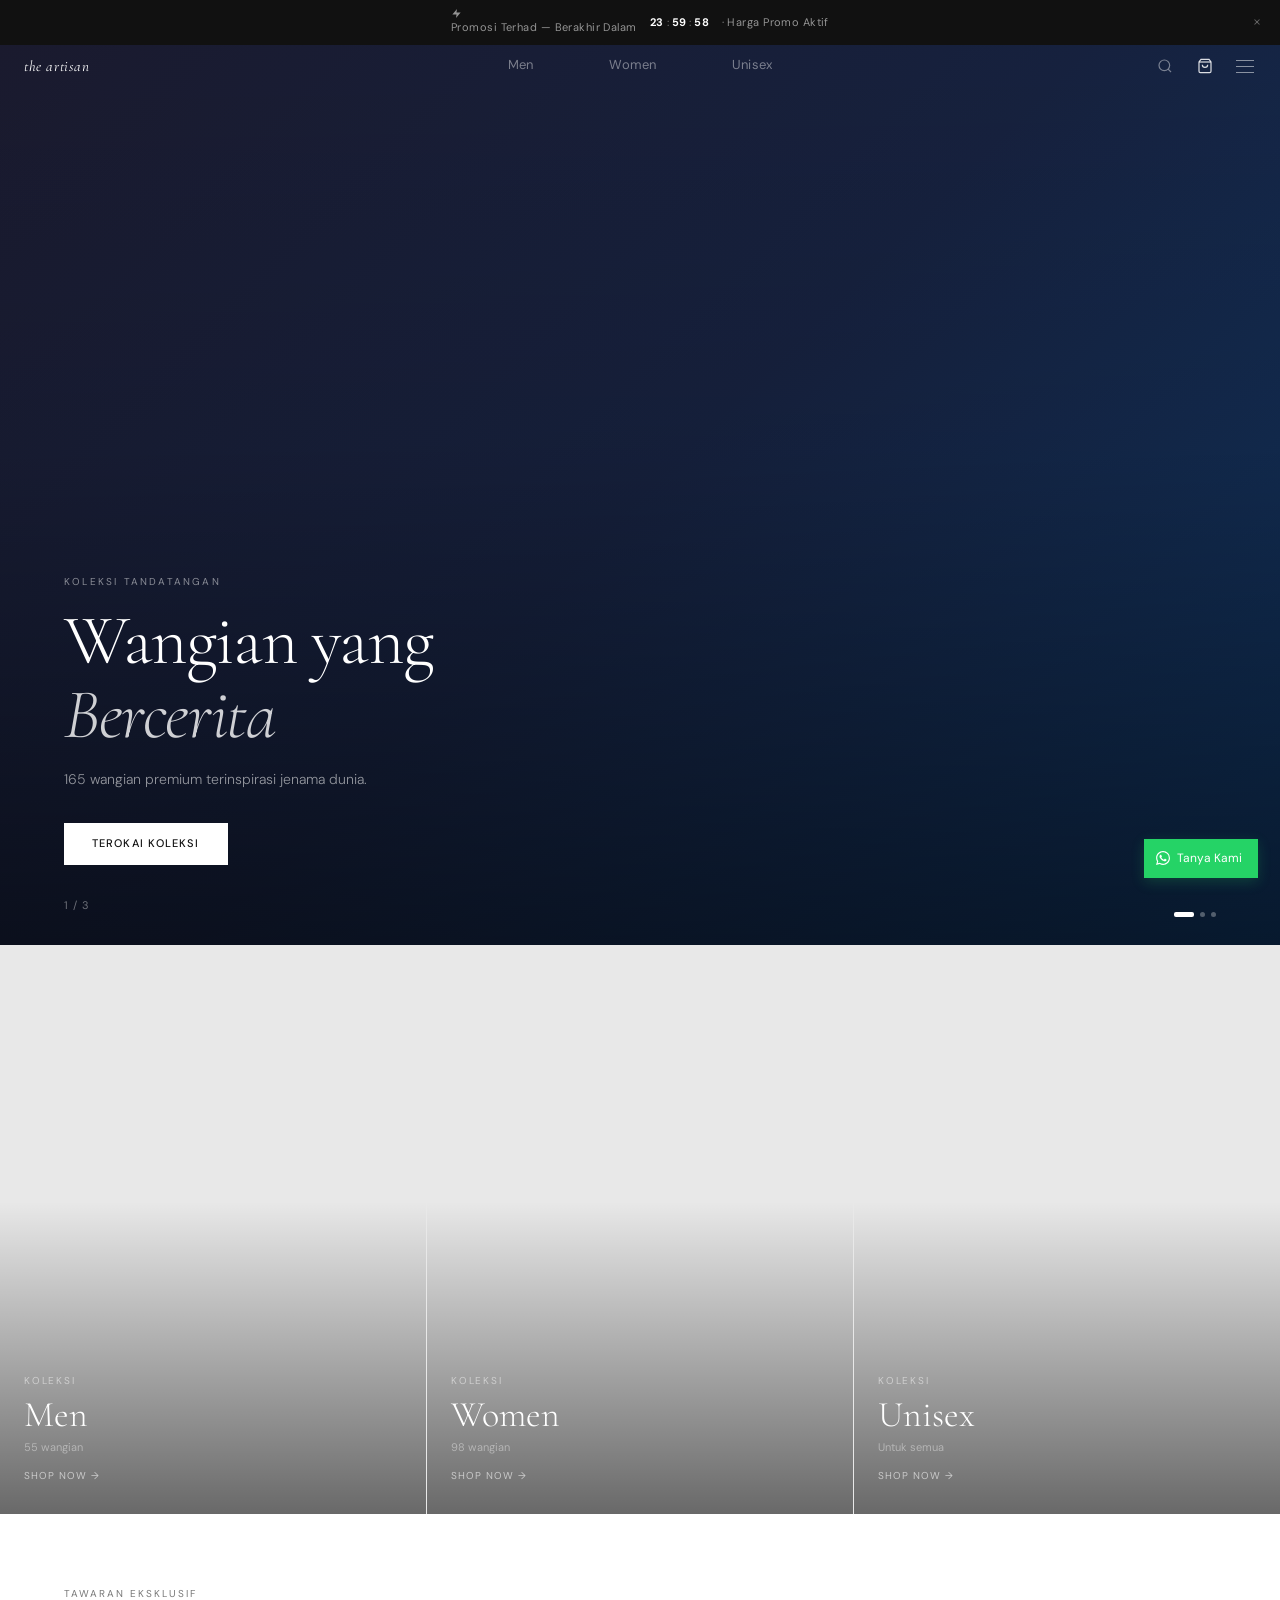
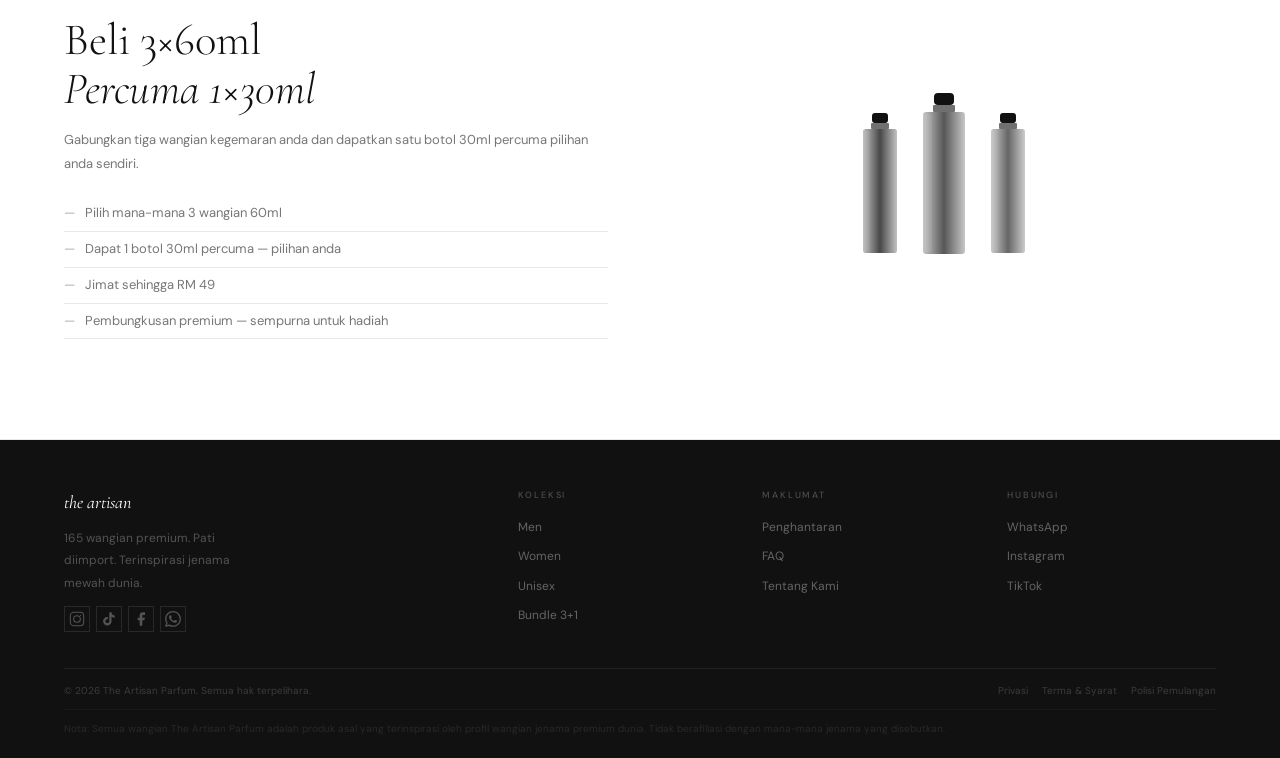
<file: index.html>
<!DOCTYPE html>
<html lang="ms">
<head>
<meta charset="UTF-8">
<meta name="viewport" content="width=device-width, initial-scale=1.0">
<title>The Artisan Parfum</title>
<meta name="description" content="165 wangian premium terinspirasi jenama dunia. 10ml RM25 · 30ml RM49 · 60ml RM79.">
<link rel="icon" href="data:image/svg+xml,<svg xmlns='http://www.w3.org/2000/svg' viewBox='0 0 64 64'><rect width='64' height='64' fill='%23111'/><text x='32' y='46' text-anchor='middle' font-size='38' font-family='Georgia,serif' fill='%23fff'>a</text></svg>">
<link rel="preconnect" href="https://fonts.googleapis.com">
<link rel="preconnect" href="https://fonts.gstatic.com" crossorigin>
<link href="https://fonts.googleapis.com/css2?family=Cormorant+Garamond:ital,wght@0,300;0,400;1,300;1,400&family=DM+Sans:opsz,wght@9..40,300;9..40,400;9..40,500&display=swap" rel="stylesheet">
<link rel="stylesheet" href="css/style_koleksi.css">

</head>
  <style>
    html {
    scroll-behavior: smooth;
}
#collection {
    scroll-margin-top: 80px;
}
  </style>
<body>

<!-- ANNOUNCEMENT BAR -->
<div id="ann">
  <span class="ann-txt">
    <svg width="11" height="11" viewBox="0 0 24 24" fill="currentColor" style="vertical-align:middle;margin-right:4px"><path d="M13 2L3 14h9l-1 8 10-12h-9l1-8z"/></svg>
    Promosi Terhad — Berakhir Dalam
  </span>
  <div class="ann-cd">
    <b id="cdH">23</b><span class="ann-sep">:</span><b id="cdM">59</b><span class="ann-sep">:</span><b id="cdS">47</b>
  </div>
  <span class="ann-txt">· Harga Promo Aktif</span>
  <button id="ann-close" aria-label="Tutup">
    <svg width="10" height="10" viewBox="0 0 24 24" fill="none" stroke="currentColor" stroke-width="2.5"><line x1="18" y1="6" x2="6" y2="18"/><line x1="6" y1="6" x2="18" y2="18"/></svg>
  </button>
</div>

<!-- NAV -->
<nav id="main-nav">
  <a href="index.html" class="nav-logo">the artisan</a>
  <div class="nav-center">
    <ul class="nav-center-links">
      <li><a href="koleksi.html?gender=m" id="nav-men">Men</a></li>
      <li><a href="koleksi.html?gender=w" id="nav-women">Women</a></li>
      <li><a href="koleksi.html?gender=u" id="nav-unisex">Unisex</a></li>
    </ul>
  </div>
  <div class="nav-right">
    <button class="nav-icon" id="nav-search-btn" aria-label="Cari">
      <svg width="16" height="16" viewBox="0 0 24 24" fill="none" stroke="currentColor" stroke-width="1.8"><circle cx="11" cy="11" r="8"/><line x1="21" y1="21" x2="16.65" y2="16.65"/></svg>
    </button>
    <button class="nav-icon" id="nav-cart-btn" aria-label="Troli" style="position:relative">
      <svg width="16" height="16" viewBox="0 0 24 24" fill="none" stroke="currentColor" stroke-width="1.8"><path d="M6 2L3 6v14a2 2 0 002 2h14a2 2 0 002-2V6l-3-4z"/><line x1="3" y1="6" x2="21" y2="6"/><path d="M16 10a4 4 0 01-8 0"/></svg>
      <i class="nav-cart-badge" id="nav-badge">0</i>
    </button>
    <button class="hamburger" id="hamburger" aria-label="Menu" aria-expanded="false">
      <span></span><span></span><span></span>
    </button>
  </div>
</nav>

<!-- SEARCH BAR -->
<div class="nav-search-bar" id="nav-search-bar">
  <div class="nav-search-inner">
    <svg width="15" height="15" viewBox="0 0 24 24" fill="none" stroke="currentColor" stroke-width="2"><circle cx="11" cy="11" r="8"/><line x1="21" y1="21" x2="16.65" y2="16.65"/></svg>
    <input type="text" id="nav-search-input" placeholder="Cari wangian..." autocomplete="off">
    <button onclick="closeNavSearch()" aria-label="Tutup">
      <svg width="15" height="15" viewBox="0 0 24 24" fill="none" stroke="currentColor" stroke-width="2"><line x1="18" y1="6" x2="6" y2="18"/><line x1="6" y1="6" x2="18" y2="18"/></svg>
    </button>
  </div>
</div>

<!-- MEGA MENU  -->
<div class="mega-overlay" id="mega-overlay">
  <div class="mega-inner">
    <div class="mega-tabs">
      <button class="mega-tab active" id="mtab-m" onclick="switchMegaTab('m')">Men</button>
      <button class="mega-tab" id="mtab-w" onclick="switchMegaTab('w')">Women</button>
      <button class="mega-tab" id="mtab-u" onclick="switchMegaTab('u')">Unisex</button>
    </div>
    <div class="mega-search-wrap">
      <svg width="16" height="16" viewBox="0 0 24 24" fill="none" stroke="currentColor" stroke-width="1.8"><circle cx="11" cy="11" r="8"/><line x1="21" y1="21" x2="16.65" y2="16.65"/></svg>
      <input class="mega-search-input" placeholder="Cari wangian..." id="mega-search-input"
        onkeydown="if(event.key==='Enter'){ const q=this.value.trim(); if(q) window.location.href='koleksi.html?q='+encodeURIComponent(q); }">
    </div>
    <!-- Dynamically populated from scent_families Supabase table -->
    <div class="mega-grid" id="mgrid-m"></div>
    <div class="mega-grid hidden" id="mgrid-w"></div>
    <div class="mega-grid hidden" id="mgrid-u"></div>
    <div class="mega-footer-links">
      <a href="tentang.html" onclick="closeMegaMenu()">Tentang Kami</a>
      <a href="faq.html" onclick="closeMegaMenu()">FAQ</a>
      <a href="#shipping" onclick="closeMegaMenu()">Penghantaran</a>
      <a href="https://wa.me/601159003985" target="_blank">WhatsApp</a>
    </div>
  </div>
</div>

<!-- HERO CAROUSEL -->
<section class="hero-carousel" id="top">
  <div class="hc-track" id="hc-track">
    <div class="hc-slide">
      <div class="hc-bg" style="background:linear-gradient(135deg,#1a1a2e 0%,#16213e 50%,#0f3460 100%)"></div>
      <div class="hc-content">
        <div class="hc-eyebrow">Koleksi Tandatangan</div>
        <h1 class="hc-title">Wangian yang<br><em>Bercerita</em></h1>
        <p class="hc-desc">165 wangian premium terinspirasi jenama dunia.</p>
        <a href="#collection" class="hc-btn" onclick="event.preventDefault(); document.getElementById('collection').scrollIntoView({behavior: 'smooth'});">Terokai Koleksi</a>
      </div>
    </div>
    <div class="hc-slide">
      <div class="hc-bg" style="background:linear-gradient(135deg,#111 0%,#222 50%,#111 100%)"></div>
      <div class="hc-content">
        <div class="hc-eyebrow">Untuk Lelaki</div>
        <h1 class="hc-title">55 Wangian<br><em>Maskulin</em></h1>
        <p class="hc-desc">Dari woody smoky hingga fresh aquatic.</p>
        <a href="#collection" class="hc-btn" onclick="event.preventDefault(); document.getElementById('collection').scrollIntoView({behavior: 'smooth'});">Lihat Koleksi Men</a>
      </div>
    </div>
    <div class="hc-slide">
      <div class="hc-bg" style="background:linear-gradient(135deg,#1c1c1e 0%,#2c2c2e 50%,#1c1c1e 100%)"></div>
      <div class="hc-content">
        <div class="hc-eyebrow">Untuk Wanita</div>
        <h1 class="hc-title">98 Wangian<br><em>Feminin</em></h1>
        <p class="hc-desc">Floral intim, oriental hangat, fresh ringan.</p>
        <a href="#collection" class="hc-btn hc-btn--ghost" onclick="event.preventDefault(); document.getElementById('collection').scrollIntoView({behavior: 'smooth'});">Lihat Koleksi Women</a>
      </div>
    </div>
  </div>
  <div class="hc-dots" id="hc-dots">
    <button class="hc-dot active" onclick="hcGoTo(0)"></button>
    <button class="hc-dot" onclick="hcGoTo(1)"></button>
    <button class="hc-dot" onclick="hcGoTo(2)"></button>
  </div>
  <div class="hc-counter"><span id="hc-current">1</span> / <span id="hc-total">3</span></div>
</section>

<!-- ENTRY GRID — populated dynamically from gender_categories table -->
<section class="entry-grid" id="collection">
  <div class="entry-card" id="entry-m" data-gender="m" style="cursor:pointer">
    <div class="entry-card-bg"></div>
    <div class="entry-card-info">
      <div class="entry-card-label">Koleksi</div>
      <div class="entry-card-title">Men</div>
      <div class="entry-card-count" id="entry-m-count">55 wangian</div>
      <div class="entry-card-arrow">Shop Now →</div>
    </div>
  </div>
  <div class="entry-card" id="entry-w" data-gender="w" style="cursor:pointer">
    <div class="entry-card-bg"></div>
    <div class="entry-card-info">
      <div class="entry-card-label">Koleksi</div>
      <div class="entry-card-title">Women</div>
      <div class="entry-card-count" id="entry-w-count">98 wangian</div>
      <div class="entry-card-arrow">Shop Now →</div>
    </div>
  </div>
  <div class="entry-card" id="entry-u" data-gender="u" style="cursor:pointer">
    <div class="entry-card-bg"></div>
    <div class="entry-card-info">
      <div class="entry-card-label">Koleksi</div>
      <div class="entry-card-title">Unisex</div>
      <div class="entry-card-count" id="entry-u-count">Untuk semua</div>
      <div class="entry-card-arrow">Shop Now →</div>
    </div>
  </div>
</section>

<!-- BUNDLE BANNER -->
<section class="bundle-banner reveal" id="bundle">
  <div>
    <div class="bundle-label">Tawaran Eksklusif</div>
    <h2>Beli 3×60ml<br><em>Percuma 1×30ml</em></h2>
    <p class="bundle-body">Gabungkan tiga wangian kegemaran anda dan dapatkan satu botol 30ml percuma pilihan anda sendiri.</p>
    <ul class="bundle-perks">
      <li>Pilih mana-mana 3 wangian 60ml</li>
      <li>Dapat 1 botol 30ml percuma — pilihan anda</li>
      <li>Jimat sehingga RM 49</li>
      <li>Pembungkusan premium — sempurna untuk hadiah</li>
    </ul>
    <!--<a href="" class="btn-primary">Terokai Koleksi 60ml →</a>-->
  </div>
  <div class="bundle-visual-side">
    <div class="bundle-bottles">
      <svg width="48" height="148" viewBox="0 0 48 148" fill="none"><defs><linearGradient id="bv1" x1="0" y1="0" x2="1" y2="0"><stop offset="0%" stop-color="#333" stop-opacity=".3"/><stop offset="50%" stop-color="#333" stop-opacity=".9"/><stop offset="100%" stop-color="#333" stop-opacity=".3"/></linearGradient></defs><rect x="16" y="0" width="16" height="10" rx="3" fill="#111"/><rect x="15" y="10" width="18" height="6" rx="1" fill="#111" opacity=".6"/><rect x="7" y="16" width="34" height="124" rx="2.5" fill="url(#bv1)"/><rect x="9" y="18" width="5" height="120" rx="1" fill="rgba(255,255,255,.06)"/></svg>
      <svg width="60" height="168" viewBox="0 0 60 168" fill="none"><defs><linearGradient id="bv2" x1="0" y1="0" x2="1" y2="0"><stop offset="0%" stop-color="#444" stop-opacity=".3"/><stop offset="50%" stop-color="#444" stop-opacity=".9"/><stop offset="100%" stop-color="#444" stop-opacity=".3"/></linearGradient></defs><rect x="20" y="0" width="20" height="12" rx="4" fill="#111"/><rect x="19" y="12" width="22" height="7" rx="1" fill="#111" opacity=".6"/><rect x="9" y="19" width="42" height="142" rx="3" fill="url(#bv2)"/><rect x="11" y="21" width="7" height="138" rx="1.5" fill="rgba(255,255,255,.06)"/></svg>
      <svg width="48" height="148" viewBox="0 0 48 148" fill="none"><defs><linearGradient id="bv3" x1="0" y1="0" x2="1" y2="0"><stop offset="0%" stop-color="#555" stop-opacity=".3"/><stop offset="50%" stop-color="#555" stop-opacity=".9"/><stop offset="100%" stop-color="#555" stop-opacity=".3"/></linearGradient></defs><rect x="16" y="0" width="16" height="10" rx="3" fill="#111"/><rect x="15" y="10" width="18" height="6" rx="1" fill="#111" opacity=".6"/><rect x="7" y="16" width="34" height="124" rx="2.5" fill="url(#bv3)"/><rect x="9" y="18" width="5" height="120" rx="1" fill="rgba(255,255,255,.06)"/></svg>
    </div>
  </div>
</section>

<!-- FOOTER -->
<footer>
  <div class="footer-grid">
    <div>
      <a href="#top" class="footer-brand">the artisan</a>
      <p class="footer-about">165 wangian premium. Pati diimport. Terinspirasi jenama mewah dunia.</p>
      <div class="footer-socials">
        <a href="#" class="footer-social" aria-label="Instagram">
          <svg width="16" height="16" viewBox="0 0 24 24" fill="none" stroke="currentColor" stroke-width="1.6"><rect x="2" y="2" width="20" height="20" rx="5"/><circle cx="12" cy="12" r="5"/><circle cx="17.5" cy="6.5" r="1" fill="currentColor" stroke="none"/></svg>
        </a>
        <a href="#" class="footer-social" aria-label="TikTok">
          <svg width="16" height="16" viewBox="0 0 24 24" fill="currentColor"><path d="M19.59 6.69a4.83 4.83 0 01-3.77-4.25V2h-3.45v13.67a2.89 2.89 0 01-2.88 2.5 2.89 2.89 0 01-2.89-2.89 2.89 2.89 0 012.89-2.89c.28 0 .54.04.79.1V9.01a6.34 6.34 0 00-.79-.05 6.34 6.34 0 00-6.34 6.34 6.34 6.34 0 006.34 6.34 6.34 6.34 0 006.33-6.34V8.69a8.18 8.18 0 004.78 1.52V6.76a4.85 4.85 0 01-1.01-.07z"/></svg>
        </a>
        <a href="#" class="footer-social" aria-label="Facebook">
          <svg width="16" height="16" viewBox="0 0 24 24" fill="currentColor"><path d="M18 2h-3a5 5 0 00-5 5v3H7v4h3v8h4v-8h3l1-4h-4V7a1 1 0 011-1h3z"/></svg>
        </a>
        <a href="https://wa.me/601159003985" class="footer-social" target="_blank" rel="noopener" aria-label="WhatsApp">
          <svg width="16" height="16" viewBox="0 0 24 24" fill="currentColor"><path d="M17.472 14.382c-.297-.149-1.758-.867-2.03-.967-.273-.099-.471-.148-.67.15-.197.297-.767.966-.94 1.164-.173.199-.347.223-.644.075-.297-.15-1.255-.463-2.39-1.475-.883-.788-1.48-1.761-1.653-2.059-.173-.297-.018-.458.13-.606.134-.133.298-.347.446-.52.149-.174.198-.298.298-.497.099-.198.05-.371-.025-.52-.075-.149-.669-1.612-.916-2.207-.242-.579-.487-.5-.669-.51-.173-.008-.371-.01-.57-.01-.198 0-.52.074-.792.372-.272.297-1.04 1.016-1.04 2.479 0 1.462 1.065 2.875 1.213 3.074.149.198 2.096 3.2 5.077 4.487.709.306 1.262.489 1.694.625.712.227 1.36.195 1.871.118.571-.085 1.758-.719 2.006-1.413.248-.694.248-1.289.173-1.413-.074-.124-.272-.198-.57-.347m-5.421 7.403h-.004a9.87 9.87 0 01-5.031-1.378l-.361-.214-3.741.982.998-3.648-.235-.374a9.86 9.86 0 01-1.51-5.26c.001-5.45 4.436-9.884 9.888-9.884 2.64 0 5.122 1.03 6.988 2.898a9.825 9.825 0 012.893 6.994c-.003 5.45-4.437 9.884-9.885 9.884m8.413-18.297A11.815 11.815 0 0012.05 0C5.495 0 .16 5.335.157 11.892c0 2.096.547 4.142 1.588 5.945L.057 24l6.305-1.654a11.882 11.882 0 005.683 1.448h.005c6.554 0 11.89-5.335 11.893-11.893a11.821 11.821 0 00-3.48-8.413Z"/></svg>
        </a>
      </div>
    </div>
    <div class="footer-col">
      <h5>Koleksi</h5>
      <ul>
        <li><a href="">Men</a></li>
        <li><a href="">Women</a></li>
        <li><a href="">Unisex</a></li>
        <li><a href="#bundle">Bundle 3+1</a></li>
      </ul>
    </div>
    <div class="footer-col">
      <h5>Maklumat</h5>
      <ul>
        <li><a href="#shipping">Penghantaran</a></li>
        <li><a href="faq.html">FAQ</a></li>
        <li><a href="tentang.html">Tentang Kami</a></li>
      </ul>
    </div>
    <div class="footer-col">
      <h5>Hubungi</h5>
      <ul>
        <li><a href="https://wa.me/601159003985" target="_blank">WhatsApp</a></li>
        <li><a href="#">Instagram</a></li>
        <li><a href="#">TikTok</a></li>
      </ul>
    </div>
  </div>
  <div class="footer-bottom">
    <p class="footer-copy">© 2026 The Artisan Parfum. Semua hak terpelihara.</p>
    <div class="footer-legal">
      <a href="#">Privasi</a>
      <a href="#">Terma & Syarat</a>
      <a href="#">Polisi Pemulangan</a>
    </div>
  </div>
  <p class="footer-disclaimer">Nota: Semua wangian The Artisan Parfum adalah produk asal yang terinspirasi oleh profil wangian jenama premium dunia. Tidak berafiliasi dengan mana-mana jenama yang disebutkan.</p>
</footer>

<!-- ===== PRODUCT MODAL (BOTTOM SHEET) - same as koleksi.html ===== -->
<div class="pm-overlay" id="pm-overlay" onclick="if(event.target===this) closeProductModal()">
  <div class="pm-sheet" id="pm-sheet">
    <button class="pm-close" onclick="closeProductModal()" aria-label="Tutup">
      <svg width="12" height="12" viewBox="0 0 24 24" fill="none" stroke="currentColor" stroke-width="2.5"><line x1="18" y1="6" x2="6" y2="18"/><line x1="6" y1="6" x2="18" y2="18"/></svg>
    </button>

    <!-- HEADER -->
   <div class="pm-header" style="display: flex; align-items: flex-start; gap: 20px;">

     <div class="pm-header-bottle" id="pm-bottle-wrap" style="
    width: 100px; 
    height: 140px; 
    display: flex; 
    align-items: center; 
    justify-content: center; 
    flex-shrink: 0;
  ">

    <img src="images/perfume-bottle.png" alt="bottle" style="
      height: 80px; 
      width: auto; 
      object-fit: contain; 
      background-color: black;
    ">
  </div>

  <div class="pm-header-info">
    <p class="pm-insp" id="pm-insp-text"></p>
    <p class="pm-insp-detail" id="pm-insp-detail" style="font-size:11px;color:#aaa;margin:-8px 0 8px 0"></p>
    <h2 class="pm-name" id="pm-name-text"></h2>
    <p class="pm-family" id="pm-family-text"></p>
    
    <div class="pm-prices">
      <span class="pm-price-from">Dari</span>
      <span class="pm-price-main" id="pm-price-main">RM —</span>
      <span class="pm-price-old" id="pm-price-old"></span>
    </div>
    
    <div class="pm-stock-info" id="pm-stock-info">
      <span class="pm-stock-dot" id="pm-stock-dot"></span>
      <span id="pm-stock-text"></span>
    </div>
  </div>
</div>

    <!-- SCENT VARIATIONS -->
    <div class="pm-section" id="pm-scents-section">
      <div class="pm-section-label">Pilih Wangian</div>
      <div class="scent-variations" id="pm-scents-wrap"></div>
    </div>

    <!-- SIZE -->
    <div class="pm-section">
      <div class="pm-section-label">Saiz & Harga</div>
      <div class="size-options">
        <button class="size-btn" id="size-10" onclick="selectSize('10ml')">
          <span class="ml">10ml</span>
          <span class="price-now" id="sz-price-10">RM —</span>
          <span class="price-was" id="sz-was-10"></span>
        </button>
        <button class="size-btn" id="size-30" onclick="selectSize('30ml')">
          <span class="ml">30ml</span>
          <span class="price-now" id="sz-price-30">RM —</span>
          <span class="price-was" id="sz-was-30"></span>
        </button>
        <button class="size-btn" id="size-60" onclick="selectSize('60ml')">
          <span class="ml">60ml</span>
          <span class="price-now" id="sz-price-60">RM —</span>
          <span class="price-was" id="sz-was-60"></span>
        </button>
      </div>
    </div>

    <!-- QUANTITY -->
    <div class="pm-section">
      <div class="pm-section-label">Kuantiti</div>
      <div class="qty-row">
        <div class="qty-stepper">
          <button class="qty-step-btn" onclick="changeQty(-1)">−</button>
          <div class="qty-display" id="qty-display">1</div>
          <button class="qty-step-btn" onclick="changeQty(1)">+</button>
        </div>
        <span class="qty-hint" id="qty-stock-hint"></span>
      </div>
    </div>
  </div>
</div>

<!-- STICKY FOOTER -->
<div class="pm-footer" id="pm-footer" style="display:none; position:fixed; bottom:0; left:0; right:0; z-index:905;">
  <div class="pm-total-display">
    <div class="pm-total-label">Jumlah</div>
    <div class="pm-total-value" id="pm-total-display">RM —</div>
  </div>
  <button class="btn-add-to-cart-main" id="pm-add-btn" onclick="modalAddToCart()">
    + Tambah ke Troli
  </button>
</div>

<!-- CART PANEL -->
<div class="cart-overlay" id="cart-overlay" onclick="if(event.target===this) closeCart()"></div>
<aside class="cart-panel" id="cart-panel" aria-label="Troli" aria-modal="true">
  <div class="cart-header">
    <div>
      <div class="cart-header-title">Troli</div>
      <span class="cart-header-count" id="cart-count-label"></span>
    </div>
    <button class="cart-close" onclick="closeCart()" aria-label="Tutup">
      <svg width="14" height="14" viewBox="0 0 24 24" fill="none" stroke="currentColor" stroke-width="2.5"><line x1="18" y1="6" x2="6" y2="18"/><line x1="6" y1="6" x2="18" y2="18"/></svg>
    </button>
  </div>
  <div class="cart-body" id="cart-body">
    <div class="cart-empty" id="cart-empty">
      <p>Troli kosong</p>
      <span>Tambah wangian untuk mula membeli</span>
    </div>
    <div id="cart-items-list"></div>
    <div class="cart-bundle-hint" id="bundle-hint" style="display:none"></div>
    <div class="cart-countdown" id="cart-countdown" style="display:none">
      <svg width="14" height="14" viewBox="0 0 24 24" fill="none" stroke="currentColor" stroke-width="1.8"><path d="M5 22h14M5 2h14M17 22v-4.17a2 2 0 00-.59-1.42L12 12l-4.41 4.41A2 2 0 007 17.83V22M7 2v4.17a2 2 0 00.59 1.42L12 12l4.41-4.41A2 2 0 0017 6.17V2"/></svg>
      <div>
        <div class="cart-cd-label">Troli disimpan selama</div>
        <span class="cart-cd-time" id="cart-cd-display">15:00</span>
      </div>
    </div>
  </div>
  <div class="cart-footer" id="cart-footer" style="display:none">
    <div class="cart-total-row">
      <span class="cart-total-label">Jumlah</span>
      <span class="cart-total-value" id="cart-total-display">RM 0</span>
    </div>
    <div class="cart-savings" id="cart-savings-display"></div>
    <button class="btn-proceed-checkout" onclick="openOrderModal()">Teruskan ke Bayaran →</button>
   <!-- <button class="btn-whatsapp-order" onclick="sendCartViaWhatsApp()">
      <svg width="12" height="12" viewBox="0 0 24 24" fill="currentColor"><path d="M17.472 14.382c-.297-.149-1.758-.867-2.03-.967-.273-.099-.471-.148-.67.15-.197.297-.767.966-.94 1.164-.173.199-.347.223-.644.075-.297-.15-1.255-.463-2.39-1.475-.883-.788-1.48-1.761-1.653-2.059-.173-.297-.018-.458.13-.606.134-.133.298-.347.446-.52.149-.174.198-.298.298-.497.099-.198.05-.371-.025-.52-.075-.149-.669-1.612-.916-2.207-.242-.579-.487-.5-.669-.51-.173-.008-.371-.01-.57-.01-.198 0-.52.074-.792.372-.272.297-1.04 1.016-1.04 2.479 0 1.462 1.065 2.875 1.213 3.074.149.198 2.096 3.2 5.077 4.487.709.306 1.262.489 1.694.625.712.227 1.36.195 1.871.118.571-.085 1.758-.719 2.006-1.413.248-.694.248-1.289.173-1.413-.074-.124-.272-.198-.57-.347m-5.421 7.403h-.004a9.87 9.87 0 01-5.031-1.378l-.361-.214-3.741.982.998-3.648-.235-.374a9.86 9.86 0 01-1.51-5.26c.001-5.45 4.436-9.884 9.888-9.884 2.64 0 5.122 1.03 6.988 2.898a9.825 9.825 0 012.893 6.994c-.003 5.45-4.437 9.884-9.885 9.884m8.413-18.297A11.815 11.815 0 0012.05 0C5.495 0 .16 5.335.157 11.892c0 2.096.547 4.142 1.588 5.945L.057 24l6.305-1.654a11.882 11.882 0 005.683 1.448h.005c6.554 0 11.89-5.335 11.893-11.893a11.821 11.821 0 00-3.48-8.413Z"/></svg>
      Pesan via WhatsApp
    </button>-->
  </div>
</aside>

<!-- ORDER MODAL -->
<div class="modal-overlay" id="modal-overlay" onclick="if(event.target===this) closeOrderModal()" role="dialog" aria-modal="true" aria-labelledby="modal-title">
  <div class="modal-box">
    <button class="modal-close" onclick="closeOrderModal()" aria-label="Tutup">
      <svg width="14" height="14" viewBox="0 0 24 24" fill="none" stroke="currentColor" stroke-width="2.5"><line x1="18" y1="6" x2="6" y2="18"/><line x1="6" y1="6" x2="18" y2="18"/></svg>
    </button>
    <div id="modal-form">
      <div class="modal-eyebrow">Maklumat Penghantaran</div>
      <h2 class="modal-title" id="modal-title">Sahkan Pesanan</h2>
      <p class="modal-subtitle">Isi maklumat di bawah untuk meneruskan pembayaran.</p>
      <div class="order-summary" id="modal-order-summary"></div>
      <div class="form-group"><label for="field-name">Nama Penuh *</label><input type="text" id="field-name" placeholder="Nama anda" autocomplete="name"><div class="form-error" id="err-name">Nama tidak sah (minimum 3 huruf)</div></div>
      <div class="form-group"><label for="field-phone">No. Telefon *</label><input type="tel" id="field-phone" placeholder="01X-XXXXXXX" autocomplete="tel"><div class="form-error" id="err-phone">No. telefon tidak sah</div></div>
      <div class="form-group"><label for="field-email">Emel <span style="color:var(--muted)">(Opsyen)</span></label><input type="email" id="field-email" placeholder="email@contoh.com" autocomplete="email"><div class="form-error" id="err-email">Emel tidak sah</div></div>
      <div class="form-group"><label for="field-address">Alamat Penghantaran *</label><textarea id="field-address" placeholder="No. rumah, jalan, taman..." autocomplete="street-address"></textarea><div class="form-error" id="err-address">Sila masukkan alamat lengkap</div></div>
      <div class="form-row">
        <div class="form-group"><label for="field-state">Negeri *</label>
          <select id="field-state"><option value="">Pilih Negeri</option><option>Johor</option><option>Kedah</option><option>Kelantan</option><option>Melaka</option><option>Negeri Sembilan</option><option>Pahang</option><option>Perak</option><option>Perlis</option><option>Pulau Pinang</option><option>Sabah</option><option>Sarawak</option><option>Selangor</option><option>Terengganu</option><option>W.P. Kuala Lumpur</option><option>W.P. Labuan</option><option>W.P. Putrajaya</option></select>
          <div class="form-error" id="err-state">Sila pilih negeri</div></div>
        <div class="form-group"><label for="field-postcode">Poskod *</label><input type="text" id="field-postcode" placeholder="XXXXX" maxlength="5"><div class="form-error" id="err-postcode">Poskod tidak sah (5 digit)</div></div>
      </div>
      <div class="form-group"><label for="field-note">Nota (Opsyen)</label><input type="text" id="field-note" placeholder="Pilihan 30ml percuma, arahan khas..."></div>
      <div class="form-total-row">
        <span class="form-total-label">Jumlah Bayaran</span>
        <span class="form-total-value" id="modal-total-display">RM 0</span>
      </div>
      <button class="btn-submit" id="submit-btn" onclick="handleOrderSubmit()">Sahkan & Bayar via ToyyibPay →</button>
      <p class="form-security-note">
        <svg width="11" height="11" viewBox="0 0 24 24" fill="none" stroke="currentColor" stroke-width="2" style="vertical-align:middle;margin-right:3px"><rect x="3" y="11" width="18" height="11" rx="2"/><path d="M7 11V7a5 5 0 0110 0v4"/></svg>
        FPX · Kad Kredit · eWallet
      </p>
    </div>
    <div class="modal-loading" id="modal-loading"><div class="spinner"></div><p style="font-size:11px;color:var(--muted);letter-spacing:.06em">Memproses pesanan...</p></div>
    <div class="modal-success" id="modal-success">
      <div class="success-icon">
        <svg width="42" height="42" viewBox="0 0 24 24" fill="none" stroke="currentColor" stroke-width="1.5"><circle cx="12" cy="12" r="10"/><polyline points="8 12 11 15 16 9"/></svg>
      </div>
      <h3>Pesanan Dihantar!</h3>
      <p>Pasukan kami akan menghubungi anda melalui <strong>WhatsApp</strong> dalam masa 1–2 jam.<br><br>Sila semak mesej WhatsApp anda.</p>
      <div class="success-tag">selamat datang ke the artisan parfum.</div>
    </div>
  </div>
</div>

<!-- PROMO POPUP -->
<div class="promo-popup-overlay" id="promo-overlay" onclick="if(event.target===this)closePromoPopup()">
  <div class="promo-popup">
    <button class="promo-close" onclick="closePromoPopup()" aria-label="Tutup">
      <svg width="12" height="12" viewBox="0 0 24 24" fill="none" stroke="currentColor" stroke-width="2.5"><line x1="18" y1="6" x2="6" y2="18"/><line x1="6" y1="6" x2="18" y2="18"/></svg>
    </button>
    <div class="promo-popup-img" id="promo-popup-img-wrap">
      <svg viewBox="0 0 420 480" fill="none" xmlns="http://www.w3.org/2000/svg" width="100%" height="100%">
        <rect width="420" height="480" fill="#f0ede8"/>
        <defs>
          <linearGradient id="pb1" x1="0" y1="0" x2="1" y2="0"><stop offset="0%" stop-color="#333" stop-opacity=".2"/><stop offset="50%" stop-color="#333" stop-opacity=".85"/><stop offset="100%" stop-color="#333" stop-opacity=".2"/></linearGradient>
          <linearGradient id="pb2" x1="0" y1="0" x2="1" y2="0"><stop offset="0%" stop-color="#111" stop-opacity=".25"/><stop offset="50%" stop-color="#111" stop-opacity=".9"/><stop offset="100%" stop-color="#111" stop-opacity=".25"/></linearGradient>
          <linearGradient id="pb3" x1="0" y1="0" x2="1" y2="0"><stop offset="0%" stop-color="#555" stop-opacity=".2"/><stop offset="50%" stop-color="#555" stop-opacity=".85"/><stop offset="100%" stop-color="#555" stop-opacity=".2"/></linearGradient>
        </defs>
        <rect x="40" y="300" width="340" height="10" rx="3" fill="rgba(0,0,0,.08)"/>
        <rect x="78" y="174" width="13" height="10" rx="2.5" fill="#111"/><rect x="77" y="184" width="15" height="5" rx="1" fill="#111" opacity=".55"/><rect x="69" y="189" width="30" height="112" rx="2.5" fill="url(#pb1)"/><rect x="71" y="191" width="4.5" height="108" rx="1" fill="rgba(255,255,255,.07)"/>
        <rect x="200" y="148" width="20" height="13" rx="4" fill="#111"/><rect x="199" y="161" width="22" height="7" rx="1" fill="#111" opacity=".55"/><rect x="190" y="168" width="40" height="136" rx="3" fill="url(#pb2)"/><rect x="192" y="170" width="6" height="132" rx="1.5" fill="rgba(255,255,255,.07)"/>
        <rect x="314" y="182" width="13" height="10" rx="2.5" fill="#111"/><rect x="313" y="192" width="15" height="5" rx="1" fill="#111" opacity=".55"/><rect x="305" y="197" width="30" height="106" rx="2.5" fill="url(#pb3)"/><rect x="307" y="199" width="4.5" height="102" rx="1" fill="rgba(255,255,255,.07)"/>
        <rect x="336" y="206" width="50" height="18" rx="2" fill="#111"/>
        <text x="361" y="219" text-anchor="middle" font-family="Georgia,serif" font-size="8" fill="#fff" letter-spacing="1.5">PERCUMA</text>
        <text x="210" y="338" text-anchor="middle" font-family="Georgia,serif" font-size="9" font-style="italic" fill="rgba(0,0,0,.2)" letter-spacing="2">the artisan parfum</text>
      </svg>
    </div>
    <div class="promo-popup-body">
      <div class="promo-popup-eyebrow">Tawaran Eksklusif</div>
      <h2 class="promo-popup-title">Beli <em>3×60ml</em><br>Percuma <em>1×30ml</em></h2>
      <p class="promo-popup-desc">Pilih mana-mana 3 wangian 60ml dan dapatkan 1 botol 30ml percuma pilihan anda.</p>
      <p class="promo-popup-saving">Jimat sehingga <strong>RM 49</strong></p>
      <a href="#bundle" class="promo-popup-cta" onclick="closePromoPopup()">Beli Sekarang →</a>
      <label class="promo-popup-check">
        <input type="checkbox" id="promo-dont-show" onchange="handleDontShow(this)">
        <span>Jangan tunjuk lagi</span>
      </label>
    </div>
  </div>
</div>

<!-- FLOAT BUTTONS -->
<a href="https://wa.me/601159003985?text=Salam%2C+saya+ingin+bertanya+tentang+The+Artisan+Parfum." class="float-wa" target="_blank" rel="noopener" aria-label="WhatsApp">
  <span class="float-wa-icon"><svg width="14" height="14" viewBox="0 0 24 24" fill="currentColor"><path d="M17.472 14.382c-.297-.149-1.758-.867-2.03-.967-.273-.099-.471-.148-.67.15-.197.297-.767.966-.94 1.164-.173.199-.347.223-.644.075-.297-.15-1.255-.463-2.39-1.475-.883-.788-1.48-1.761-1.653-2.059-.173-.297-.018-.458.13-.606.134-.133.298-.347.446-.52.149-.174.198-.298.298-.497.099-.198.05-.371-.025-.52-.075-.149-.669-1.612-.916-2.207-.242-.579-.487-.5-.669-.51-.173-.008-.371-.01-.57-.01-.198 0-.52.074-.792.372-.272.297-1.04 1.016-1.04 2.479 0 1.462 1.065 2.875 1.213 3.074.149.198 2.096 3.2 5.077 4.487.709.306 1.262.489 1.694.625.712.227 1.36.195 1.871.118.571-.085 1.758-.719 2.006-1.413.248-.694.248-1.289.173-1.413-.074-.124-.272-.198-.57-.347m-5.421 7.403h-.004a9.87 9.87 0 01-5.031-1.378l-.361-.214-3.741.982.998-3.648-.235-.374a9.86 9.86 0 01-1.51-5.26c.001-5.45 4.436-9.884 9.888-9.884 2.64 0 5.122 1.03 6.988 2.898a9.825 9.825 0 012.893 6.994c-.003 5.45-4.437 9.884-9.885 9.884m8.413-18.297A11.815 11.815 0 0012.05 0C5.495 0 .16 5.335.157 11.892c0 2.096.547 4.142 1.588 5.945L.057 24l6.305-1.654a11.882 11.882 0 005.683 1.448h.005c6.554 0 11.89-5.335 11.893-11.893a11.821 11.821 0 00-3.48-8.413Z"/></svg></span>
  <span class="float-wa-text">Tanya Kami</span>
</a>
<div class="float-cart" id="float-cart" onclick="openCart(event)" role="button" tabindex="0" aria-label="Buka troli">
  <div class="float-cart-badge" id="float-cart-badge">0</div>
  <span class="float-cart-label">Troli</span>
</div>

<button id="theme-toggle" style="display:none" aria-hidden="true"></button>

<script src="js/config.js"></script>
<script src="js/products.js"></script>
<script src="js/cart.js"></script>
<script src="js/ui.js"></script>
<script src="js/main.js"></script>

<script>
/* ── Load scent families into mega menu grids from Supabase ── */
async function loadScentFamilies() {
  try {
    const rows = await sbFetch('scent_families?active=eq.true&order=sort_order.asc');
    if (!rows || !rows.length) return renderFallbackFamilies();
    const grids = { m: document.getElementById('mgrid-m'), w: document.getElementById('mgrid-w'), u: document.getElementById('mgrid-u') };
    Object.values(grids).forEach(g => { if(g) g.innerHTML = ''; });
    rows.forEach(fam => {
      const genders = (fam.genders || 'mwu').split('');
      genders.forEach(g => {
        if (!grids[g]) return;
        const href = fam.href || ('koleksi.html?gender=' + g + (fam.slug ? '&family=' + encodeURIComponent(fam.slug) : ''));
        const a = document.createElement('a');
        a.href = href;
        a.className = 'mega-item';
        a.innerHTML = '<div class="mega-item-bg" style="background-color:#1a1a2a;' +
          (fam.image_url ? 'background-image:url(\'' + fam.image_url + '\');background-size:cover;background-position:center;' : '') +
          '"></div><div class="mega-item-overlay"></div><div class="mega-item-label">' + fam.name + '</div>';
        grids[g].appendChild(a);
      });
    });
  } catch(e) { renderFallbackFamilies(); }
}

function renderFallbackFamilies() {
  const fallback = {
    m: [['Woody & Smoky','#1a1a2e'],['Fresh & Aquatic','#0d1a2e'],['Citrus & Aromatic','#1a1400'],['Oriental & Spicy','#2e0d0d'],['Fougere','#0d2e0d'],['Bestsellers','#1a1a1a'],['New Arrivals','#111'],['Bundle 3+1','#0a0a0a']],
    w: [['Floral','#2e0d1a'],['Rose & Oud','#1a0a0a'],['Sweet & Gourmand','#1a0d00'],['Oriental & Warm','#1a1000'],['Fresh & Light','#0d1a1a'],['Bestsellers','#1a1a1a'],['New Arrivals','#111'],['Bundle 3+1','#0a0a0a']],
    u: [['Woody','#1a1a0d'],['Green & Earthy','#0d1a0d'],['Aquatic','#0d1a2e'],['Clean & Musky','#1a1a2e'],['Bestsellers','#1a1a1a'],['Bundle 3+1','#0a0a0a']]
  };
  const hrefs = { m:'koleksi.html?gender=m', w:'koleksi.html?gender=w', u:'koleksi.html?gender=u' };
  Object.entries(fallback).forEach(([g, items]) => {
    const grid = document.getElementById('mgrid-' + g);
    if (!grid) return;
    items.forEach(([name, bg]) => {
      const a = document.createElement('a');
      a.href = hrefs[g];
      a.className = 'mega-item';
      a.innerHTML = '<div class="mega-item-bg" style="background:' + bg + '"></div><div class="mega-item-overlay"></div><div class="mega-item-label">' + name + '</div>';
      grid.appendChild(a);
    });
  });
}

/* ── Load gender category images/text from Supabase ── */
async function loadGenderCategories() {
  try {
    const rows = await sbFetch('gender_categories?order=sort_order.asc');
    if (!rows || !rows.length) return;
    rows.forEach(cat => {
      const card = document.getElementById('entry-' + cat.gender);
      if (!card) return;
      const bg = card.querySelector('.entry-card-bg');
      if (cat.image_url && bg) {
        // IMPORTANT: Clear any existing background and set the image
        bg.style.background = '';
        bg.style.backgroundImage = `url('${cat.image_url}')`;
        bg.style.backgroundSize = 'cover';
        bg.style.backgroundPosition = 'center';
      } else if (cat.bg_color && bg) {
        bg.style.background = cat.bg_color;
        bg.style.backgroundImage = 'none';
      }
      if (cat.title) { 
        const el = card.querySelector('.entry-card-title'); 
        if(el) el.textContent = cat.title; 
      }
      if (cat.subtitle) { 
        const el = document.getElementById('entry-' + cat.gender + '-count'); 
        if(el) el.textContent = cat.subtitle; 
      }
    });
  } catch(e) { 
    console.error('Error loading gender categories:', e);
  }
}

  /* ── Load Carousel Slides from Supabase ── */
async function loadCarouselSlides() {
  try {
    const rows = await sbFetch('carousel_slides?active=eq.true&order=slide_order.asc');
    if (!rows || !rows.length) return;
    
    const track = document.getElementById('hc-track');
    const dotsContainer = document.getElementById('hc-dots');
    const slides = [];
    
    // Clear existing content
    track.innerHTML = '';
    dotsContainer.innerHTML = '';
    
    rows.forEach((slide, index) => {
      // Create slide
      const slideDiv = document.createElement('div');
      slideDiv.className = 'hc-slide';
      
      // Background - use image if available, otherwise gradient
      const bgDiv = document.createElement('div');
      bgDiv.className = 'hc-bg';
      if (slide.bg_image_url) {
        bgDiv.style.backgroundImage = `url('${slide.bg_image_url}')`;
        bgDiv.style.backgroundSize = 'cover';
        bgDiv.style.backgroundPosition = 'center';
      } else if (slide.bg_gradient) {
        bgDiv.style.background = slide.bg_gradient;
      }
      
      // Content
      const contentDiv = document.createElement('div');
      contentDiv.className = 'hc-content';
      contentDiv.innerHTML = `
        <div class="hc-eyebrow">${slide.eyebrow || ''}</div>
        <h1 class="hc-title">${slide.title || ''}<br><em>${slide.title_em || ''}</em></h1>
        <p class="hc-desc">${slide.description || ''}</p>
        <a href="#collection" class="hc-btn ${slide.btn_onclick?.includes('gender=w') ? 'hc-btn--ghost' : ''}" onclick="event.preventDefault(); document.getElementById('collection').scrollIntoView({behavior:'smooth'})">${slide.btn_text || 'Terokai Koleksi'}</a>
      `;
      
      slideDiv.appendChild(bgDiv);
      slideDiv.appendChild(contentDiv);
      track.appendChild(slideDiv);
      
      // Create dot
      const dot = document.createElement('button');
      dot.className = 'hc-dot' + (index === 0 ? ' active' : '');
      dot.setAttribute('onclick', `hcGoTo(${index})`);
      dotsContainer.appendChild(dot);
    });
    
    // Update total counter
    document.getElementById('hc-total').textContent = rows.length;
    
  } catch(e) {
    console.error('Error loading carousel slides:', e);
  }
}

// Open product modal for a specific product by ID (function to be used from koleksi.html modal code)
let PRODUCTS_GLOBAL = [];

async function openProductModalByGender(gender) {
  // Wait for products to load if needed
  if (!PRODUCTS_GLOBAL || PRODUCTS_GLOBAL.length === 0) {
    await loadProductsForModal();
  }
  const product = PRODUCTS_GLOBAL.find(p => p.gender === gender);
  if (product && typeof window.openProductModal === 'function') {
    window.openProductModal(product.id);
  } else if (product && window.openProductModalFromIndex) {
    window.openProductModalFromIndex(product.id);
  } else {
    // Fallback - navigate to koleksi.html with gender filter
    window.location.href = 'koleksi.html?gender=' + gender;
  }
}

async function loadProductsForModal() {
  try {
    const rows = await sbFetch('products?active=eq.true&order=id.asc&select=*');
    PRODUCTS_GLOBAL = rows || [];
    // Also store globally for the modal functions
    window.PRODUCTS_FOR_MODAL = PRODUCTS_GLOBAL;
  } catch(e) {
    console.error('Failed to load products', e);
  }
}

async function handleEntryCardClick(gender) {
  if (!window.PRODUCTS_FOR_MODAL || window.PRODUCTS_FOR_MODAL.length === 0) {
    await loadProductsForModal();
  }
  const product = window.PRODUCTS_FOR_MODAL.find(p => p.gender === gender);
  if (product) {
    window.openProductModalFromIndex(product.id);
  } else {
    window.location.href = 'koleksi.html?gender=' + gender;
  }
}

  async function loadPricing() {
  try {
    const rows = await sbFetch('pricing?select=size,normal_price,promo_price');
    if (rows && rows.length) {
      rows.forEach(r => {
        CONFIG.PRICES[r.size] = { normal: r.normal_price, promo: r.promo_price };
      });
    }
  } catch(e) { /* keep defaults */ }
}

document.getElementById('entry-m').addEventListener('click', () => handleEntryCardClick('m'));
document.getElementById('entry-w').addEventListener('click', () => handleEntryCardClick('w'));
document.getElementById('entry-u').addEventListener('click', () => handleEntryCardClick('u'));

 document.addEventListener('DOMContentLoaded', async () => {
  await loadPricing(); // ← load prices FIRST before modal loads
  loadScentFamilies();
  loadGenderCategories();
  loadProductsForModal();
  loadCarouselSlides();
   await loadPromoPopup();
});
  
</script>

<!-- Include the modal functions from koleksi.html (reused) -->
<script>
  function getStock(id) {
  const s = JSON.parse(localStorage.getItem(CONFIG.KEYS.STOCK) || '{}');
  const p = (window.PRODUCTS_FOR_MODAL || []).find(x => x.id === id);
  return s[id] !== undefined ? s[id] : (p?.stock ?? CONFIG.INITIAL_STOCK);
}

function decrementStock(id, qty = 1) {
  const s = JSON.parse(localStorage.getItem(CONFIG.KEYS.STOCK) || '{}');
  s[id] = Math.max(0, (s[id] ?? CONFIG.INITIAL_STOCK) - qty);
  localStorage.setItem(CONFIG.KEYS.STOCK, JSON.stringify(s));
  sbFetch('products?id=eq.' + id, { method: 'PATCH', headers: { 'Prefer': 'return=minimal' }, body: JSON.stringify({ stock: s[id] }) }).catch(() => {});
}
'use strict';

// Modal state
let modalProductId  = null;
let modalScent      = null;
let modalSize       = null;
let modalQty        = 1;

// Helper functions needed for modal
function createMiniBottleSVG(cap, rgbStr) {

  return `<img src="images/perfume-bottle.png" alt="bottle" style="height:100px;width:auto;object-fit:contain;">`;

}

// Expose openProductModal globally
window.openProductModalFromIndex = function(productId) {
  const p = window.PRODUCTS_FOR_MODAL?.find(x => x.id === productId);
  if (!p) return;
  
  modalProductId = productId;
  modalScent = productId;
  modalSize = null;
  modalQty = 1;
  
  // Update inspired by text
  document.getElementById('pm-insp-text').innerHTML = `Terinspirasi oleh <strong>${p.inspired_by}</strong>`;
  document.getElementById('pm-insp-detail').textContent = p.inspired_detail || '';
  document.getElementById('pm-name-text').textContent = p.name;
  document.getElementById('pm-family-text').textContent = p.family + (p.notes ? ' · ' + p.notes : '');

  const pr = CONFIG.PRICES;
  document.getElementById('pm-price-main').textContent = 'RM ' + pr['10ml'].promo;
  document.getElementById('pm-price-old').textContent = 'RM ' + pr['10ml'].normal;
  document.getElementById('sz-price-10').textContent = 'RM ' + pr['10ml'].promo;
  document.getElementById('sz-was-10').textContent = 'RM ' + pr['10ml'].normal;
  document.getElementById('sz-price-30').textContent = 'RM ' + pr['30ml'].promo;
  document.getElementById('sz-was-30').textContent = 'RM ' + pr['30ml'].normal;
  document.getElementById('sz-price-60').textContent = 'RM ' + pr['60ml'].promo;
  document.getElementById('sz-was-60').textContent = 'RM ' + pr['60ml'].normal;

  const stk = getStock(productId);
  const dot = document.getElementById('pm-stock-dot');
  dot.className = 'pm-stock-dot' + (stk === 0 ? ' out' : stk <= 8 ? ' low' : '');
  document.getElementById('pm-stock-text').textContent = stk === 0 ? 'Stok habis' : stk <= 8 ? `Hanya ${stk} unit berbaki!` : `${stk} unit tersedia`;
  document.getElementById('qty-stock-hint').textContent = stk > 0 ? `Maks ${Math.min(stk, 10)} unit` : '';

  buildScentVariationsIndex(p);
  document.querySelectorAll('.size-btn').forEach(b => b.classList.remove('selected'));
  document.getElementById('qty-display').textContent = '1';
  updateModalTotalIndex();

  const footer = document.getElementById('pm-footer');
  footer.style.display = 'flex';
  document.getElementById('pm-add-btn').textContent = '+ Tambah ke Troli';
  document.getElementById('pm-add-btn').classList.remove('added');
  document.getElementById('pm-add-btn').disabled = stk === 0;

  document.getElementById('pm-overlay').classList.add('visible');
  document.body.classList.add('lock');
  document.getElementById('pm-sheet').scrollTop = 0;

  const bottleWrap = document.getElementById('pm-bottle-wrap');
if (bottleWrap) {
  bottleWrap.innerHTML = createMiniBottleSVG(p.cap_color, p.rgb);
}
};

function buildScentVariationsIndex(currentProduct) {
  const sameGender = window.PRODUCTS_FOR_MODAL?.filter(p => p.gender === currentProduct.gender) || [];
  const wrap = document.getElementById('pm-scents-wrap');

  if (sameGender.length <= 1) {
    document.getElementById('pm-scents-section').style.display = 'none';
    modalScent = currentProduct.id;
    return;
  }

  document.getElementById('pm-scents-section').style.display = 'block';
  wrap.innerHTML = sameGender.map((p, i) => {
    const stk = getStock(p.id);
    const isOut = stk === 0;
    let badgeHtml = '';
    if (p.badge === 'Hot' || p.badge === 'Bestseller') badgeHtml = `<span class="scent-chip-hot chip-badge-hot">${p.badge}</span>`;
    else if (p.badge === 'New') badgeHtml = `<span class="scent-chip-hot chip-badge-new">New</span>`;
    const isCurrent = p.id === currentProduct.id;
    return `<button class="scent-chip-btn${isOut ? ' out-chip' : ''}${isCurrent ? ' selected' : ''}" data-scent-id="${p.id}" onclick="selectScentIndex('${p.id}')">
      <span class="scent-chip-num">${i + 1}.</span> ${p.name} ${badgeHtml}
    </button>`;
  }).join('');
  modalScent = currentProduct.id;
}

function selectScentIndex(scentId) {
  modalScent = scentId;
  document.querySelectorAll('.scent-chip-btn').forEach(b => {
    b.classList.toggle('selected', b.dataset.scentId === scentId);
  });

  // ✅ ADD THESE — update product details when scent changes
  const product = window.PRODUCTS_FOR_MODAL?.find(p => p.id === scentId);
  if (product) {
    document.getElementById('pm-insp-text').innerHTML = `Terinspirasi oleh <strong>${product.inspired_by}</strong>`;
    document.getElementById('pm-insp-detail').textContent = product.inspired_detail || '';
    document.getElementById('pm-name-text').textContent = product.name;
    document.getElementById('pm-family-text').textContent = product.family + (product.notes ? ' · ' + product.notes : '');
  }

  const stk = getStock(scentId);
  const dot = document.getElementById('pm-stock-dot');
  dot.className = 'pm-stock-dot' + (stk === 0 ? ' out' : stk <= 8 ? ' low' : '');
  document.getElementById('pm-stock-text').textContent = stk === 0 ? 'Stok habis' : stk <= 8 ? `Hanya ${stk} unit berbaki!` : `${stk} unit tersedia`;
  document.getElementById('pm-add-btn').disabled = stk === 0;
  document.getElementById('qty-stock-hint').textContent = stk > 0 ? `Maks ${Math.min(stk, 10)} unit` : '';
  modalQty = 1;
  document.getElementById('qty-display').textContent = '1';
  updateModalTotalIndex();

  const bottleWrap = document.getElementById('pm-bottle-wrap');
    if (bottleWrap) {
      bottleWrap.innerHTML = createMiniBottleSVG(product.cap_color, product.rgb);
    }
}

function selectSize(size) {
  modalSize = size;
  document.querySelectorAll('.size-btn').forEach(b => b.classList.remove('selected'));
  document.getElementById('size-' + size.replace('ml', '')).classList.add('selected');
  const pr = CONFIG.PRICES[size];
  document.getElementById('pm-price-main').textContent = 'RM ' + pr.promo;
  document.getElementById('pm-price-old').textContent = 'RM ' + pr.normal;
  updateModalTotalIndex();
}

function changeQty(delta) {
  const targetId = modalScent || modalProductId;
  const stk = getStock(targetId);
  const max = Math.min(stk, 10);
  modalQty = Math.max(1, Math.min(max, modalQty + delta));
  document.getElementById('qty-display').textContent = modalQty;
  updateModalTotalIndex();
}

function updateModalTotalIndex() {
  if (!modalSize) {
    document.getElementById('pm-total-display').textContent = 'RM —';
    return;
  }
  const total = CONFIG.PRICES[modalSize].promo * modalQty;
  document.getElementById('pm-total-display').textContent = 'RM ' + total;
}

function closeProductModal() {
  document.getElementById('pm-overlay').classList.remove('visible');
  document.getElementById('pm-footer').style.display = 'none';
  document.body.classList.remove('lock');
  modalProductId = null;
  modalScent = null;
  modalSize = null;
  modalQty = 1;
}

function modalAddToCart() {
  const targetId = modalScent || modalProductId;
  if (!targetId) return;
  if (!modalSize) {
    document.querySelectorAll('.size-btn').forEach(b => {
      b.style.outline = '2px solid var(--red)';
      setTimeout(() => b.style.outline = '', 1400);
    });
    document.querySelector('.size-options').classList.add('shake');
    setTimeout(() => document.querySelector('.size-options').classList.remove('shake'), 400);
    return;
  }
  const product = window.PRODUCTS_FOR_MODAL?.find(p => p.id === targetId);
  if (!product) return;
  const stk = getStock(targetId);
  if (stk === 0) return;
  const pricePerUnit = CONFIG.PRICES[modalSize].promo;
  const existing = cart.find(i => i.productId === targetId && i.size === modalSize);
  if (existing) existing.qty += modalQty;
  else cart.push({ productId: targetId, size: modalSize, pricePerUnit, qty: modalQty, name: product.name, inspiredBy: product.inspired_by, cap: product.cap_color, rgb: product.rgb });
  saveCart();
  decrementStock(targetId, modalQty);
  refreshCartUI();
  const btn = document.getElementById('pm-add-btn');
  btn.textContent = '✓ Ditambah!';
  btn.classList.add('added');
  setTimeout(() => { closeProductModal(); openCart(); }, 600);
}

// Expose functions globally
// Expose functions globally
window.selectSize = selectSize;
window.changeQty = changeQty;
window.closeProductModal = closeProductModal;
window.modalAddToCart = modalAddToCart;
window.selectScentIndex = selectScentIndex;
window.handleEntryCardClick = handleEntryCardClick;
</script>

  <script>
const PROMO_KEY = 'artisan_promo_hidden';

function closePromoPopup() {
  document.getElementById('promo-overlay').classList.remove('visible');
}

function handleDontShow(checkbox) {
  if (checkbox.checked) {
    localStorage.setItem(PROMO_KEY, '1');
  } else {
    localStorage.removeItem(PROMO_KEY);
  }
}



    // Add this script to your page - put it after your existing scripts

(function disableHeaderElements() {
  // 1. Disable Hamburger Menu
  const hamburger = document.getElementById('hamburger');
  if (hamburger) {
    hamburger.disabled = true;
    hamburger.style.opacity = '0.5';
    hamburger.style.cursor = 'not-allowed';
    hamburger.style.pointerEvents = 'none';
  }

  // 2. Disable Search Button
  const searchBtn = document.getElementById('nav-search-btn');
  if (searchBtn) {
    searchBtn.disabled = true;
    searchBtn.style.opacity = '0.5';
    searchBtn.style.cursor = 'not-allowed';
    searchBtn.style.pointerEvents = 'none';
  }

  // 3. Disable Men, Women, Unisex Nav Links
  const navLinks = ['nav-men', 'nav-women', 'nav-unisex'];
  navLinks.forEach(id => {
    const link = document.getElementById(id);
    if (link) {
      // Disable the link
      link.style.pointerEvents = 'none';
      link.style.opacity = '0.5';
      link.style.cursor = 'not-allowed';
      
      // Remove href to prevent navigation
      link.removeAttribute('href');
      
      // Prevent any click events
      link.addEventListener('click', function(e) {
        e.preventDefault();
        e.stopPropagation();
        return false;
      });
    }
  });

  // 4. Also disable the nav center links container if needed
  const navCenterLinks = document.querySelectorAll('.nav-center-links li a');
  navCenterLinks.forEach(link => {
    link.style.pointerEvents = 'none';
    link.style.opacity = '0.5';
    link.style.cursor = 'not-allowed';
    link.removeAttribute('href');
    link.addEventListener('click', (e) => {
      e.preventDefault();
      e.stopPropagation();
      return false;
    });
  });

  console.log('Header elements disabled: hamburger, search, nav links');
})();
      // Add this function before handleOrderSubmit
function toast(message, type = 'success') {
  // Create toast element if it doesn't exist
  let toastEl = document.getElementById('custom-toast');
  if (!toastEl) {
    toastEl = document.createElement('div');
    toastEl.id = 'custom-toast';
    toastEl.style.cssText = `
      position: fixed;
      bottom: 20px;
      left: 50%;
      transform: translateX(-50%);
      background: ${type === 'error' ? '#c0392b' : '#27ae60'};
      color: white;
      padding: 12px 24px;
      border-radius: 0;
      font-size: 13px;
      z-index: 9999;
      opacity: 0;
      transition: opacity 0.3s;
      pointer-events: none;
      white-space: nowrap;
      font-family: 'DM Sans', sans-serif;
    `;
    document.body.appendChild(toastEl);
  }
  
  toastEl.textContent = message;
  toastEl.style.backgroundColor = type === 'error' ? '#c0392b' : '#27ae60';
  toastEl.style.opacity = '1';
  
  setTimeout(() => {
    toastEl.style.opacity = '0';
  }, 3000);
}

    
   function handleOrderSubmit() {
  const name = document.getElementById('field-name').value.trim();
  const phone = document.getElementById('field-phone').value.trim();
  const email = document.getElementById('field-email').value.trim();
  const address = document.getElementById('field-address').value.trim();
  const state = document.getElementById('field-state').value;
  const postcode = document.getElementById('field-postcode').value.trim();
  const note = document.getElementById('field-note').value.trim();
  
  let ok = true;
  if (name.length < 3) { setInvalid('field-name','err-name'); ok = false; } else clearInvalid('field-name','err-name');
  if (!isValidPhone(phone)) { setInvalid('field-phone','err-phone'); ok = false; } else clearInvalid('field-phone','err-phone');
  if (email && !isValidEmail(email)) { setInvalid('field-email','err-email'); ok = false; } else clearInvalid('field-email','err-email');
  if (address.length < 10) { setInvalid('field-address','err-address'); ok = false; } else clearInvalid('field-address','err-address');
  if (!state) { setInvalid('field-state','err-state'); ok = false; } else clearInvalid('field-state','err-state');
  if (!isValidPostcode(postcode)) { setInvalid('field-postcode','err-postcode'); ok = false; } else clearInvalid('field-postcode','err-postcode');
  if (!ok) return;

  document.getElementById('submit-btn').disabled = true;
  document.getElementById('modal-form').style.display = 'none';
  document.getElementById('modal-loading').style.display = 'block';

  const itemsStr = cart.map(i => `${i.name} (${i.size}) x${i.qty}`).join(' | ');
  const itemsFmt = cart.map(i => `• ${i.name} (${i.size}) ×${i.qty} = RM${i.pricePerUnit * i.qty}`).join('\n');
  const fullAddress = `${address}, ${state} ${postcode}`;

  // Send to your backend checkout.php (which handles ToyyibPay)
  const form = document.createElement('form');
  form.method = 'POST';
  form.action = CONFIG.TOYYIBPAY_URL;
  
  const fields = {
    name: name,
    phone: phone,
    email: email,
    address: fullAddress,
    note: note,
    total: getCartTotal(),
    items: itemsStr,
    itemsFormatted: itemsFmt
  };
  
  Object.entries(fields).forEach(([k, v]) => {
    const input = document.createElement('input');
    input.type = 'hidden';
    input.name = k;
    input.value = v;
    form.appendChild(input);
  });
  
  document.body.appendChild(form);
  form.submit();
}
 async function loadPromoPopup() {
  try {
    // Remove 'order=sort_order.asc' since sort_order doesn't exist in your table
    const rows = await sbFetch('promo_popup?active=eq.true&limit=1');
    if (!rows || rows.length === 0) return;
    
    const promo = rows[0];
    
    // Update popup content with fallbacks
    const eyebrow = document.querySelector('.promo-popup-eyebrow');
    const title = document.querySelector('.promo-popup-title');
    const desc = document.querySelector('.promo-popup-desc');
    const saving = document.querySelector('.promo-popup-saving');
    const cta = document.querySelector('.promo-popup-cta');
    const imgWrap = document.getElementById('promo-popup-img-wrap');
    
    if (eyebrow) eyebrow.textContent = promo.eyebrow || 'Tawaran Eksklusif';
    if (title) title.innerHTML = promo.title || 'Beli <em>3×60ml</em><br>Percuma <em>1×30ml</em>';
    if (desc) desc.textContent = promo.description || 'Pilih mana-mana 3 wangian 60ml dan dapatkan 1 botol 30ml percuma pilihan anda.';
    if (saving) saving.innerHTML = `Jimat sehingga <strong>${promo.saving_text || 'RM 49'}</strong>`;
    if (cta) {
      cta.textContent = promo.cta_text || 'Beli Sekarang →';
      cta.href = promo.cta_href || '#bundle';
    }
    
    // Update image if provided
    if (promo.image_url && imgWrap && promo.image_url.trim() !== '') {
      imgWrap.innerHTML = `<img src="${promo.image_url}" alt="Promo" style="width:100%;height:100%;object-fit:cover;">`;
    }
    
    // Use 'enabled' column if it exists, otherwise use 'active'
    const isEnabled = promo.enabled !== undefined ? promo.enabled : promo.active;
    const delaySecs = promo.delay_seconds || 2.5;
    
    // Show popup if enabled
    if (isEnabled && !localStorage.getItem(PROMO_KEY)) {
      setTimeout(() => {
        document.getElementById('promo-overlay').classList.add('visible');
      }, delaySecs * 1000);
    }
    
  } catch(e) {
    console.error('Error loading promo popup:', e);
    // Fallback to default showing
    if (!localStorage.getItem(PROMO_KEY)) {
      setTimeout(() => {
        document.getElementById('promo-overlay').classList.add('visible');
      }, 2500);
    }
  }
}
    
</script>
</body>
</html>
</file>
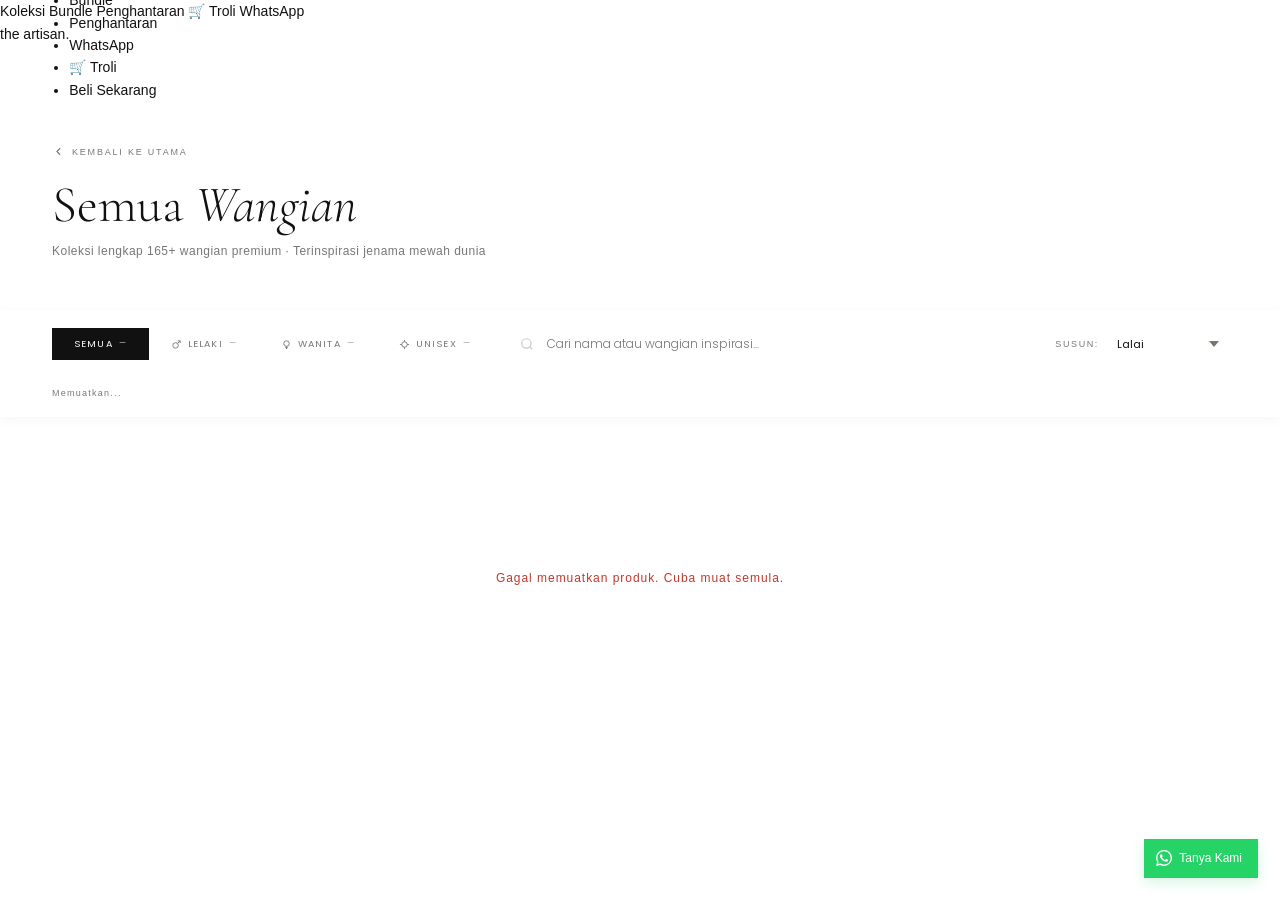
<file: all-products.html>
<!DOCTYPE html>
<html lang="ms">
<head>
<meta charset="UTF-8">
<meta name="viewport" content="width=device-width, initial-scale=1.0">
<title>Semua Produk — The Artisan Parfum</title>
<meta name="description" content="165 wangian premium terinspirasi jenama dunia. Terokai koleksi lengkap kami.">
<link rel="icon" href="data:image/svg+xml,<svg xmlns='http://www.w3.org/2000/svg' viewBox='0 0 64 64'><rect width='64' height='64' rx='8' fill='%230A0908'/><text x='32' y='46' text-anchor='middle' font-size='38' font-family='Georgia,serif' fill='%23BF9B5F'>a</text></svg>">
<link rel="preconnect" href="https://fonts.googleapis.com">
<link rel="preconnect" href="https://fonts.gstatic.com" crossorigin>
<link href="https://fonts.googleapis.com/css2?family=Cormorant+Garamond:ital,wght@0,300;0,400;0,600;1,300;1,400;1,600&family=Poppins:ital,wght@0,200;0,300;0,400;0,500;0,600;1,300;1,400&display=swap" rel="stylesheet">
<link rel="stylesheet" href="css/style.css">
<style>
/* ---- PAGE-LEVEL OVERRIDES ---- */
.ap-header {
  background: var(--bg2);
  border-bottom: 1px solid var(--border);
  padding: 120px 52px 48px;
}
.ap-header-inner { max-width: 1420px; margin: 0 auto; }
.ap-back {
  display: inline-flex;
  align-items: center;
  gap: 7px;
  font-size: 9px;
  letter-spacing: .2em;
  text-transform: uppercase;
  color: var(--muted);
  margin-bottom: 20px;
  transition: color .2s;
}
.ap-back:hover { color: var(--g); }
.ap-title {
  font-family: 'Cormorant Garamond', serif;
  font-size: clamp(32px, 4vw, 60px);
  font-weight: 300;
  color: var(--ink);
  line-height: 1.05;
  margin-bottom: 8px;
}
.ap-title em { font-style: italic; color: var(--g); }
.ap-subtitle { font-size: 12px; color: var(--muted); letter-spacing: .04em; line-height: 1.8; }

.ap-toolbar {
  background: var(--bg);
  border-bottom: 1px solid var(--border);
  position: sticky;
  top: 0;
  z-index: 200;
  box-shadow: 0 2px 12px rgba(24,22,15,.04);
}
.ap-toolbar-inner {
  max-width: 1420px;
  margin: 0 auto;
  padding: 16px 52px;
  display: flex;
  align-items: center;
  gap: 16px;
  flex-wrap: wrap;
}
.ap-gender-btns {
  display: flex;
  border: 1px solid var(--border);
  background: #fff;
  flex-shrink: 0;
}
[data-theme="dark"] .ap-gender-btns { background: #1A1712; }
.ap-gender-btn {
  display: flex;
  align-items: center;
  gap: 6px;
  padding: 9px 22px;
  font-family: 'Poppins', sans-serif;
  font-size: 9.5px;
  letter-spacing: .12em;
  text-transform: uppercase;
  background: transparent;
  border: none;
  border-right: 1px solid var(--border);
  cursor: pointer;
  color: var(--muted);
  transition: var(--t);
  font-weight: 400;
}
.ap-gender-btn:last-child { border-right: none; }
.ap-gender-btn:hover { color: var(--ink); background: rgba(140,106,47,.04); }
.ap-gender-btn.active { background: var(--ink); color: #fff; }
.ap-gender-btn .cnt { font-size: 8px; opacity: .65; }

.ap-search-wrap {
  position: relative;
  flex: 1;
  max-width: 340px;
}
.ap-search-wrap input {
  width: 100%;
  padding: 9px 34px 9px 38px;
  background: var(--bg);
  border: 1px solid var(--border);
  color: var(--ink);
  font-size: 12px;
  font-weight: 300;
  font-family: 'Poppins', sans-serif;
  outline: none;
  transition: border-color .22s;
}
[data-theme="dark"] .ap-search-wrap input { background: #1A1712; }
.ap-search-wrap input:focus { border-color: var(--g); }
.ap-search-icon {
  position: absolute;
  left: 11px;
  top: 50%;
  transform: translateY(-50%);
  width: 14px;
  height: 14px;
  stroke: var(--muted);
  pointer-events: none;
  opacity: .4;
}
.ap-search-clear {
  position: absolute;
  right: 9px;
  top: 50%;
  transform: translateY(-50%);
  background: none;
  border: none;
  cursor: pointer;
  color: var(--muted2);
  font-size: 14px;
  display: none;
  padding: 4px;
  line-height: 1;
}

/* Sort dropdown */
.ap-sort {
  display: flex;
  align-items: center;
  gap: 8px;
  margin-left: auto;
}
.ap-sort label {
  font-size: 9px;
  letter-spacing: .18em;
  text-transform: uppercase;
  color: var(--muted);
  white-space: nowrap;
}
.ap-sort select {
  padding: 8px 28px 8px 10px;
  background: var(--bg);
  border: 1px solid var(--border);
  color: var(--ink);
  font-size: 11px;
  font-family: 'Poppins', sans-serif;
  outline: none;
  cursor: pointer;
  -webkit-appearance: none;
  appearance: none;
  background-image: url("data:image/svg+xml,%3Csvg xmlns='http://www.w3.org/2000/svg' width='10' height='6'%3E%3Cpath d='M0 0l5 6 5-6z' fill='%237A756C'/%3E%3C/svg%3E");
  background-repeat: no-repeat;
  background-position: right 9px center;
}
[data-theme="dark"] .ap-sort select { background-color: #1A1712; }

.ap-count-bar {
  width: 100%;
  padding: 8px 0 0;
  font-size: 9px;
  letter-spacing: .14em;
  color: var(--muted);
}
.ap-count-bar b { color: var(--g); font-weight: 500; }

/* Grid */
.ap-grid-wrap {
  max-width: 1420px;
  margin: 0 auto;
  padding: 32px 52px 80px;
}
.ap-grid {
  display: grid;
  grid-template-columns: repeat(4, 1fr);
  gap: 1px;
  background: var(--border);
}
.ap-grid .product-card { background: #fff; }
[data-theme="dark"] .ap-grid .product-card { background: #1A1712; }
.ap-empty {
  grid-column: 1 / -1;
  text-align: center;
  padding: 80px 0;
  background: var(--bg);
}
.ap-empty p {
  font-family: 'Cormorant Garamond', serif;
  font-size: 22px;
  font-style: italic;
  color: var(--muted);
}
.ap-empty span { font-size: 10px; color: var(--muted2); letter-spacing: .08em; display: block; margin-top: 5px; }

/* Loading */
.ap-loading {
  text-align: center;
  padding: 80px 0;
  color: var(--muted);
}
.ap-loading .spinner {
  width: 28px; height: 28px;
  border: 1.5px solid var(--border);
  border-top-color: var(--g);
  border-radius: 50%;
  animation: spin .7s linear infinite;
  margin: 0 auto 13px;
}
@keyframes spin { to { transform: rotate(360deg); } }
.ap-loading p { font-size: 11px; letter-spacing: .08em; color: var(--muted2); }

@media (max-width: 1280px) { .ap-grid { grid-template-columns: repeat(3, 1fr); } }
@media (max-width: 900px) {
  .ap-header { padding: 100px 22px 32px; }
  .ap-toolbar-inner { padding: 14px 22px; }
  .ap-grid-wrap { padding: 20px 22px 60px; }
  .ap-grid { grid-template-columns: repeat(2, 1fr); }
  .ap-search-wrap { max-width: 100%; }
  .ap-sort { margin-left: 0; }
}
@media (max-width: 520px) {
  .ap-grid { grid-template-columns: 1fr; }
  .ap-gender-btn { padding: 9px 14px; flex: 1; justify-content: center; }
}
</style>
</head>
<body>

<!-- ===== NAV (shared) ===== -->
<nav id="main-nav" class="no-ann">
  <a href="index.html" class="logo">the artisan<span>.</span></a>
  <ul class="nav-links">
    <li><a href="index.html#collection">Koleksi</a></li>
    <li><a href="index.html#bundle">Bundle</a></li>
    <li><a href="index.html#shipping">Penghantaran</a></li>
    <li><a href="https://wa.me/601159003985" target="_blank" rel="noopener">WhatsApp</a></li>
    <li>
      <a href="#" id="nav-cart-btn" class="nav-cart">
        🛒 Troli
        <i class="nav-cart-badge" id="nav-badge">0</i>
      </a>
    </li>
    <li><a href="index.html#collection" class="btn-cta">Beli Sekarang</a></li>
  </ul>
  <button class="theme-toggle" id="theme-toggle" aria-label="Toggle dark mode">
    <svg class="icon-sun" width="15" height="15" viewBox="0 0 24 24" fill="none" stroke="currentColor" stroke-width="1.8"><circle cx="12" cy="12" r="5"/><line x1="12" y1="1" x2="12" y2="3"/><line x1="12" y1="21" x2="12" y2="23"/><line x1="4.22" y1="4.22" x2="5.64" y2="5.64"/><line x1="18.36" y1="18.36" x2="19.78" y2="19.78"/><line x1="1" y1="12" x2="3" y2="12"/><line x1="21" y1="12" x2="23" y2="12"/><line x1="4.22" y1="19.78" x2="5.64" y2="18.36"/><line x1="18.36" y1="5.64" x2="19.78" y2="4.22"/></svg>
    <svg class="icon-moon" width="15" height="15" viewBox="0 0 24 24" fill="none" stroke="currentColor" stroke-width="1.8"><path d="M21 12.79A9 9 0 1 1 11.21 3 7 7 0 0 0 21 12.79z"/></svg>
  </button>
  <button class="hamburger" id="hamburger" aria-label="Buka Menu" aria-expanded="false">
    <span></span><span></span><span></span>
  </button>
</nav>

<nav class="mobile-nav" id="mobile-nav" aria-label="Menu Mudah Alih">
  <a href="index.html#collection" onclick="closeMobileNav()">Koleksi</a>
  <a href="index.html#bundle"     onclick="closeMobileNav()">Bundle</a>
  <a href="index.html#shipping"   onclick="closeMobileNav()">Penghantaran</a>
  <a href="#" onclick="closeMobileNav(); openCart(event);" style="color:var(--g)">🛒 Troli</a>
  <a href="https://wa.me/601159003985" target="_blank" onclick="closeMobileNav()">WhatsApp</a>
</nav>

<!-- ===== PAGE HEADER ===== -->
<header class="ap-header">
  <div class="ap-header-inner">
    <a href="index.html" class="ap-back">
      <svg width="13" height="13" viewBox="0 0 24 24" fill="none" stroke="currentColor" stroke-width="2"><polyline points="15 18 9 12 15 6"/></svg>
      Kembali ke Utama
    </a>
    <h1 class="ap-title">Semua <em>Wangian</em></h1>
    <p class="ap-subtitle">Koleksi lengkap 165+ wangian premium · Terinspirasi jenama mewah dunia</p>
  </div>
</header>

<!-- ===== STICKY TOOLBAR ===== -->
<div class="ap-toolbar">
  <div class="ap-toolbar-inner">

    <!-- Gender tabs -->
    <div class="ap-gender-btns">
      <button class="ap-gender-btn active" id="ap-gbtn-all" onclick="apSwitchGender('all')">
        Semua <span class="cnt" id="ap-count-all">—</span>
      </button>
      <button class="ap-gender-btn" id="ap-gbtn-m" onclick="apSwitchGender('m')">
        <svg width="11" height="11" viewBox="0 0 24 24" fill="none" stroke="currentColor" stroke-width="2"><circle cx="10" cy="14" r="6"/><path d="M20 4l-6 6M20 4h-5M20 4v5"/></svg>
        Lelaki <span class="cnt" id="ap-count-m">—</span>
      </button>
      <button class="ap-gender-btn" id="ap-gbtn-w" onclick="apSwitchGender('w')">
        <svg width="11" height="11" viewBox="0 0 24 24" fill="none" stroke="currentColor" stroke-width="2"><circle cx="12" cy="10" r="6"/><line x1="12" y1="16" x2="12" y2="22"/><line x1="9" y1="19" x2="15" y2="19"/></svg>
        Wanita <span class="cnt" id="ap-count-w">—</span>
      </button>
      <button class="ap-gender-btn" id="ap-gbtn-u" onclick="apSwitchGender('u')">
        <svg width="11" height="11" viewBox="0 0 24 24" fill="none" stroke="currentColor" stroke-width="2"><circle cx="12" cy="12" r="6"/><path d="M12 2v4M12 18v4M2 12h4M18 12h4"/></svg>
        Unisex <span class="cnt" id="ap-count-u">—</span>
      </button>
    </div>

    <!-- Search -->
    <div class="ap-search-wrap">
      <svg class="ap-search-icon" viewBox="0 0 24 24" fill="none" stroke="currentColor" stroke-width="2"><circle cx="11" cy="11" r="8"/><line x1="21" y1="21" x2="16.65" y2="16.65"/></svg>
      <input type="text" id="ap-search" placeholder="Cari nama atau wangian inspirasi..." aria-label="Cari wangian">
      <button class="ap-search-clear" id="ap-search-clear" onclick="apClearSearch()" aria-label="Padam">✕</button>
    </div>

    <!-- Sort -->
    <div class="ap-sort">
      <label for="ap-sort-sel">Susun:</label>
      <select id="ap-sort-sel" onchange="apRender()">
        <option value="default">Lalai</option>
        <option value="name-asc">Nama A–Z</option>
        <option value="name-desc">Nama Z–A</option>
        <option value="price-asc">Harga Rendah</option>
        <option value="price-desc">Harga Tinggi</option>
        <option value="stock-asc">Stok Rendah</option>
      </select>
    </div>

    <!-- Count bar -->
    <div class="ap-count-bar" id="ap-count-bar">Memuatkan...</div>
  </div>
</div>

<!-- ===== PRODUCT GRID ===== -->
<main class="ap-grid-wrap">
  <div id="ap-loading" class="ap-loading">
    <div class="spinner"></div>
    <p>Memuatkan koleksi...</p>
  </div>
  <div class="ap-grid" id="ap-grid" style="display:none"></div>
</main>

<!-- ===== CART + MODAL (identical to index.html) ===== -->
<div class="cart-overlay" id="cart-overlay" onclick="if(event.target===this) closeCart()"></div>
<aside class="cart-panel" id="cart-panel" aria-label="Troli Beli-belah" aria-modal="true">
  <div class="cart-header">
    <div><div class="cart-header-title">Troli Anda</div><span class="cart-header-count" id="cart-count-label"></span></div>
    <button class="cart-close" onclick="closeCart()" aria-label="Tutup troli">✕</button>
  </div>
  <div class="cart-body" id="cart-body">
    <div class="cart-empty" id="cart-empty"><p>Troli kosong</p><span>Tambah wangian untuk mula membeli</span></div>
    <div id="cart-items-list"></div>
    <div class="cart-bundle-hint" id="bundle-hint" style="display:none"></div>
    <div class="cart-countdown" id="cart-countdown" style="display:none">
      <span class="cart-cd-icon">⏳</span>
      <div><div class="cart-cd-label">Troli anda disimpan selama</div><span class="cart-cd-time" id="cart-cd-display">15:00</span></div>
    </div>
  </div>
  <div class="cart-footer" id="cart-footer" style="display:none">
    <div class="cart-total-row"><span class="cart-total-label">Jumlah</span><span class="cart-total-value" id="cart-total-display">RM 0</span></div>
    <div class="cart-savings" id="cart-savings-display"></div>
    <button class="btn-proceed-checkout" onclick="openOrderModal()">Teruskan ke Bayaran →</button>
    <button class="btn-whatsapp-order" onclick="sendCartViaWhatsApp()">
      <svg width="13" height="13" viewBox="0 0 24 24" fill="currentColor"><path d="M17.472 14.382c-.297-.149-1.758-.867-2.03-.967-.273-.099-.471-.148-.67.15-.197.297-.767.966-.94 1.164-.173.199-.347.223-.644.075-.297-.15-1.255-.463-2.39-1.475-.883-.788-1.48-1.761-1.653-2.059-.173-.297-.018-.458.13-.606.134-.133.298-.347.446-.52.149-.174.198-.298.298-.497.099-.198.05-.371-.025-.52-.075-.149-.669-1.612-.916-2.207-.242-.579-.487-.5-.669-.51-.173-.008-.371-.01-.57-.01-.198 0-.52.074-.792.372-.272.297-1.04 1.016-1.04 2.479 0 1.462 1.065 2.875 1.213 3.074.149.198 2.096 3.2 5.077 4.487.709.306 1.262.489 1.694.625.712.227 1.36.195 1.871.118.571-.085 1.758-.719 2.006-1.413.248-.694.248-1.289.173-1.413-.074-.124-.272-.198-.57-.347m-5.421 7.403h-.004a9.87 9.87 0 01-5.031-1.378l-.361-.214-3.741.982.998-3.648-.235-.374a9.86 9.86 0 01-1.51-5.26c.001-5.45 4.436-9.884 9.888-9.884 2.64 0 5.122 1.03 6.988 2.898a9.825 9.825 0 012.893 6.994c-.003 5.45-4.437 9.884-9.885 9.884m8.413-18.297A11.815 11.815 0 0012.05 0C5.495 0 .16 5.335.157 11.892c0 2.096.547 4.142 1.588 5.945L.057 24l6.305-1.654a11.882 11.882 0 005.683 1.448h.005c6.554 0 11.89-5.335 11.893-11.893a11.821 11.821 0 00-3.48-8.413Z"/></svg>
      Pesan via WhatsApp
    </button>
  </div>
</aside>

<div class="modal-overlay" id="modal-overlay" onclick="if(event.target===this) closeOrderModal()" role="dialog" aria-modal="true" aria-labelledby="modal-title">
  <div class="modal-box">
    <button class="modal-close" onclick="closeOrderModal()" aria-label="Tutup">✕</button>
    <div id="modal-form">
      <div class="modal-eyebrow">Maklumat Penghantaran</div>
      <h2 class="modal-title" id="modal-title">Sahkan Pesanan</h2>
      <p class="modal-subtitle">Isi maklumat di bawah. Anda akan diarahkan ke halaman pembayaran selamat.</p>
      <div class="order-summary" id="modal-order-summary"></div>
      <div class="form-group"><label for="field-name">Nama Penuh *</label><input type="text" id="field-name" placeholder="Nama anda" autocomplete="name"><div class="form-error" id="err-name">Nama tidak sah (minimum 3 huruf)</div></div>
      <div class="form-group"><label for="field-phone">No. Telefon *</label><input type="tel" id="field-phone" placeholder="01X-XXXXXXX" autocomplete="tel"><div class="form-error" id="err-phone">No. telefon tidak sah</div></div>
      <div class="form-group"><label for="field-email">Emel <span style="color:var(--muted)">(Opsyen)</span></label><input type="email" id="field-email" placeholder="email@contoh.com" autocomplete="email"><div class="form-error" id="err-email">Emel tidak sah</div></div>
      <div class="form-group"><label for="field-address">Alamat Penghantaran *</label><textarea id="field-address" placeholder="No. rumah, jalan, taman..." autocomplete="street-address"></textarea><div class="form-error" id="err-address">Sila masukkan alamat lengkap</div></div>
      <div class="form-row">
        <div class="form-group"><label for="field-state">Negeri *</label>
          <select id="field-state"><option value="">Pilih Negeri</option><option>Johor</option><option>Kedah</option><option>Kelantan</option><option>Melaka</option><option>Negeri Sembilan</option><option>Pahang</option><option>Perak</option><option>Perlis</option><option>Pulau Pinang</option><option>Sabah</option><option>Sarawak</option><option>Selangor</option><option>Terengganu</option><option>W.P. Kuala Lumpur</option><option>W.P. Labuan</option><option>W.P. Putrajaya</option></select>
          <div class="form-error" id="err-state">Sila pilih negeri</div></div>
        <div class="form-group"><label for="field-postcode">Poskod *</label><input type="text" id="field-postcode" placeholder="XXXXX" maxlength="5"><div class="form-error" id="err-postcode">Poskod tidak sah</div></div>
      </div>
      <div class="form-group"><label for="field-note">Nota <span style="color:var(--muted)">(Opsyen)</span></label><input type="text" id="field-note" placeholder="Pilihan 30ml percuma untuk bundle..."></div>
      <div class="form-total-row"><span class="form-total-label">Jumlah Bayaran</span><span class="form-total-value" id="modal-total-display">RM 0</span></div>
      <button class="btn-submit" id="submit-btn" onclick="handleOrderSubmit()">Sahkan &amp; Bayar via ToyyibPay →</button>
      <p class="form-security-note">🔒 Pembayaran selamat · FPX · Kad Kredit · eWallet</p>
    </div>
    <div class="modal-loading" id="modal-loading"><div class="spinner"></div><p style="font-size:11px;color:var(--muted2);letter-spacing:.06em">Memproses pesanan anda...</p></div>
    <div class="modal-success" id="modal-success">
      <div class="success-icon"><svg width="42" height="42" viewBox="0 0 24 24" fill="none" stroke="var(--g)" stroke-width="1.5"><circle cx="12" cy="12" r="10"/><polyline points="8 12 11 15 16 9"/></svg></div>
      <h3>Pesanan Dihantar!</h3>
      <p>Pasukan kami akan menghubungi anda melalui <strong style="color:var(--g)">WhatsApp</strong> dalam masa 1–2 jam.</p>
      <div class="success-tag">selamat datang ke the artisan parfum.</div>
    </div>
  </div>
</div>

<a href="https://wa.me/601159003985?text=Salam%2C+saya+ingin+bertanya+tentang+The+Artisan+Parfum." class="float-wa" target="_blank" rel="noopener">
  <span class="float-wa-icon"><svg width="16" height="16" viewBox="0 0 24 24" fill="currentColor"><path d="M17.472 14.382c-.297-.149-1.758-.867-2.03-.967-.273-.099-.471-.148-.67.15-.197.297-.767.966-.94 1.164-.173.199-.347.223-.644.075-.297-.15-1.255-.463-2.39-1.475-.883-.788-1.48-1.761-1.653-2.059-.173-.297-.018-.458.13-.606.134-.133.298-.347.446-.52.149-.174.198-.298.298-.497.099-.198.05-.371-.025-.52-.075-.149-.669-1.612-.916-2.207-.242-.579-.487-.5-.669-.51-.173-.008-.371-.01-.57-.01-.198 0-.52.074-.792.372-.272.297-1.04 1.016-1.04 2.479 0 1.462 1.065 2.875 1.213 3.074.149.198 2.096 3.2 5.077 4.487.709.306 1.262.489 1.694.625.712.227 1.36.195 1.871.118.571-.085 1.758-.719 2.006-1.413.248-.694.248-1.289.173-1.413-.074-.124-.272-.198-.57-.347m-5.421 7.403h-.004a9.87 9.87 0 01-5.031-1.378l-.361-.214-3.741.982.998-3.648-.235-.374a9.86 9.86 0 01-1.51-5.26c.001-5.45 4.436-9.884 9.888-9.884 2.64 0 5.122 1.03 6.988 2.898a9.825 9.825 0 012.893 6.994c-.003 5.45-4.437 9.884-9.885 9.884m8.413-18.297A11.815 11.815 0 0012.05 0C5.495 0 .16 5.335.157 11.892c0 2.096.547 4.142 1.588 5.945L.057 24l6.305-1.654a11.882 11.882 0 005.683 1.448h.005c6.554 0 11.89-5.335 11.893-11.893a11.821 11.821 0 00-3.48-8.413Z"/></svg></span>
  <span class="float-wa-text">Tanya Kami</span>
</a>
<div class="float-cart" id="float-cart" onclick="openCart(event)" role="button" tabindex="0">
  <div class="float-cart-badge" id="float-cart-badge">0</div>
  <span class="float-cart-label">Troli</span>
</div>

<!-- Scripts (same as index) -->
<script src="js/config.js"></script>

<!-- All-products page logic -->
<script>
'use strict';

/* Re-use the shared helpers from config.js (sbFetch, CONFIG) */
let AP_PRODUCTS = [];
let apGender  = 'all';
let apQuery   = '';
let apDebounce;

/* Shared cart/modal JS is inlined below (extracted from cart.js + products.js) */

/* ---------- MINI BOTTLE SVG (same as products.js) ---------- */
function createBottleSVG(productId, cap, rgbStr) {
  const [r, g, b] = (rgbStr || '155,85,110').split(',').map(Number);
  const gradId = 'grad_' + String(productId).replace(/[^a-zA-Z0-9]/g,'_') + '_ap';
  return `<svg width="58" height="166" viewBox="0 0 58 166" fill="none" xmlns="http://www.w3.org/2000/svg">
    <defs><linearGradient id="${gradId}" x1="0" y1="0" x2="1" y2="0">
      <stop offset="0%" stop-color="rgb(${r},${g},${b})" stop-opacity=".26"/>
      <stop offset="46%" stop-color="rgb(${r},${g},${b})" stop-opacity=".88"/>
      <stop offset="100%" stop-color="rgb(${r},${g},${b})" stop-opacity=".26"/>
    </linearGradient></defs>
    <rect x="21" y="0" width="16" height="12" rx="3.5" fill="${cap||'#3A1828'}"/>
    <rect x="23" y="1.5" width="4" height="8.5" rx="1" fill="rgba(255,255,255,.16)"/>
    <rect x="20" y="12" width="18" height="8" rx="1" fill="${cap||'#3A1828'}" opacity=".6"/>
    <rect x="11" y="20" width="36" height="138" rx="3" fill="url(#${gradId})" stroke="rgba(0,0,0,.1)" stroke-width=".5"/>
    <rect x="13" y="22" width="5.5" height="134" rx="1.5" fill="rgba(255,255,255,.055)"/>
    <text x="29" y="80" text-anchor="middle" font-family="Georgia,serif" font-size="3.2" fill="rgba(255,255,255,.48)" letter-spacing=".9">THE ARTISAN</text>
    <text x="29" y="89" text-anchor="middle" font-family="Georgia,serif" font-size="3.2" fill="rgba(255,255,255,.48)" letter-spacing=".9">PARFUM</text>
    <ellipse cx="29" cy="160" rx="12.5" ry="1.8" fill="rgba(0,0,0,.07)"/>
  </svg>`;
}

function createMiniBottleSVG(cap, rgbStr) {
  const [r, g, b] = (rgbStr || '155,85,110').split(',').map(Number);
  const uid = Math.random().toString(36).slice(2);
  return `<svg width="32" height="62" viewBox="0 0 32 62" fill="none">
    <defs><linearGradient id="mini_${uid}" x1="0" y1="0" x2="1" y2="0">
      <stop offset="0%" stop-color="rgb(${r},${g},${b})" stop-opacity=".28"/>
      <stop offset="50%" stop-color="rgb(${r},${g},${b})" stop-opacity=".86"/>
      <stop offset="100%" stop-color="rgb(${r},${g},${b})" stop-opacity=".28"/>
    </linearGradient></defs>
    <rect x="11" y="0" width="10" height="7" rx="2" fill="${cap||'#3A1828'}"/>
    <rect x="10" y="7" width="12" height="4" rx="1" fill="${cap||'#3A1828'}" opacity=".6"/>
    <rect x="4" y="11" width="24" height="46" rx="2.5" fill="url(#mini_${uid})" stroke="rgba(0,0,0,.1)" stroke-width=".4"/>
  </svg>`;
}

/* ---------- STOCK ---------- */
function getStock(id) {
  const s = JSON.parse(localStorage.getItem(CONFIG.KEYS.STOCK) || '{}');
  const p = AP_PRODUCTS.find(x => x.id === id);
  return s[id] !== undefined ? s[id] : (p?.stock ?? CONFIG.INITIAL_STOCK);
}
function decrementStock(id, qty = 1) {
  const s = JSON.parse(localStorage.getItem(CONFIG.KEYS.STOCK) || '{}');
  s[id] = Math.max(0, (s[id] ?? CONFIG.INITIAL_STOCK) - qty);
  localStorage.setItem(CONFIG.KEYS.STOCK, JSON.stringify(s));
  sbFetch('products?id=eq.' + id, { method:'PATCH', headers:{'Prefer':'return=minimal'}, body: JSON.stringify({stock:s[id]}) }).catch(()=>{});
}

/* ---------- CART (full) ---------- */
let cart = JSON.parse(localStorage.getItem(CONFIG.KEYS.CART) || '[]');
let cartCountdownEnd = 0, cartCountdownTimer = null;
const saveCart      = () => localStorage.setItem(CONFIG.KEYS.CART, JSON.stringify(cart));
const getCartTotal  = () => cart.reduce((s,i) => s + i.pricePerUnit * i.qty, 0);
const getCartCount  = () => cart.reduce((s,i) => s + i.qty, 0);
const getCartSaving = () => cart.reduce((s,i) => s + (CONFIG.PRICES[i.size].normal - i.pricePerUnit) * i.qty, 0);
const count60ml     = () => cart.filter(i => i.size==='60ml').reduce((s,i) => s+i.qty,0);

function addToCart(productId, size, cardEl) {
  const product = AP_PRODUCTS.find(p => p.id === productId);
  if (!product) return;
  const pricePerUnit = CONFIG.PRICES[size].promo;
  const existing = cart.find(i => i.productId===productId && i.size===size);
  if (existing) { existing.qty += 1; } else {
    cart.push({ productId, size, pricePerUnit, qty:1, name:product.name, inspiredBy:product.inspired_by, cap:product.cap_color, rgb:product.rgb });
  }
  saveCart(); decrementStock(productId, 1); refreshCartUI(); openCart();
  const addBtn = cardEl.querySelector('.btn-add-to-cart');
  if (addBtn) {
    const prev = addBtn.textContent;
    addBtn.textContent = '✓ Ditambah!'; addBtn.className = 'btn-add-to-cart added';
    setTimeout(() => { addBtn.textContent = prev; addBtn.className = 'btn-add-to-cart'; }, 1400);
  }
}
function removeFromCart(productId, size) { cart = cart.filter(i => !(i.productId===productId && i.size===size)); saveCart(); refreshCartUI(); }
function changeCartQty(productId, size, delta) {
  const item = cart.find(i => i.productId===productId && i.size===size);
  if (!item) return; item.qty = Math.max(1, item.qty+delta); saveCart(); refreshCartUI();
}
function refreshCartUI() {
  const count=getCartCount(), total=getCartTotal(), saving=getCartSaving(), qty60=count60ml();
  document.getElementById('nav-badge').textContent = count;
  document.getElementById('float-cart-badge').textContent = count;
  document.getElementById('nav-badge').classList.toggle('visible', count>0);
  document.getElementById('float-cart').style.display = count>0 ? 'flex' : 'none';
  document.getElementById('cart-count-label').textContent = count>0 ? `${count} item` : '';
  const emptyEl=document.getElementById('cart-empty'), itemsEl=document.getElementById('cart-items-list'), footerEl=document.getElementById('cart-footer');
  if (count===0) { emptyEl.style.display='block'; footerEl.style.display='none'; itemsEl.innerHTML=''; document.getElementById('bundle-hint').style.display='none'; document.getElementById('cart-countdown').style.display='none'; clearInterval(cartCountdownTimer); return; }
  emptyEl.style.display='none'; footerEl.style.display='block';
  itemsEl.innerHTML = cart.map(item=>`
    <div class="cart-item">
      <div class="cart-item-visual">${createMiniBottleSVG(item.cap, item.rgb)}</div>
      <div class="cart-item-info">
        <div class="cart-item-name">${item.name}</div>
        <div class="cart-item-insp">Terinspirasi: ${item.inspiredBy}</div>
        <div class="cart-item-size">${item.size} · RM ${item.pricePerUnit}</div>
        <div class="cart-item-controls">
          <div class="qty-control">
            <button class="qty-btn" onclick="changeCartQty('${item.productId}','${item.size}',-1)">−</button>
            <span class="qty-num">${item.qty}</span>
            <button class="qty-btn" onclick="changeCartQty('${item.productId}','${item.size}',1)">+</button>
          </div>
          <span class="cart-item-price">RM ${item.pricePerUnit*item.qty}</span>
        </div>
        <button class="cart-item-remove-btn" onclick="removeFromCart('${item.productId}','${item.size}')">
          <svg width="10" height="10" viewBox="0 0 24 24" fill="none" stroke="currentColor" stroke-width="2.5"><polyline points="3 6 5 6 21 6"/><path d="M19 6l-1 14H6L5 6"/><path d="M10 11v6M14 11v6"/><path d="M9 6V4h6v2"/></svg>
          Buang dari Troli
        </button>
      </div>
    </div>`).join('');
  const hintEl=document.getElementById('bundle-hint'), need=3-qty60;
  if (qty60>=3) { hintEl.innerHTML='<b>🎁 Bundle aktif!</b> Anda layak mendapat <b>1 botol 30ml PERCUMA</b>. Nyatakan pilihan dalam nota.'; hintEl.style.display='block'; }
  else if (qty60>0) { hintEl.innerHTML=`<b>🎁 Hampir!</b> Tambah <b>${need}</b> lagi 60ml untuk 30ml <b>PERCUMA</b>.`; hintEl.style.display='block'; }
  else { hintEl.style.display='none'; }
  document.getElementById('cart-total-display').textContent = 'RM '+total;
  const savEl=document.getElementById('cart-savings-display');
  savEl.textContent = saving>0 ? `Jimat RM ${saving} daripada harga asal` : '';
  document.getElementById('cart-countdown').style.display='flex';
  if (!cartCountdownEnd||cartCountdownEnd<=Date.now()) cartCountdownEnd=Date.now()+15*60*1000;
  clearInterval(cartCountdownTimer);
  const display=document.getElementById('cart-cd-display');
  cartCountdownTimer=setInterval(()=>{
    const rem=Math.max(0,cartCountdownEnd-Date.now());
    const m=Math.floor(rem/60000),s=Math.floor((rem%60000)/1000);
    if(display) display.textContent=`${String(m).padStart(2,'0')}:${String(s).padStart(2,'0')}`;
    if(rem===0){cartCountdownEnd=Date.now()+15*60*1000;}
  },1000);
}
function openCart(e) { if(e) e.preventDefault(); document.getElementById('cart-overlay').classList.add('visible'); document.getElementById('cart-panel').classList.add('visible'); document.body.classList.add('lock'); }
function closeCart() { document.getElementById('cart-overlay').classList.remove('visible'); document.getElementById('cart-panel').classList.remove('visible'); document.body.classList.remove('lock'); }
function sendCartViaWhatsApp() {
  if (!cart.length) return;
  const items=cart.map(i=>`• ${i.name} (${i.size}) ×${i.qty} — RM ${i.pricePerUnit*i.qty}`).join('\n');
  const msg=`Salam, saya ingin pesan The Artisan Parfum:\n\n${items}\n\n*Jumlah: RM ${getCartTotal()}*\n\nTerima kasih!`;
  window.open(`https://wa.me/${CONFIG.WA_NUMBER}?text=${encodeURIComponent(msg)}`,'_blank');
}

/* ---------- ORDER MODAL ---------- */
function openOrderModal() {
  if (!cart.length) return;
  closeCart();
  const sumEl=document.getElementById('modal-order-summary');
  sumEl.innerHTML=cart.map(i=>`<div class="order-summary-item"><span>${i.name} ${i.size} ×${i.qty}</span><span>RM ${i.pricePerUnit*i.qty}</span></div>`).join('')+`<div class="order-summary-total"><span>Jumlah</span><span>RM ${getCartTotal()}</span></div>`;
  document.getElementById('modal-total-display').textContent='RM '+getCartTotal();
  ['field-name','field-phone','field-email','field-address','field-state','field-postcode','field-note'].forEach(id=>{const el=document.getElementById(id);if(el){el.value='';el.classList.remove('invalid');}});
  document.querySelectorAll('.form-error').forEach(e=>e.classList.remove('visible'));
  document.getElementById('modal-form').style.display='block';
  document.getElementById('modal-loading').style.display='none';
  document.getElementById('modal-success').style.display='none';
  document.getElementById('submit-btn').disabled=false;
  document.getElementById('modal-overlay').classList.add('visible');
  document.body.classList.add('lock');
}
function closeOrderModal() { document.getElementById('modal-overlay').classList.remove('visible'); document.body.classList.remove('lock'); }
const isValidEmail=v=>/^[^\s@]+@[^\s@]+\.[^\s@]+$/.test(v);
const isValidPhone=v=>/^(\+?60|0)[0-9]{8,10}$/.test(v.replace(/[\s\-]/g,''));
const isValidPostcode=v=>/^\d{5}$/.test(v.trim());
function setInvalid(f,e){document.getElementById(f)?.classList.add('invalid');document.getElementById(e)?.classList.add('visible');}
function clearInvalid(f,e){document.getElementById(f)?.classList.remove('invalid');document.getElementById(e)?.classList.remove('visible');}
function handleOrderSubmit() {
  const name=document.getElementById('field-name').value.trim();
  const phone=document.getElementById('field-phone').value.trim();
  const email=document.getElementById('field-email').value.trim();
  const address=document.getElementById('field-address').value.trim();
  const state=document.getElementById('field-state').value;
  const postcode=document.getElementById('field-postcode').value.trim();
  const note=document.getElementById('field-note').value.trim();
  let ok=true;
  if(name.length<3){setInvalid('field-name','err-name');ok=false;}else clearInvalid('field-name','err-name');
  if(!isValidPhone(phone)){setInvalid('field-phone','err-phone');ok=false;}else clearInvalid('field-phone','err-phone');
  if(email&&!isValidEmail(email)){setInvalid('field-email','err-email');ok=false;}else clearInvalid('field-email','err-email');
  if(address.length<10){setInvalid('field-address','err-address');ok=false;}else clearInvalid('field-address','err-address');
  if(!state){setInvalid('field-state','err-state');ok=false;}else clearInvalid('field-state','err-state');
  if(!isValidPostcode(postcode)){setInvalid('field-postcode','err-postcode');ok=false;}else clearInvalid('field-postcode','err-postcode');
  if(!ok) return;
  document.getElementById('submit-btn').disabled=true;
  document.getElementById('modal-form').style.display='none';
  document.getElementById('modal-loading').style.display='block';
  const itemsFmt=cart.map(i=>`• ${i.name} (${i.size}) ×${i.qty} = RM${i.pricePerUnit*i.qty}`).join('\n');
  const itemsStr=cart.map(i=>`${i.name} (${i.size}) x${i.qty}`).join(' | ');
  if(CONFIG.USE_TOYYIBPAY&&CONFIG.TOYYIBPAY_URL){
    const form=document.createElement('form');form.method='POST';form.action=CONFIG.TOYYIBPAY_URL;
    Object.entries({name,phone,email,address:`${address}, ${state} ${postcode}`,note,total:getCartTotal(),items:itemsStr,itemsFormatted:itemsFmt}).forEach(([k,v])=>{const i=document.createElement('input');i.type='hidden';i.name=k;i.value=v;form.appendChild(i);});
    document.body.appendChild(form);form.submit();
  } else {
    setTimeout(()=>{
      const waMsg=`*Pesanan Baru — The Artisan Parfum*\n\n👤 *Nama:* ${name}\n📞 *Tel:* ${phone}${email?'\n📧 *Emel:* '+email:''}\n📍 *Alamat:* ${address}, ${state} ${postcode}\n\n*Item:*\n${itemsFmt}\n\n💰 *JUMLAH: RM ${getCartTotal()}*\n\n📝 *Nota:* ${note||'-'}`;
      window.open(`https://wa.me/${CONFIG.WA_NUMBER}?text=${encodeURIComponent(waMsg)}`,'_blank');
      document.getElementById('modal-loading').style.display='none';
      document.getElementById('modal-success').style.display='block';
      cart=[];saveCart();refreshCartUI();
    },1800);
  }
}

/* ---------- BUILD CARD ---------- */
function apBuildCard(product) {
  const stk = getStock(product.id);
  const isOut = stk === 0;
  const pct = stk / CONFIG.INITIAL_STOCK;
  const fillClass = stk===0?'crit':stk<=8?'crit':stk<=18?'low':'';
  let badgeHTML='';
  if(product.badge){const bc=['Exclusive'].includes(product.badge)?'badge-exclusive':['Hot','Bestseller','Trending'].includes(product.badge)?'badge-hot':'badge-new';badgeHTML=`<span class="card-badge ${bc}">${product.badge}</span>`;}
  const visual = product.image_url
    ? `<img src="${product.image_url}" alt="${product.name}" loading="lazy" style="max-height:200px;max-width:90%;object-fit:contain">`
    : createBottleSVG(product.id, product.cap_color, product.rgb);
  const p = CONFIG.PRICES;
  const card = document.createElement('article');
  card.className = 'product-card';
  card.dataset.productId = product.id;
  card.innerHTML = `
    <div class="card-visual">${badgeHTML}${visual}</div>
    <div class="card-info">
      <h3 class="card-name">${product.name}</h3>
      <p style="font-size:10px;color:var(--muted);margin-bottom:4px;letter-spacing:.03em">${product.inspired_by||''}</p>
      <div class="card-price-row">
        <span class="card-price-current">RM ${p['30ml'].promo}</span>
        <span class="card-price-original">RM ${p['30ml'].normal}</span>
      </div>
      <div class="stock-wrap">
        <div class="stock-bar"><div class="stock-fill ${fillClass}" style="width:${pct*100}%"></div></div>
        <span class="stock-text ${stk<=8?'urgent':''}">${isOut?'STOK HABIS':stk+' unit berbaki'}</span>
      </div>
      <div class="size-selector">
        <button class="size-btn" data-size="10ml" ${isOut?'disabled':''}><span class="size-ml">10ml</span></button>
        <button class="size-btn" data-size="30ml" ${isOut?'disabled':''}><span class="size-ml">30ml</span></button>
        <button class="size-btn" data-size="60ml" ${isOut?'disabled':''}><span class="size-ml">60ml</span></button>
      </div>
      <button class="btn-add-to-cart ${isOut?'sold-out':''}" ${isOut?'disabled':''}>
        ${isOut?'Stok Habis':'+ Tambah ke Troli'}
      </button>
    </div>`;
  // Listeners
  const sizeBtns = card.querySelectorAll('.size-btn');
  const addBtn   = card.querySelector('.btn-add-to-cart');
  let selectedSize = null;
  sizeBtns.forEach(btn => {
    btn.addEventListener('click', () => {
      sizeBtns.forEach(b=>b.classList.remove('selected'));
      btn.classList.add('selected');
      selectedSize = btn.dataset.size;
      if (!isOut) addBtn.textContent = `+ Tambah ${selectedSize} ke Troli`;
    });
  });
  addBtn.addEventListener('click', () => {
    if (addBtn.disabled) return;
    if (!selectedSize) {
      sizeBtns.forEach(b=>{b.style.borderColor='var(--g)';setTimeout(()=>{b.style.borderColor='';},1200);});
      const prev=addBtn.textContent; addBtn.textContent='← Pilih saiz dahulu';
      setTimeout(()=>{addBtn.textContent=prev;},1500); return;
    }
    addToCart(product.id, selectedSize, card);
  });
  return card;
}

/* ---------- FILTER + RENDER ---------- */
function apSwitchGender(g) {
  apGender = g;
  document.querySelectorAll('.ap-gender-btn').forEach(b => b.classList.remove('active'));
  document.getElementById('ap-gbtn-'+g)?.classList.add('active');
  apRender();
}

document.addEventListener('DOMContentLoaded', () => {
  const inp = document.getElementById('ap-search');
  if (inp) {
    inp.addEventListener('input', function() {
      apQuery = this.value.toLowerCase().trim();
      document.getElementById('ap-search-clear').style.display = apQuery ? 'block' : 'none';
      clearTimeout(apDebounce);
      apDebounce = setTimeout(apRender, 240);
    });
  }
  // Nav scroll
  const nav = document.getElementById('main-nav');
  window.addEventListener('scroll', () => nav.classList.toggle('scrolled', window.scrollY > 60), {passive:true});
  // Hamburger
  const ham = document.getElementById('hamburger'), mob = document.getElementById('mobile-nav');
  ham.addEventListener('click', () => { const o=mob.classList.toggle('open'); ham.classList.toggle('open',o); document.body.classList.toggle('lock',o); });
  // Cart btn
  document.getElementById('nav-cart-btn').addEventListener('click', openCart);
  // ESC
  document.addEventListener('keydown', e => { if(e.key==='Escape'){closeCart();closeOrderModal();} });
  // Theme
  const saved=localStorage.getItem('artisan_theme');
  if(saved==='dark') document.documentElement.setAttribute('data-theme','dark');
  document.getElementById('theme-toggle').addEventListener('click',()=>{
    const isDark=document.documentElement.getAttribute('data-theme')==='dark';
    document.documentElement.setAttribute('data-theme',isDark?'light':'dark');
    localStorage.setItem('artisan_theme',isDark?'light':'dark');
  });
});

function closeMobileNav(){document.getElementById('mobile-nav').classList.remove('open');document.getElementById('hamburger').classList.remove('open');document.body.classList.remove('lock');}

function apClearSearch() {
  document.getElementById('ap-search').value = '';
  apQuery = '';
  document.getElementById('ap-search-clear').style.display = 'none';
  apRender();
}

function apSort(products) {
  const sel = document.getElementById('ap-sort-sel')?.value || 'default';
  const arr = [...products];
  switch(sel) {
    case 'name-asc':   return arr.sort((a,b)=>a.name.localeCompare(b.name));
    case 'name-desc':  return arr.sort((a,b)=>b.name.localeCompare(a.name));
    case 'price-asc':  return arr.sort((a,b)=>CONFIG.PRICES['30ml'].promo - CONFIG.PRICES['30ml'].promo); // same price; kept for future
    case 'stock-asc':  return arr.sort((a,b)=>getStock(a.id)-getStock(b.id));
    default: return arr;
  }
}

function apRender() {
  const grid = document.getElementById('ap-grid');
  if (!grid || AP_PRODUCTS.length === 0) return;

  let filtered = AP_PRODUCTS.filter(p => {
    const gOk = apGender === 'all' || p.gender === apGender;
    const qOk = !apQuery || [p.name, p.inspired_by, p.family, p.notes].join(' ').toLowerCase().includes(apQuery);
    return gOk && qOk;
  });

  filtered = apSort(filtered);

  // Count bar
  document.getElementById('ap-count-bar').innerHTML =
    `Menunjukkan <b>${filtered.length}</b> daripada <b>${AP_PRODUCTS.length}</b> wangian`;

  grid.innerHTML = '';
  if (filtered.length === 0) {
    grid.innerHTML = '<div class="ap-empty"><p>Tiada wangian dijumpai</p><span>Cuba carian lain atau tukar penapis</span></div>';
  } else {
    filtered.forEach(p => grid.appendChild(apBuildCard(p)));
  }
}

/* ---------- INIT ---------- */
async function apInit() {
  try {
    // Load pricing
    const pricingRows = await sbFetch('pricing?select=size,normal_price,promo_price').catch(()=>null);
    if (pricingRows) pricingRows.forEach(r => { CONFIG.PRICES[r.size]={normal:r.normal_price,promo:r.promo_price}; });

    // Load products
    const rows = await sbFetch('products?active=eq.true&order=id.asc&select=*');
    AP_PRODUCTS = rows || [];

    // Init stock
    const stored = JSON.parse(localStorage.getItem(CONFIG.KEYS.STOCK)||'{}');
    AP_PRODUCTS.forEach(p => { if(stored[p.id]===undefined) stored[p.id]=p.stock??CONFIG.INITIAL_STOCK; });
    localStorage.setItem(CONFIG.KEYS.STOCK, JSON.stringify(stored));

    // Update gender counts
    document.getElementById('ap-count-all').textContent = AP_PRODUCTS.length;
    ['m','w','u'].forEach(g => {
      const el = document.getElementById('ap-count-'+g);
      if (el) el.textContent = AP_PRODUCTS.filter(p=>p.gender===g).length;
    });

    // Hide loader, show grid
    document.getElementById('ap-loading').style.display = 'none';
    document.getElementById('ap-grid').style.display = 'grid';

    refreshCartUI();
    apRender();
  } catch(e) {
    document.getElementById('ap-loading').innerHTML = '<p style="color:var(--red);font-size:12px;padding:40px">Gagal memuatkan produk. Cuba muat semula.</p>';
    console.error(e);
  }
}
apInit();
</script>
</body>
</html>
</file>
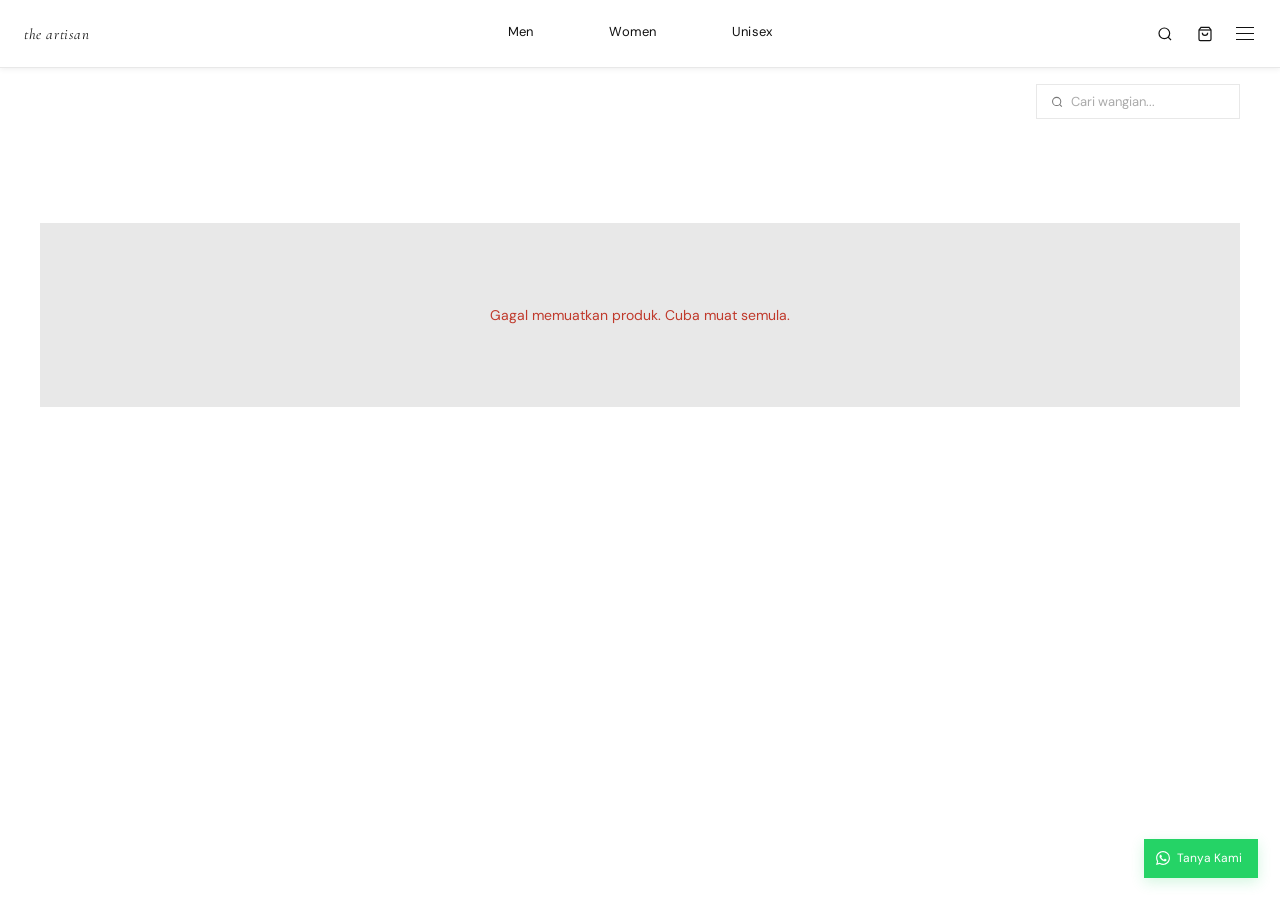
<file: koleksi.html>
<!DOCTYPE html>
<html lang="ms">
<head>
<meta charset="UTF-8">
<meta name="viewport" content="width=device-width, initial-scale=1.0">
<title>Koleksi — The Artisan Parfum</title>
<meta name="description" content="165 wangian premium terinspirasi jenama dunia. Terokai koleksi lengkap kami.">
<link rel="preconnect" href="https://fonts.googleapis.com">
<link rel="preconnect" href="https://fonts.gstatic.com" crossorigin>
<link href="https://fonts.googleapis.com/css2?family=Cormorant+Garamond:ital,wght@0,300;0,400;1,300;1,400&family=DM+Sans:opsz,wght@9..40,300;9..40,400;9..40,500&display=swap" rel="stylesheet">
<link rel="stylesheet" href="css/style_koleksi.css">
<style>
  /* Solid header for koleksi page only */
  #main-nav {
    top: 0 !important;
    background: #fff !important;
    border-bottom: 1px solid var(--line) !important;
    box-shadow: 0 1px 6px rgba(0,0,0,.07) !important;
  }
  #main-nav .nav-logo,
  #main-nav .nav-center-links li a,
  #main-nav .nav-icon,
  #main-nav .hamburger span {
    color: var(--ink) !important;
  }
  #main-nav .hamburger span {
    background: var(--ink) !important;
  }
  /* Remove gender tabs completely */
  .gender-tabs-bar {
    display: none !important;
  }
  /* Adjust products section padding */
  .products-section {
    padding-top: 80px;
  }
</style>
</head>
<body>

<!-- NAV -->
<nav id="main-nav">
  <a href="index.html" class="nav-logo">the artisan</a>
  <div class="nav-center">
    <ul class="nav-center-links">
      <li><a href="koleksi.html?gender=m" id="nav-men">Men</a></li>
      <li><a href="koleksi.html?gender=w" id="nav-women">Women</a></li>
      <li><a href="koleksi.html?gender=u" id="nav-unisex">Unisex</a></li>
    </ul>
  </div>
  <div class="nav-right">
    <button class="nav-icon" id="nav-search-btn" aria-label="Cari">
      <svg width="16" height="16" viewBox="0 0 24 24" fill="none" stroke="currentColor" stroke-width="1.8"><circle cx="11" cy="11" r="8"/><line x1="21" y1="21" x2="16.65" y2="16.65"/></svg>
    </button>
    <button class="nav-icon" id="nav-cart-btn" aria-label="Troli" style="position:relative">
      <svg width="16" height="16" viewBox="0 0 24 24" fill="none" stroke="currentColor" stroke-width="1.8"><path d="M6 2L3 6v14a2 2 0 002 2h14a2 2 0 002-2V6l-3-4z"/><line x1="3" y1="6" x2="21" y2="6"/><path d="M16 10a4 4 0 01-8 0"/></svg>
      <i class="nav-cart-badge" id="nav-badge">0</i>
    </button>
    <button class="hamburger" id="hamburger" aria-label="Menu">
      <span></span><span></span><span></span>
    </button>
  </div>
</nav>

<div class="page-wrap">

  <!-- Search Bar (only) -->
  <div class="search-bar-wrapper" style="padding: 20px 40px 0; display: flex; justify-content: flex-end;">
    <div class="search-bar" style="max-width: 300px;">
      <svg width="14" height="14" viewBox="0 0 24 24" fill="none" stroke="currentColor" stroke-width="2"><circle cx="11" cy="11" r="8"/><line x1="21" y1="21" x2="16.65" y2="16.65"/></svg>
      <input type="text" id="search-input" placeholder="Cari wangian..." autocomplete="off">
      <button id="search-clear" style="display:none" onclick="clearSearch()">
        <svg width="12" height="12" viewBox="0 0 24 24" fill="none" stroke="currentColor" stroke-width="2"><line x1="18" y1="6" x2="6" y2="18"/><line x1="6" y1="6" x2="18" y2="18"/></svg>
      </button>
    </div>
  </div>

  <!-- PRODUCTS -->
  <section class="products-section">
    <div class="products-count" id="products-count"></div>
    <div class="products-grid" id="products-grid">
      <div class="grid-loading">
        <div class="spinner"></div>
        Memuatkan koleksi...
      </div>
    </div>
  </section>
</div>

<!-- ===== PRODUCT MODAL (BOTTOM SHEET) ===== -->
<div class="pm-overlay" id="pm-overlay" onclick="if(event.target===this) closeProductModal()">
  <div class="pm-sheet" id="pm-sheet">
    <button class="pm-close" onclick="closeProductModal()" aria-label="Tutup">
      <svg width="12" height="12" viewBox="0 0 24 24" fill="none" stroke="currentColor" stroke-width="2.5"><line x1="18" y1="6" x2="6" y2="18"/><line x1="6" y1="6" x2="18" y2="18"/></svg>
    </button>

    <!-- HEADER -->
    <div class="pm-header">
      <div class="pm-header-bottle" id="pm-bottle-wrap"></div>
      <div class="pm-header-info">
        <p class="pm-insp" id="pm-insp-text"></p>
        <h2 class="pm-name" id="pm-name-text"></h2>
        <p class="pm-family" id="pm-family-text"></p>
        <div class="pm-prices">
          <span class="pm-price-from">Dari</span>
          <span class="pm-price-main" id="pm-price-main">RM —</span>
          <span class="pm-price-old" id="pm-price-old"></span>
        </div>
        <div class="pm-stock-info" id="pm-stock-info">
          <span class="pm-stock-dot" id="pm-stock-dot"></span>
          <span id="pm-stock-text"></span>
        </div>
      </div>
    </div>

    <!-- SCENT VARIATIONS -->
    <div class="pm-section" id="pm-scents-section">
      <div class="pm-section-label">Pilih Wangian</div>
      <div class="scent-variations" id="pm-scents-wrap"></div>
    </div>

    <!-- SIZE -->
    <div class="pm-section">
      <div class="pm-section-label">Saiz & Harga</div>
      <div class="size-options">
        <button class="size-btn" id="size-10" onclick="selectSize('10ml')">
          <span class="ml">10ml</span>
          <span class="price-now" id="sz-price-10">RM —</span>
          <span class="price-was" id="sz-was-10"></span>
        </button>
        <button class="size-btn" id="size-30" onclick="selectSize('30ml')">
          <span class="ml">30ml</span>
          <span class="price-now" id="sz-price-30">RM —</span>
          <span class="price-was" id="sz-was-30"></span>
        </button>
        <button class="size-btn" id="size-60" onclick="selectSize('60ml')">
          <span class="ml">60ml</span>
          <span class="price-now" id="sz-price-60">RM —</span>
          <span class="price-was" id="sz-was-60"></span>
        </button>
      </div>
    </div>

    <!-- QUANTITY -->
    <div class="pm-section">
      <div class="pm-section-label">Kuantiti</div>
      <div class="qty-row">
        <div class="qty-stepper">
          <button class="qty-step-btn" onclick="changeQty(-1)">−</button>
          <div class="qty-display" id="qty-display">1</div>
          <button class="qty-step-btn" onclick="changeQty(1)">+</button>
        </div>
        <span class="qty-hint" id="qty-stock-hint"></span>
      </div>
    </div>
  </div>
</div>

<!-- STICKY FOOTER -->
<div class="pm-footer" id="pm-footer" style="display:none; position:fixed; bottom:0; left:0; right:0; z-index:905;">
  <div class="pm-total-display">
    <div class="pm-total-label">Jumlah</div>
    <div class="pm-total-value" id="pm-total-display">RM —</div>
  </div>
  <button class="btn-add-to-cart-main" id="pm-add-btn" onclick="modalAddToCart()">
    + Tambah ke Troli
  </button>
</div>

<!-- ===== CART PANEL ===== -->
<div class="cart-overlay" id="cart-overlay" onclick="if(event.target===this) closeCart()"></div>
<aside class="cart-panel" id="cart-panel" aria-label="Troli">
  <div class="cart-header">
    <div>
      <div class="cart-header-title">Troli</div>
      <span class="cart-header-count" id="cart-count-label"></span>
    </div>
    <button class="cart-close" onclick="closeCart()">
      <svg width="14" height="14" viewBox="0 0 24 24" fill="none" stroke="currentColor" stroke-width="2.5"><line x1="18" y1="6" x2="6" y2="18"/><line x1="6" y1="6" x2="18" y2="18"/></svg>
    </button>
  </div>
  <div class="cart-body">
    <div class="cart-empty" id="cart-empty"><p>Troli kosong</p><span>Tambah wangian untuk mula membeli</span></div>
    <div id="cart-items-list"></div>
    <div class="cart-bundle-hint" id="bundle-hint" style="display:none"></div>
    <div class="cart-countdown" id="cart-countdown" style="display:none">
      <svg width="14" height="14" viewBox="0 0 24 24" fill="none" stroke="currentColor" stroke-width="1.8"><path d="M5 22h14M5 2h14M17 22v-4.17a2 2 0 00-.59-1.42L12 12l-4.41 4.41A2 2 0 007 17.83V22M7 2v4.17a2 2 0 00.59 1.42L12 12l4.41-4.41A2 2 0 0017 6.17V2"/></svg>
      <div><div class="cart-cd-label">Troli disimpan selama</div><span class="cart-cd-time" id="cart-cd-display">15:00</span></div>
    </div>
  </div>
  <div class="cart-footer" id="cart-footer" style="display:none">
    <div class="cart-total-row">
      <span class="cart-total-label">Jumlah</span>
      <span class="cart-total-value" id="cart-total-display">RM 0</span>
    </div>
    <div class="cart-savings" id="cart-savings-display"></div>
    <button class="btn-proceed-checkout" onclick="openOrderModal()">Teruskan ke Bayaran →</button>
    <button class="btn-whatsapp-order" onclick="sendCartViaWhatsApp()">
      <svg width="12" height="12" viewBox="0 0 24 24" fill="currentColor"><path d="M17.472 14.382c-.297-.149-1.758-.867-2.03-.967-.273-.099-.471-.148-.67.15-.197.297-.767.966-.94 1.164-.173.199-.347.223-.644.075-.297-.15-1.255-.463-2.39-1.475-.883-.788-1.48-1.761-1.653-2.059-.173-.297-.018-.458.13-.606.134-.133.298-.347.446-.52.149-.174.198-.298.298-.497.099-.198.05-.371-.025-.52-.075-.149-.669-1.612-.916-2.207-.242-.579-.487-.5-.669-.51-.173-.008-.371-.01-.57-.01-.198 0-.52.074-.792.372-.272.297-1.04 1.016-1.04 2.479 0 1.462 1.065 2.875 1.213 3.074.149.198 2.096 3.2 5.077 4.487.709.306 1.262.489 1.694.625.712.227 1.36.195 1.871.118.571-.085 1.758-.719 2.006-1.413.248-.694.248-1.289.173-1.413-.074-.124-.272-.198-.57-.347m-5.421 7.403h-.004a9.87 9.87 0 01-5.031-1.378l-.361-.214-3.741.982.998-3.648-.235-.374a9.86 9.86 0 01-1.51-5.26c.001-5.45 4.436-9.884 9.888-9.884 2.64 0 5.122 1.03 6.988 2.898a9.825 9.825 0 012.893 6.994c-.003 5.45-4.437 9.884-9.885 9.884m8.413-18.297A11.815 11.815 0 0012.05 0C5.495 0 .16 5.335.157 11.892c0 2.096.547 4.142 1.588 5.945L.057 24l6.305-1.654a11.882 11.882 0 005.683 1.448h.005c6.554 0 11.89-5.335 11.893-11.893a11.821 11.821 0 00-3.48-8.413Z"/></svg>
      Pesan via WhatsApp
    </button>
  </div>
</aside>

<!-- ===== ORDER MODAL ===== -->
<div class="modal-overlay" id="modal-overlay" onclick="if(event.target===this) closeOrderModal()">
  <div class="modal-box">
    <button class="modal-close" onclick="closeOrderModal()">
      <svg width="14" height="14" viewBox="0 0 24 24" fill="none" stroke="currentColor" stroke-width="2.5"><line x1="18" y1="6" x2="6" y2="18"/><line x1="6" y1="6" x2="18" y2="18"/></svg>
    </button>
    <div id="modal-form">
      <div class="modal-eyebrow">Maklumat Penghantaran</div>
      <h2 class="modal-title">Sahkan Pesanan</h2>
      <p class="modal-subtitle">Isi maklumat di bawah untuk meneruskan pembayaran.</p>
      <div class="order-summary" id="modal-order-summary"></div>
      <div class="form-group"><label for="field-name">Nama Penuh *</label><input type="text" id="field-name" placeholder="Nama anda" autocomplete="name"><div class="form-error" id="err-name">Nama tidak sah (minimum 3 huruf)</div></div>
      <div class="form-group"><label for="field-phone">No. Telefon *</label><input type="tel" id="field-phone" placeholder="01X-XXXXXXX" autocomplete="tel"><div class="form-error" id="err-phone">No. telefon tidak sah</div></div>
      <div class="form-group"><label for="field-email">Emel <span style="color:var(--muted)">(Opsyen)</span></label><input type="email" id="field-email" placeholder="email@contoh.com" autocomplete="email"><div class="form-error" id="err-email">Emel tidak sah</div></div>
      <div class="form-group"><label for="field-address">Alamat Penghantaran *</label><textarea id="field-address" placeholder="No. rumah, jalan, taman..." autocomplete="street-address"></textarea><div class="form-error" id="err-address">Sila masukkan alamat lengkap</div></div>
      <div class="form-row">
        <div class="form-group"><label for="field-state">Negeri *</label>
          <select id="field-state"><option value="">Pilih Negeri</option><option>Johor</option><option>Kedah</option><option>Kelantan</option><option>Melaka</option><option>Negeri Sembilan</option><option>Pahang</option><option>Perak</option><option>Perlis</option><option>Pulau Pinang</option><option>Sabah</option><option>Sarawak</option><option>Selangor</option><option>Terengganu</option><option>W.P. Kuala Lumpur</option><option>W.P. Labuan</option><option>W.P. Putrajaya</option></select>
          <div class="form-error" id="err-state">Sila pilih negeri</div></div>
        <div class="form-group"><label for="field-postcode">Poskod *</label><input type="text" id="field-postcode" placeholder="XXXXX" maxlength="5"><div class="form-error" id="err-postcode">Poskod tidak sah (5 digit)</div></div>
      </div>
      <div class="form-group"><label for="field-note">Nota (Opsyen)</label><input type="text" id="field-note" placeholder="Pilihan wangian, arahan khas..."></div>
      <div class="form-total-row">
        <span class="form-total-label">Jumlah Bayaran</span>
        <span class="form-total-value" id="modal-total-display">RM 0</span>
      </div>
      <button class="btn-submit" id="submit-btn" onclick="handleOrderSubmit()">Sahkan & Bayar via ToyyibPay →</button>
      <p class="form-security-note">🔒 FPX · Kad Kredit · eWallet</p>
    </div>
    <div class="modal-loading" id="modal-loading"><div class="spinner" style="margin:0 auto 12px"></div><p style="font-size:11px;color:var(--muted);letter-spacing:.06em">Memproses pesanan...</p></div>
    <div class="modal-success" id="modal-success">
      <div class="success-icon"><svg width="42" height="42" viewBox="0 0 24 24" fill="none" stroke="currentColor" stroke-width="1.5"><circle cx="12" cy="12" r="10"/><polyline points="8 12 11 15 16 9"/></svg></div>
      <h3>Pesanan Dihantar!</h3>
      <p>Pasukan kami akan menghubungi anda melalui <strong>WhatsApp</strong> dalam masa 1–2 jam.</p>
      <div class="success-tag">selamat datang ke the artisan parfum.</div>
    </div>
  </div>
</div>

<!-- FLOAT WA -->
<a href="https://wa.me/601159003985?text=Salam%2C+saya+ingin+bertanya+tentang+The+Artisan+Parfum." class="float-wa" target="_blank" rel="noopener">
  <svg width="14" height="14" viewBox="0 0 24 24" fill="currentColor"><path d="M17.472 14.382c-.297-.149-1.758-.867-2.03-.967-.273-.099-.471-.148-.67.15-.197.297-.767.966-.94 1.164-.173.199-.347.223-.644.075-.297-.15-1.255-.463-2.39-1.475-.883-.788-1.48-1.761-1.653-2.059-.173-.297-.018-.458.13-.606.134-.133.298-.347.446-.52.149-.174.198-.298.298-.497.099-.198.05-.371-.025-.52-.075-.149-.669-1.612-.916-2.207-.242-.579-.487-.5-.669-.51-.173-.008-.371-.01-.57-.01-.198 0-.52.074-.792.372-.272.297-1.04 1.016-1.04 2.479 0 1.462 1.065 2.875 1.213 3.074.149.198 2.096 3.2 5.077 4.487.709.306 1.262.489 1.694.625.712.227 1.36.195 1.871.118.571-.085 1.758-.719 2.006-1.413.248-.694.248-1.289.173-1.413-.074-.124-.272-.198-.57-.347m-5.421 7.403h-.004a9.87 9.87 0 01-5.031-1.378l-.361-.214-3.741.982.998-3.648-.235-.374a9.86 9.86 0 01-1.51-5.26c.001-5.45 4.436-9.884 9.888-9.884 2.64 0 5.122 1.03 6.988 2.898a9.825 9.825 0 012.893 6.994c-.003 5.45-4.437 9.884-9.885 9.884m8.413-18.297A11.815 11.815 0 0012.05 0C5.495 0 .16 5.335.157 11.892c0 2.096.547 4.142 1.588 5.945L.057 24l6.305-1.654a11.882 11.882 0 005.683 1.448h.005c6.554 0 11.89-5.335 11.893-11.893a11.821 11.821 0 00-3.48-8.413Z"/></svg>
  <span>Tanya Kami</span>
</a>
<div class="float-cart" id="float-cart" onclick="openCart(event)" role="button" tabindex="0">
  <div class="float-cart-badge" id="float-cart-badge">0</div>
  <span class="float-cart-label">Troli</span>
</div>

<script src="js/config.js"></script>
<script>
'use strict';

/* ─── STATE ─── */
let PRODUCTS      = [];
let currentGender = 'all';
let searchQuery   = '';
let searchDebounce;

/* ─── MODAL STATE ─── */
let modalProductId  = null;
let modalScent      = null;
let modalSize       = null;
let modalQty        = 1;

/* ─── CART STATE ─── */
let cart = JSON.parse(localStorage.getItem(CONFIG.KEYS.CART) || '[]');
let cartCountdownEnd   = 0;
let cartCountdownTimer = null;

/* =============================================
   SVG FUNCTIONS (same as before)
============================================= */
function createMiniBottleSVG(cap, rgbStr) {
  const [r, g, b] = (rgbStr || '155,85,110').split(',').map(Number);
  const uid = Math.random().toString(36).slice(2);
  return `<svg width="44" height="86" viewBox="0 0 44 86" fill="none" aria-hidden="true">
    <defs><linearGradient id="mb_${uid}" x1="0" y1="0" x2="1" y2="0">
      <stop offset="0%" stop-color="rgb(${r},${g},${b})" stop-opacity=".28"/>
      <stop offset="50%" stop-color="rgb(${r},${g},${b})" stop-opacity=".9"/>
      <stop offset="100%" stop-color="rgb(${r},${g},${b})" stop-opacity=".28"/>
    </linearGradient></defs>
    <rect x="15" y="0" width="14" height="10" rx="3" fill="${cap || '#3A1828'}"/>
    <rect x="14" y="9" width="16" height="6" rx="1" fill="${cap || '#3A1828'}" opacity=".65"/>
    <rect x="5" y="15" width="34" height="66" rx="3" fill="url(#mb_${uid})" stroke="rgba(0,0,0,.08)" stroke-width=".5"/>
    <rect x="7" y="17" width="6" height="62" rx="1.5" fill="rgba(255,255,255,.06)"/>
    <rect x="8" y="32" width="28" height="28" fill="rgba(255,255,255,.03)" stroke="rgba(255,255,255,.07)" stroke-width=".4"/>
    <text x="22" y="43" text-anchor="middle" font-family="Georgia,serif" font-size="2.6" fill="rgba(255,255,255,.45)" letter-spacing=".8">THE ARTISAN</text>
    <text x="22" y="50" text-anchor="middle" font-family="Georgia,serif" font-size="2.6" fill="rgba(255,255,255,.45)" letter-spacing=".8">PARFUM</text>
    <ellipse cx="22" cy="82" rx="10" ry="1.5" fill="rgba(0,0,0,.06)"/>
  </svg>`;
}

function createCardBottleSVG(productId, cap, rgbStr) {
  const [r, g, b] = (rgbStr || '155,85,110').split(',').map(Number);
  const gradId = 'cg_' + String(productId).replace(/\W/g, '_');
  return `<svg width="72" height="200" viewBox="0 0 72 200" fill="none" aria-hidden="true">
    <defs><linearGradient id="${gradId}" x1="0" y1="0" x2="1" y2="0">
      <stop offset="0%" stop-color="rgb(${r},${g},${b})" stop-opacity=".22"/>
      <stop offset="46%" stop-color="rgb(${r},${g},${b})" stop-opacity=".9"/>
      <stop offset="100%" stop-color="rgb(${r},${g},${b})" stop-opacity=".22"/>
    </linearGradient></defs>
    <rect x="26" y="0" width="20" height="14" rx="4" fill="${cap || '#3A1828'}"/>
    <rect x="24" y="14" width="24" height="9" rx="1" fill="${cap || '#3A1828'}" opacity=".6"/>
    <rect x="13" y="23" width="46" height="168" rx="4" fill="url(#${gradId})" stroke="rgba(0,0,0,.08)" stroke-width=".5"/>
    <rect x="15" y="25" width="7" height="164" rx="2" fill="rgba(255,255,255,.055)"/>
    <rect x="16" y="72" width="40" height="62" fill="rgba(255,255,255,.025)" stroke="rgba(255,255,255,.07)" stroke-width=".4"/>
    <text x="36" y="95" text-anchor="middle" font-family="Georgia,serif" font-size="3.8" fill="rgba(255,255,255,.45)" letter-spacing="1">THE ARTISAN</text>
    <text x="36" y="107" text-anchor="middle" font-family="Georgia,serif" font-size="3.8" fill="rgba(255,255,255,.45)" letter-spacing="1">PARFUM</text>
    <ellipse cx="36" cy="195" rx="15" ry="2" fill="rgba(0,0,0,.06)"/>
  </svg>`;
}

function miniSVG(cap, rgbStr) {
  const [r, g, b] = (rgbStr || '155,85,110').split(',').map(Number);
  const uid = Math.random().toString(36).slice(2);
  return `<svg width="32" height="56" viewBox="0 0 32 56" fill="none">
    <defs><linearGradient id="cs_${uid}" x1="0" y1="0" x2="1" y2="0">
      <stop offset="0%" stop-color="rgb(${r},${g},${b})" stop-opacity=".28"/>
      <stop offset="50%" stop-color="rgb(${r},${g},${b})" stop-opacity=".86"/>
      <stop offset="100%" stop-color="rgb(${r},${g},${b})" stop-opacity=".28"/>
    </linearGradient></defs>
    <rect x="11" y="0" width="10" height="7" rx="2" fill="${cap || '#3A1828'}"/>
    <rect x="10" y="6" width="12" height="4" rx="1" fill="${cap || '#3A1828'}" opacity=".6"/>
    <rect x="4" y="10" width="24" height="42" rx="2.5" fill="url(#cs_${uid})" stroke="rgba(0,0,0,.08)" stroke-width=".4"/>
  </svg>`;
}

/* =============================================
   STOCK HELPERS
============================================= */
function getStock(id) {
  const s = JSON.parse(localStorage.getItem(CONFIG.KEYS.STOCK) || '{}');
  const p = PRODUCTS.find(x => x.id === id);
  return s[id] !== undefined ? s[id] : (p?.stock ?? CONFIG.INITIAL_STOCK);
}

function decrementStock(id, qty = 1) {
  const s = JSON.parse(localStorage.getItem(CONFIG.KEYS.STOCK) || '{}');
  s[id] = Math.max(0, (s[id] ?? CONFIG.INITIAL_STOCK) - qty);
  localStorage.setItem(CONFIG.KEYS.STOCK, JSON.stringify(s));
  sbFetch('products?id=eq.' + id, { method: 'PATCH', headers: { 'Prefer': 'return=minimal' }, body: JSON.stringify({ stock: s[id] }) }).catch(() => {});
}

function initStock() {
  const stored = JSON.parse(localStorage.getItem(CONFIG.KEYS.STOCK) || '{}');
  let updated = false;
  PRODUCTS.forEach(p => { if (stored[p.id] === undefined) { stored[p.id] = p.stock ?? CONFIG.INITIAL_STOCK; updated = true; } });
  if (updated) localStorage.setItem(CONFIG.KEYS.STOCK, JSON.stringify(stored));
}

/* =============================================
   LOAD DATA
============================================= */
async function loadPricing() {
  try {
    const rows = await sbFetch('pricing?select=size,normal_price,promo_price');
    if (rows && rows.length) {
      rows.forEach(r => { CONFIG.PRICES[r.size] = { normal: r.normal_price, promo: r.promo_price }; });
    }
  } catch(e) {}
}

async function loadProducts() {
  try {
    const rows = await sbFetch('products?active=eq.true&order=id.asc&select=*');
    PRODUCTS = rows || [];
    initStock();
    updateNavActiveState();
    renderGrid();
  } catch(e) {
    document.getElementById('products-grid').innerHTML = '<div class="no-results" style="color:var(--red)">Gagal memuatkan produk. Cuba muat semula.</div>';
  }
}

function updateNavActiveState() {
  // Highlight active nav link based on currentGender
  document.querySelectorAll('.nav-center-links a').forEach(a => a.classList.remove('active'));
  if (currentGender !== 'all') {
    const navEl = document.getElementById('nav-' + (currentGender === 'm' ? 'men' : currentGender === 'w' ? 'women' : 'unisex'));
    if (navEl) navEl.classList.add('active');
  }
}

async function init() {
  const params = new URLSearchParams(window.location.search);
  if (params.get('gender')) currentGender = params.get('gender');
  if (params.get('q')) { searchQuery = params.get('q').toLowerCase(); document.getElementById('search-input').value = params.get('q'); document.getElementById('search-clear').style.display = 'block'; }
  
  await loadPricing();
  await loadProducts();
  refreshCartUI();
}

/* =============================================
   GRID RENDER
============================================= */
function getFiltered() {
  return PRODUCTS.filter(p => {
    const gOk = currentGender === 'all' || p.gender === currentGender;
    const qOk = !searchQuery || [p.name, p.inspired_by, p.family, p.notes].join(' ').toLowerCase().includes(searchQuery);
    return gOk && qOk;
  });
}

function renderGrid() {
  const grid = document.getElementById('products-grid');
  const filtered = getFiltered();

  document.getElementById('products-count').textContent = filtered.length > 0 ? `Menunjukkan ${filtered.length} wangian` : '';

  if (filtered.length === 0) {
    grid.innerHTML = '<div class="no-results">Tiada wangian dijumpai untuk carian ini.</div>';
    return;
  }

  grid.innerHTML = filtered.map(p => {
    const stk = getStock(p.id);
    const pct = Math.max(0, Math.min(100, (stk / CONFIG.INITIAL_STOCK) * 100));
    const isOut = stk === 0;
    const fillCls = stk === 0 ? 'crit' : stk <= 8 ? 'crit' : stk <= 18 ? 'low' : '';
    const pr = CONFIG.PRICES;

    let badgeHtml = '';
    if (p.badge) {
      const bc = ['Exclusive'].includes(p.badge) ? 'badge-exclusive' : ['Hot','Bestseller','Trending'].includes(p.badge) ? 'badge-hot' : 'badge-new';
      badgeHtml = `<span class="card-badge ${bc}">${p.badge}</span>`;
    }

    const visual = p.image_url
      ? `<img class="product-card-img" src="${p.image_url}" alt="${p.name}" loading="lazy">`
      : `<div class="product-card-bottle" style="background:radial-gradient(ellipse 80% 80% at 50% 40%,rgba(${p.rgb||'155,85,110'},.18) 0%,transparent 100%)">${createCardBottleSVG(p.id, p.cap_color, p.rgb)}</div>`;

    return `<div class="product-card${isOut?' sold-out':''}" onclick="openProductModal('${p.id}')" role="button" tabindex="0" aria-label="${p.name}">
      <div class="product-card-visual">
        ${visual}
        ${badgeHtml}
        <div class="card-tap-hint">Pilih Saiz & Wangian</div>
      </div>
      <div class="product-card-info">
        <p class="card-inspired">Terinspirasi oleh ${p.inspired_by}</p>
        <h3 class="card-name">${p.name}</h3>
        <p class="card-family">${p.family}${p.notes ? ' · ' + p.notes : ''}</p>
        <div class="card-prices">
          <span class="card-price-from">Dari</span>
          <span class="card-price-main">RM ${pr['10ml'].promo}</span>
          <span class="card-price-normal">RM ${pr['10ml'].normal}</span>
        </div>
        <div class="card-stock-bar"><div class="card-stock-fill ${fillCls}" style="width:${pct}%"></div></div>
        <span class="card-stock-text${stk <= 8 ? ' urgent' : ''}">
          ${isOut ? '⚠ Stok Habis' : stk <= 8 ? `⚡ ${stk} unit berbaki` : `${stk} unit berbaki`}
        </span>
      </div>
    </div>`;
  }).join('');
}

/* =============================================
   NAVIGATION - Use header links for filtering
============================================= */
// Override nav link clicks to filter instead of navigating away
document.getElementById('nav-men').addEventListener('click', (e) => {
  e.preventDefault();
  currentGender = 'm';
  updateNavActiveState();
  renderGrid();
  // Update URL without reload
  const url = new URL(window.location);
  url.searchParams.set('gender', 'm');
  window.history.pushState({}, '', url);
});

document.getElementById('nav-women').addEventListener('click', (e) => {
  e.preventDefault();
  currentGender = 'w';
  updateNavActiveState();
  renderGrid();
  const url = new URL(window.location);
  url.searchParams.set('gender', 'w');
  window.history.pushState({}, '', url);
});

document.getElementById('nav-unisex').addEventListener('click', (e) => {
  e.preventDefault();
  currentGender = 'u';
  updateNavActiveState();
  renderGrid();
  const url = new URL(window.location);
  url.searchParams.set('gender', 'u');
  window.history.pushState({}, '', url);
});

// Also handle logo click to show all
document.querySelector('.nav-logo').addEventListener('click', (e) => {
  e.preventDefault();
  currentGender = 'all';
  updateNavActiveState();
  renderGrid();
  const url = new URL(window.location);
  url.searchParams.delete('gender');
  window.history.pushState({}, '', url);
  window.location.href = 'index.html'; // Actually go to homepage
});

/* =============================================
   SEARCH
============================================= */
document.getElementById('search-input').addEventListener('input', function() {
  searchQuery = this.value.toLowerCase().trim();
  document.getElementById('search-clear').style.display = searchQuery ? 'block' : 'none';
  clearTimeout(searchDebounce);
  searchDebounce = setTimeout(renderGrid, 240);
});

function clearSearch() {
  document.getElementById('search-input').value = '';
  searchQuery = '';
  document.getElementById('search-clear').style.display = 'none';
  renderGrid();
}

/* =============================================
   PRODUCT MODAL (same as before)
============================================= */
function openProductModal(productId) {
  const p = PRODUCTS.find(x => x.id === productId);
  if (!p) return;

  modalProductId = productId;
  modalScent = null;
  modalSize = null;
  modalQty = 1;

  document.getElementById('pm-bottle-wrap').innerHTML = createMiniBottleSVG(p.cap_color, p.rgb);
  document.getElementById('pm-insp-text').textContent = 'Terinspirasi oleh ' + (p.inspired_by || '');
  document.getElementById('pm-name-text').textContent = p.name;
  document.getElementById('pm-family-text').textContent = (p.family || '') + (p.notes ? ' · ' + p.notes : '');

  const pr = CONFIG.PRICES;
  document.getElementById('pm-price-main').textContent = 'RM ' + pr['10ml'].promo;
  document.getElementById('pm-price-old').textContent = 'RM ' + pr['10ml'].normal;
  document.getElementById('sz-price-10').textContent = 'RM ' + pr['10ml'].promo;
  document.getElementById('sz-was-10').textContent = 'RM ' + pr['10ml'].normal;
  document.getElementById('sz-price-30').textContent = 'RM ' + pr['30ml'].promo;
  document.getElementById('sz-was-30').textContent = 'RM ' + pr['30ml'].normal;
  document.getElementById('sz-price-60').textContent = 'RM ' + pr['60ml'].promo;
  document.getElementById('sz-was-60').textContent = 'RM ' + pr['60ml'].normal;

  const stk = getStock(productId);
  const dot = document.getElementById('pm-stock-dot');
  dot.className = 'pm-stock-dot' + (stk === 0 ? ' out' : stk <= 8 ? ' low' : '');
  document.getElementById('pm-stock-text').textContent = stk === 0 ? 'Stok habis' : stk <= 8 ? `Hanya ${stk} unit berbaki!` : `${stk} unit tersedia`;
  document.getElementById('qty-stock-hint').textContent = stk > 0 ? `Maks ${Math.min(stk, 10)} unit` : '';

  buildScentVariations(p);
  document.querySelectorAll('.size-btn').forEach(b => b.classList.remove('selected'));
  document.getElementById('qty-display').textContent = '1';
  updateModalTotal();

  const footer = document.getElementById('pm-footer');
  footer.style.display = 'flex';
  document.getElementById('pm-add-btn').textContent = '+ Tambah ke Troli';
  document.getElementById('pm-add-btn').classList.remove('added');
  document.getElementById('pm-add-btn').disabled = stk === 0;

  document.getElementById('pm-overlay').classList.add('visible');
  document.body.classList.add('lock');
  document.getElementById('pm-sheet').scrollTop = 0;
}

function buildScentVariations(currentProduct) {
  const sameGender = PRODUCTS.filter(p => p.gender === currentProduct.gender);
  const wrap = document.getElementById('pm-scents-wrap');

  if (sameGender.length <= 1) {
    document.getElementById('pm-scents-section').style.display = 'none';
    modalScent = currentProduct.id;
    return;
  }

  document.getElementById('pm-scents-section').style.display = 'block';
  wrap.innerHTML = sameGender.map((p, i) => {
    const stk = getStock(p.id);
    const isOut = stk === 0;
    let badgeHtml = '';
    if (p.badge === 'Hot' || p.badge === 'Bestseller') badgeHtml = `<span class="scent-chip-hot chip-badge-hot">${p.badge}</span>`;
    else if (p.badge === 'New') badgeHtml = `<span class="scent-chip-hot chip-badge-new">New</span>`;
    const isCurrent = p.id === currentProduct.id;
    return `<button class="scent-chip-btn${isOut ? ' out-chip' : ''}${isCurrent ? ' selected' : ''}" data-scent-id="${p.id}" onclick="selectScent('${p.id}')">
      <span class="scent-chip-num">${i + 1}.</span> ${p.name} ${badgeHtml}
    </button>`;
  }).join('');
  modalScent = currentProduct.id;
}

function selectScent(scentId) {
  modalScent = scentId;
  document.querySelectorAll('.scent-chip-btn').forEach(b => {
    b.classList.toggle('selected', b.dataset.scentId === scentId);
  });
  const stk = getStock(scentId);
  const dot = document.getElementById('pm-stock-dot');
  dot.className = 'pm-stock-dot' + (stk === 0 ? ' out' : stk <= 8 ? ' low' : '');
  document.getElementById('pm-stock-text').textContent = stk === 0 ? 'Stok habis' : stk <= 8 ? `Hanya ${stk} unit berbaki!` : `${stk} unit tersedia`;
  document.getElementById('pm-add-btn').disabled = stk === 0;
  document.getElementById('qty-stock-hint').textContent = stk > 0 ? `Maks ${Math.min(stk, 10)} unit` : '';
  modalQty = 1;
  document.getElementById('qty-display').textContent = '1';
  updateModalTotal();
}

function selectSize(size) {
  modalSize = size;
  document.querySelectorAll('.size-btn').forEach(b => b.classList.remove('selected'));
  document.getElementById('size-' + size.replace('ml', '')).classList.add('selected');
  const pr = CONFIG.PRICES[size];
  document.getElementById('pm-price-main').textContent = 'RM ' + pr.promo;
  document.getElementById('pm-price-old').textContent = 'RM ' + pr.normal;
  updateModalTotal();
}

function changeQty(delta) {
  const targetId = modalScent || modalProductId;
  const stk = getStock(targetId);
  const max = Math.min(stk, 10);
  modalQty = Math.max(1, Math.min(max, modalQty + delta));
  document.getElementById('qty-display').textContent = modalQty;
  updateModalTotal();
}

function updateModalTotal() {
  if (!modalSize) {
    document.getElementById('pm-total-display').textContent = 'RM —';
    return;
  }
  const total = CONFIG.PRICES[modalSize].promo * modalQty;
  document.getElementById('pm-total-display').textContent = 'RM ' + total;
}

function closeProductModal() {
  document.getElementById('pm-overlay').classList.remove('visible');
  document.getElementById('pm-footer').style.display = 'none';
  document.body.classList.remove('lock');
  modalProductId = null;
  modalScent = null;
  modalSize = null;
  modalQty = 1;
}

function modalAddToCart() {
  const targetId = modalScent || modalProductId;
  if (!targetId) return;
  if (!modalSize) {
    document.querySelectorAll('.size-btn').forEach(b => {
      b.style.outline = '2px solid var(--red)';
      setTimeout(() => b.style.outline = '', 1400);
    });
    document.querySelector('.size-options').classList.add('shake');
    setTimeout(() => document.querySelector('.size-options').classList.remove('shake'), 400);
    return;
  }
  const product = PRODUCTS.find(p => p.id === targetId);
  if (!product) return;
  const stk = getStock(targetId);
  if (stk === 0) return;
  const pricePerUnit = CONFIG.PRICES[modalSize].promo;
  const existing = cart.find(i => i.productId === targetId && i.size === modalSize);
  if (existing) existing.qty += modalQty;
  else cart.push({ productId: targetId, size: modalSize, pricePerUnit, qty: modalQty, name: product.name, inspiredBy: product.inspired_by, cap: product.cap_color, rgb: product.rgb });
  saveCart();
  decrementStock(targetId, modalQty);
  refreshCartUI();
  const btn = document.getElementById('pm-add-btn');
  btn.textContent = '✓ Ditambah!';
  btn.classList.add('added');
  setTimeout(() => { closeProductModal(); openCart(); }, 600);
}

/* =============================================
   CART FUNCTIONS
============================================= */
const saveCart = () => localStorage.setItem(CONFIG.KEYS.CART, JSON.stringify(cart));
const getCartTotal = () => cart.reduce((s, i) => s + i.pricePerUnit * i.qty, 0);
const getCartCount = () => cart.reduce((s, i) => s + i.qty, 0);
const getCartSaving = () => cart.reduce((s, i) => s + (CONFIG.PRICES[i.size].normal - i.pricePerUnit) * i.qty, 0);
const count60ml = () => cart.filter(i => i.size === '60ml').reduce((s, i) => s + i.qty, 0);

function removeFromCart(productId, size) {
  cart = cart.filter(i => !(i.productId === productId && i.size === size));
  saveCart(); refreshCartUI();
}

function changeCartQty(productId, size, delta) {
  const item = cart.find(i => i.productId === productId && i.size === size);
  if (!item) return;
  item.qty = Math.max(1, item.qty + delta);
  saveCart(); refreshCartUI();
}

function refreshCartUI() {
  const count = getCartCount();
  const total = getCartTotal();
  const saving = getCartSaving();
  const qty60 = count60ml();

  document.getElementById('nav-badge').textContent = count;
  document.getElementById('float-cart-badge').textContent = count;
  document.getElementById('nav-badge').classList.toggle('visible', count > 0);
  document.getElementById('float-cart').style.display = count > 0 ? 'flex' : 'none';
  document.getElementById('cart-count-label').textContent = count > 0 ? `${count} item` : '';

  const emptyEl = document.getElementById('cart-empty');
  const itemsEl = document.getElementById('cart-items-list');
  const footerEl = document.getElementById('cart-footer');

  if (count === 0) {
    emptyEl.style.display = 'block';
    footerEl.style.display = 'none';
    itemsEl.innerHTML = '';
    document.getElementById('bundle-hint').style.display = 'none';
    document.getElementById('cart-countdown').style.display = 'none';
    clearInterval(cartCountdownTimer);
    return;
  }

  emptyEl.style.display = 'none';
  footerEl.style.display = 'block';

  itemsEl.innerHTML = cart.map(item => `
    <div class="cart-item">
      <div class="cart-item-visual">${miniSVG(item.cap, item.rgb)}</div>
      <div class="cart-item-info">
        <div class="cart-item-name">${item.name}</div>
        <div class="cart-item-insp">Terinspirasi: ${item.inspiredBy}</div>
        <div class="cart-item-size">${item.size} · RM ${item.pricePerUnit}</div>
        <div class="cart-item-controls">
          <div class="qty-control">
            <button class="qty-btn" onclick="changeCartQty('${item.productId}','${item.size}',-1)">−</button>
            <span class="qty-num">${item.qty}</span>
            <button class="qty-btn" onclick="changeCartQty('${item.productId}','${item.size}',1)">+</button>
          </div>
          <span class="cart-item-price">RM ${item.pricePerUnit * item.qty}</span>
        </div>
        <button class="cart-item-remove-btn" onclick="removeFromCart('${item.productId}','${item.size}')">
          <svg width="10" height="10" viewBox="0 0 24 24" fill="none" stroke="currentColor" stroke-width="2.5"><polyline points="3 6 5 6 21 6"/><path d="M19 6l-1 14H6L5 6"/><path d="M10 11v6M14 11v6"/><path d="M9 6V4h6v2"/></svg> Buang
        </button>
      </div>
    </div>`).join('');

  const hintEl = document.getElementById('bundle-hint');
  const need = 3 - qty60;
  if (qty60 >= 3) hintEl.innerHTML = '<b>🎁 Bundle aktif!</b> Anda layak mendapat <b>1 botol 30ml PERCUMA</b>. Nyatakan pilihan dalam nota.';
  else if (qty60 > 0) hintEl.innerHTML = `<b>🎁 Hampir!</b> Tambah <b>${need}</b> lagi 60ml untuk 30ml <b>PERCUMA</b>.`;
  hintEl.style.display = qty60 > 0 ? 'block' : 'none';

  document.getElementById('cart-total-display').textContent = 'RM ' + total;
  document.getElementById('cart-savings-display').textContent = saving > 0 ? `Jimat RM ${saving} daripada harga asal` : '';
  document.getElementById('cart-countdown').style.display = 'flex';
  if (!cartCountdownEnd || cartCountdownEnd <= Date.now()) cartCountdownEnd = Date.now() + 15 * 60 * 1000;
  startCartCountdown();
}

function startCartCountdown() {
  clearInterval(cartCountdownTimer);
  const display = document.getElementById('cart-cd-display');
  cartCountdownTimer = setInterval(() => {
    const rem = Math.max(0, cartCountdownEnd - Date.now());
    const m = Math.floor(rem / 60000);
    const s = Math.floor((rem % 60000) / 1000);
    if (display) display.textContent = `${String(m).padStart(2,'0')}:${String(s).padStart(2,'0')}`;
    if (rem === 0) cartCountdownEnd = Date.now() + 15 * 60 * 1000;
  }, 1000);
}

function openCart(e) {
  if (e) e.preventDefault();
  document.getElementById('cart-overlay').classList.add('visible');
  document.getElementById('cart-panel').classList.add('visible');
  document.body.classList.add('lock');
}

function closeCart() {
  document.getElementById('cart-overlay').classList.remove('visible');
  document.getElementById('cart-panel').classList.remove('visible');
  document.body.classList.remove('lock');
}

function sendCartViaWhatsApp() {
  if (!cart.length) return;
  const items = cart.map(i => `• ${i.name} (${i.size}) ×${i.qty} — RM ${i.pricePerUnit * i.qty}`).join('\n');
  const msg = `Salam, saya ingin pesan The Artisan Parfum:\n\n${items}\n\n*Jumlah: RM ${getCartTotal()}*\n\nTerima kasih!`;
  window.open(`https://wa.me/${CONFIG.WA_NUMBER}?text=${encodeURIComponent(msg)}`, '_blank');
}

/* =============================================
   ORDER MODAL
============================================= */
function openOrderModal() {
  if (!cart.length) return;
  closeCart();
  const sumEl = document.getElementById('modal-order-summary');
  sumEl.innerHTML = cart.map(i => `<div class="order-summary-item"><span>${i.name} ${i.size} ×${i.qty}</span><span>RM ${i.pricePerUnit * i.qty}</span></div>`).join('') + `<div class="order-summary-total"><span>Jumlah</span><span>RM ${getCartTotal()}</span></div>`;
  document.getElementById('modal-total-display').textContent = 'RM ' + getCartTotal();
  ['field-name','field-phone','field-email','field-address','field-state','field-postcode','field-note'].forEach(id => { const el = document.getElementById(id); if (el) { el.value = ''; el.classList.remove('invalid'); } });
  document.querySelectorAll('.form-error').forEach(e => e.classList.remove('visible'));
  document.getElementById('modal-form').style.display = 'block';
  document.getElementById('modal-loading').style.display = 'none';
  document.getElementById('modal-success').style.display = 'none';
  document.getElementById('submit-btn').disabled = false;
  document.getElementById('modal-overlay').classList.add('visible');
  document.body.classList.add('lock');
}

function closeOrderModal() {
  document.getElementById('modal-overlay').classList.remove('visible');
  document.body.classList.remove('lock');
}

const isValidEmail = v => /^[^\s@]+@[^\s@]+\.[^\s@]+$/.test(v);
const isValidPhone = v => /^(\+?60|0)[0-9]{8,10}$/.test(v.replace(/[\s\-]/g, ''));
const isValidPostcode = v => /^\d{5}$/.test(v.trim());

function setInvalid(fId, eId) { document.getElementById(fId)?.classList.add('invalid'); document.getElementById(eId)?.classList.add('visible'); }
function clearInvalid(fId, eId) { document.getElementById(fId)?.classList.remove('invalid'); document.getElementById(eId)?.classList.remove('visible'); }

function handleOrderSubmit() {
  const name = document.getElementById('field-name').value.trim();
  const phone = document.getElementById('field-phone').value.trim();
  const email = document.getElementById('field-email').value.trim();
  const address = document.getElementById('field-address').value.trim();
  const state = document.getElementById('field-state').value;
  const postcode = document.getElementById('field-postcode').value.trim();
  const note = document.getElementById('field-note').value.trim();
  let ok = true;
  if (name.length < 3) { setInvalid('field-name','err-name'); ok = false; } else clearInvalid('field-name','err-name');
  if (!isValidPhone(phone)) { setInvalid('field-phone','err-phone'); ok = false; } else clearInvalid('field-phone','err-phone');
  if (email && !isValidEmail(email)) { setInvalid('field-email','err-email'); ok = false; } else clearInvalid('field-email','err-email');
  if (address.length < 10) { setInvalid('field-address','err-address'); ok = false; } else clearInvalid('field-address','err-address');
  if (!state) { setInvalid('field-state','err-state'); ok = false; } else clearInvalid('field-state','err-state');
  if (!isValidPostcode(postcode)) { setInvalid('field-postcode','err-postcode'); ok = false; } else clearInvalid('field-postcode','err-postcode');
  if (!ok) return;

  document.getElementById('submit-btn').disabled = true;
  document.getElementById('modal-form').style.display = 'none';
  document.getElementById('modal-loading').style.display = 'block';

  const itemsFmt = cart.map(i => `• ${i.name} (${i.size}) ×${i.qty} = RM${i.pricePerUnit * i.qty}`).join('\n');

  setTimeout(() => {
    const waMsg = `*Pesanan Baru — The Artisan Parfum*\n\n👤 *Nama:* ${name}\n📞 *Tel:* ${phone}${email ? '\n📧 *Emel:* ' + email : ''}\n📍 *Alamat:* ${address}, ${state} ${postcode}\n\n*Item:*\n${itemsFmt}\n\n💰 *JUMLAH: RM ${getCartTotal()}*\n\n📝 *Nota:* ${note || '-'}`;
    window.open(`https://wa.me/${CONFIG.WA_NUMBER}?text=${encodeURIComponent(waMsg)}`, '_blank');
    document.getElementById('modal-loading').style.display = 'none';
    document.getElementById('modal-success').style.display = 'block';
    cart = []; saveCart(); refreshCartUI();
  }, 1800);
}

/* =============================================
   EVENT LISTENERS
============================================= */
document.getElementById('nav-cart-btn').addEventListener('click', openCart);
document.getElementById('hamburger').addEventListener('click', () => { window.location.href = 'index.html'; });
document.getElementById('nav-search-btn').addEventListener('click', () => { document.getElementById('search-input').focus(); });
document.addEventListener('keydown', e => { if (e.key === 'Escape') { closeProductModal(); closeCart(); closeOrderModal(); } });

init();
</script>
</body>
</html>
</file>
<file: css/style_koleksi.css>
/* ================================================
   TOKENS
================================================ */
:root {
  --ink:    #111;
  --ink2:   #333;
  --muted:  #777;
  --muted2: #aaa;
  --bg:     #fff;
  --off:    #f5f5f5;
  --line:   #e8e8e8;
  --red:    #c0392b;
  --grn:    #27ae60;
  --amb:    #e67e22;
  --t:      .2s ease;
}

/* ================================================
   RESET
================================================ */
*, *::before, *::after { margin: 0; padding: 0; box-sizing: border-box }
html { scroll-behavior: smooth }
body {
  background: var(--bg);
  color: var(--ink);
  font-family: 'DM Sans', sans-serif;
  font-size: 14px;
  line-height: 1.6;
  font-weight: 400;
  overflow-x: hidden;
  -webkit-font-smoothing: antialiased;
}
body.lock { overflow: hidden }
img, svg { display: block }
button, input, select, textarea { font-family: inherit }
a { text-decoration: none; color: inherit }

/* ================================================
   ANNOUNCEMENT BAR
================================================ */
#ann {
  background: var(--ink);
  color: rgba(255, 255, 255, .65);
  display: flex;
  align-items: center;
  justify-content: center;
  gap: 12px;
  flex-wrap: wrap;
  padding: 8px 48px;
  position: relative;
  z-index: 100;
  font-size: 11px;
  letter-spacing: .04em;
}
.ann-txt { font-size: 11px; color: rgba(255, 255, 255, .55) }
.ann-cd {
  display: flex;
  align-items: center;
  gap: 2px;
  font-size: 11px;
  color: #fff;
  font-weight: 500;
}
.ann-cd b { min-width: 16px; text-align: center; display: inline-block }
.ann-sep { opacity: .35 }
#ann-close {
  position: absolute;
  right: 14px;
  top: 50%;
  transform: translateY(-50%);
  background: none;
  border: none;
  font-size: 12px;
  cursor: pointer;
  color: rgba(255, 255, 255, .35);
  padding: 4px;
  line-height: 1;
  transition: color .2s;
}
#ann-close:hover { color: #fff }

/* ================================================
   NAV
================================================ */
#main-nav {
  position: fixed;
  top: 32px;
  left: 0;
  right: 0;
  z-index: 800;
  height: 68px;
  background: transparent;
  border-bottom: none;
  display: flex;
  align-items: center;
  transition: background .3s ease, box-shadow .3s ease, top .2s ease;
}
#main-nav.scrolled {
  top: 0;
  background: #fff;
  border-bottom: 1px solid var(--line);
  box-shadow: 0 1px 6px rgba(0,0,0,.07);
}
#main-nav.no-ann {
  top: 0;
}
/* White icons/text when transparent (over hero) */
#main-nav:not(.scrolled) .nav-logo { color: #fff }
#main-nav:not(.scrolled) .nav-center-links li a { color: rgba(255,255,255,.85); border-bottom-color: transparent }
#main-nav:not(.scrolled) .nav-center-links li a:hover { color: #fff; border-bottom-color: #fff }
#main-nav:not(.scrolled) .nav-icon { color: rgba(255,255,255,.85) }
#main-nav:not(.scrolled) .nav-icon:hover { color: #fff }
#main-nav:not(.scrolled) .hamburger span { background: #fff }



.nav-logo {
  width: 200px;
  flex-shrink: 0;
  display: flex;
  align-items: center;
  padding: 0 24px;
  font-family: 'Cormorant Garamond', serif;
  font-size: 15px;
  font-style: italic;
  letter-spacing: .04em;
  color: var(--ink);
}
.nav-logo:hover { opacity: .55 }

.nav-center {
  flex: 1;
  display: flex;
  align-items: center;
  justify-content: center;
  height: 100%;
}
.nav-center-links {
  display: flex;
  height: 100%;
  list-style: none;
  gap: 12px;
  justify-content: center;
}
.nav-center-links li { display: flex; align-items: center }
.nav-center-links li a {
  display: flex;
  align-items: center;
  height: 68px;
  padding: 0 32px;
  font-size: 13px;
  letter-spacing: .01em;
  text-transform: none;
  font-weight: 400;
  color: var(--ink);
  border-bottom: 2px solid transparent;
  transition: color .18s, border-color .18s;
  white-space: nowrap;
}
.nav-center-links li a:hover { color: var(--ink); border-bottom-color: var(--ink2) }
.nav-center-links li a.active { color: var(--ink); border-bottom-color: var(--ink) }

.nav-right {
  width: 200px;
  flex-shrink: 0;
  display: flex;
  align-items: center;
  justify-content: flex-end;
  gap: 2px;
  padding: 0 16px;
}
.nav-icon {
  width: 38px;
  height: 38px;
  display: flex;
  align-items: center;
  justify-content: center;
  background: none;
  border: none;
  cursor: pointer;
  color: var(--muted);
  transition: color .2s;
  text-decoration: none;
  position: relative;
}
.nav-icon:hover { color: var(--ink) }
.nav-cart-badge {
  background: var(--ink);
  color: #fff;
  border-radius: 50%;
  width: 14px;
  height: 14px;
  font-size: 8px;
  font-weight: 600;
  display: none;
  align-items: center;
  justify-content: center;
  position: absolute;
  top: 4px;
  right: 4px;
  font-style: normal;
}
.nav-cart-badge.visible { display: flex }

.hamburger {
  display: flex;
  flex-direction: column;
  gap: 5px;
  background: none;
  border: none;
  cursor: pointer;
  padding: 6px;
  width: 38px;
  height: 38px;
  align-items: center;
  justify-content: center;
}
.hamburger span {
  width: 18px;
  height: 1px;
  background: var(--ink);
  display: block;
  transition: transform .25s, opacity .25s;
}
.hamburger.open span:nth-child(1) { transform: translateY(6px) rotate(45deg) }
.hamburger.open span:nth-child(2) { opacity: 0 }
.hamburger.open span:nth-child(3) { transform: translateY(-6px) rotate(-45deg) }

/* Search bar */
.nav-search-bar {
  position: fixed;
  top: 68px;
  left: 0;
  right: 0;
  z-index: 799;
  background: #fff;
  border-bottom: 1px solid var(--line);
  opacity: 0;
  pointer-events: none;
  transform: translateY(-4px);
  transition: opacity .18s, transform .18s;
  visibility: hidden;
}
.nav-search-bar.open {
  opacity: 1;
  pointer-events: all;
  transform: translateY(0);
  visibility: visible;
}

.nav-search-bar.open::before {
  content: '';
  position: fixed;
  inset: 0;
  top: 100%;
  background: rgba(0, 0, 0, .35);
  z-index: -1;
}
.nav-search-inner {
  max-width: 560px;
  margin: 0 auto;
  padding: 12px 24px;
  display: flex;
  align-items: center;
  gap: 10px;
}
.nav-search-inner input {
  flex: 1;
  border: none;
  outline: none;
  font-size: 15px;
  color: var(--ink);
  background: none;
}
.nav-search-inner input::placeholder { color: var(--muted2) }
.nav-search-inner button {
  background: none;
  border: none;
  cursor: pointer;
  color: var(--muted);
  display: flex;
  align-items: center;
  transition: color .2s;
}
.nav-search-inner button:hover { color: var(--ink) }

/* ================================================
   DRAWER
================================================ */
.drawer-overlay {
  position: fixed;
  inset: 0;
  background: rgba(0, 0, 0, .4);
  z-index: 850;
  opacity: 0;
  pointer-events: none;
  transition: opacity .25s;
}
.drawer-overlay.visible { opacity: 1; pointer-events: all }

.drawer {
  position: fixed;
  right: 0;
  top: 0;
  bottom: 0;
  width: 320px;
  max-width: 90vw;
  background: #fff;
  z-index: 860;
  transform: translateX(100%);
  transition: transform .3s cubic-bezier(.4, 0, .2, 1);
  display: flex;
  flex-direction: column;
  border-left: 1px solid var(--line);
  overflow-y: auto;
}
.drawer.visible { transform: translateX(0) }
.drawer-header {
  height: 56px;
  display: flex;
  align-items: center;
  justify-content: space-between;
  padding: 0 24px;
  border-bottom: 1px solid var(--line);
  flex-shrink: 0;
}
.drawer-title {
  font-size: 11px;
  letter-spacing: .14em;
  text-transform: uppercase;
  color: var(--muted);
  font-weight: 500;
}
.drawer-close {
  background: none;
  border: none;
  cursor: pointer;
  color: var(--muted);
  font-size: 18px;
  padding: 4px;
  line-height: 1;
  transition: color .2s;
}
.drawer-close:hover { color: var(--ink) }
.drawer-body { padding: 8px 0; flex: 1 }
.drawer-link {
  display: block;
  padding: 14px 24px;
  font-size: 13px;
  color: var(--ink2);
  border-bottom: 1px solid var(--line);
  transition: background .15s;
}
.drawer-link:hover { background: var(--off) }
.drawer-section-label {
  padding: 20px 24px 8px;
  font-size: 10px;
  letter-spacing: .16em;
  text-transform: uppercase;
  color: var(--muted);
}
.drawer-wa {
  display: flex;
  align-items: center;
  gap: 10px;
  padding: 14px 24px;
  border-bottom: 1px solid var(--line);
  font-size: 13px;
  color: #25D366;
  transition: background .15s;
}
.drawer-wa:hover { background: var(--off) }

/* ================================================
   HERO CAROUSEL
================================================ */
.hero-carousel {
  position: relative;
  width: 100%;
  height: 100vh;
  min-height: 500px;
  max-height: 100dvh;
  overflow: hidden;
  cursor: grab;
  margin-top: 0;
}
.hc-track {
  display: flex;
  width: 100%;
  height: 100%;
  transition: transform .65s cubic-bezier(.77, 0, .18, 1);
  will-change: transform;
}
.hc-slide {
  flex: 0 0 100%;
  width: 100%;
  height: 100%;
  position: relative;
  display: flex;
  align-items: flex-end;
  overflow: hidden;
}
.hc-bg {
  position: absolute;
  inset: 0;
  z-index: 0;
  background-size: cover;
  background-position: center top;
  background-repeat: no-repeat;
  width: 100%;
  height: 100%;
}
.hc-bg::after {
  content: '';
  position: absolute;
  inset: 0;
  background: linear-gradient(to top, rgba(0,0,0,.52) 0%, rgba(0,0,0,.08) 55%, transparent 100%);
}
.hc-content {
  position: relative;
  z-index: 2;
  padding: 0 64px 80px;
  max-width: 680px;
  width: 100%;
}
.hc-eyebrow {
  font-size: 10px;
  letter-spacing: .22em;
  text-transform: uppercase;
  color: rgba(255, 255, 255, .5);
  margin-bottom: 14px;
  font-weight: 400;
}
.hc-title {
  font-family: 'Cormorant Garamond', serif;
  font-size: clamp(40px, 5.5vw, 80px);
  font-weight: 300;
  line-height: 1.05;
  color: #fff;
  margin-bottom: 16px;
  letter-spacing: -.02em;
}
.hc-title em { font-style: italic; color: rgba(255, 255, 255, .8) }
.hc-desc {
  font-size: 14px;
  line-height: 1.7;
  color: rgba(255, 255, 255, .55);
  max-width: 360px;
  margin-bottom: 32px;
  font-weight: 300;
}
.hc-btn {
  display: inline-flex;
  align-items: center;
  gap: 8px;
  background: #fff;
  color: var(--ink);
  padding: 12px 28px;
  font-size: 11px;
  letter-spacing: .1em;
  text-transform: uppercase;
  font-weight: 500;
  border: none;
  cursor: pointer;
  transition: background .2s, color .2s;
}
.hc-btn:hover { background: var(--ink); color: #fff }
.hc-btn--ghost {
  background: transparent;
  border: 1px solid rgba(255, 255, 255, .45);
  color: #fff;
}
.hc-btn--ghost:hover { background: #fff; color: var(--ink); border-color: #fff }

.hc-dots {
  position: absolute;
  bottom: 28px;
  right: 64px;
  display: flex;
  gap: 6px;
  z-index: 10;
}
.hc-dot {
  width: 5px;
  height: 5px;
  border-radius: 50%;
  background: rgba(255, 255, 255, .3);
  border: none;
  cursor: pointer;
  transition: all .25s;
  padding: 0;
}
.hc-dot.active { background: #fff; width: 20px; border-radius: 2px }

.hc-counter {
  position: absolute;
  bottom: 30px;
  left: 64px;
  font-size: 11px;
  color: rgba(255, 255, 255, .4);
  letter-spacing: .1em;
  z-index: 10;
}

/* ================================================
   ENTRY GRID
================================================ */
.entry-grid {
  display: grid;
  grid-template-columns: repeat(3, 1fr);
  gap: 1px;
  background: var(--line);
  border-top: 1px solid var(--line);
}
.entry-card {
  position: relative;
  overflow: hidden;
  aspect-ratio: 3/4;
  cursor: pointer;
  display: flex;
  align-items: flex-end;
}
.entry-card-bg {
  position: absolute;
  inset: 0;
  background-size: cover;
  background-position: center;
  transition: transform .6s ease;
}
.entry-card:hover .entry-card-bg { transform: scale(1.03) }
.entry-card-bg::after {
  content: '';
  position: absolute;
  inset: 0;
  background: linear-gradient(to top, rgba(0,0,0,.55) 0%, transparent 55%);
}
.entry-card-info {
  position: relative;
  z-index: 1;
  padding: 28px 24px;
  width: 100%;
}
.entry-card-label {
  font-size: 10px;
  letter-spacing: .18em;
  text-transform: uppercase;
  color: rgba(255, 255, 255, .5);
  margin-bottom: 6px;
}
.entry-card-title {
  font-family: 'Cormorant Garamond', serif;
  font-size: clamp(22px, 3vw, 36px);
  font-weight: 300;
  color: #fff;
  line-height: 1.1;
  margin-bottom: 4px;
}
.entry-card-count { font-size: 11px; color: rgba(255, 255, 255, .4) }
.entry-card-arrow {
  display: inline-flex;
  align-items: center;
  gap: 6px;
  font-size: 10px;
  letter-spacing: .1em;
  text-transform: uppercase;
  color: rgba(255, 255, 255, .6);
  margin-top: 12px;
  transition: color .2s, gap .2s;
}
.entry-card:hover .entry-card-arrow { color: #fff; gap: 10px }

/* ================================================
   PRICE STRIP
================================================ */
.strip {
  display: flex;
  align-items: center;
  justify-content: center;
  gap: 0;
  border-bottom: 1px solid var(--line);
  overflow: hidden;
}
.strip-item {
  flex: 1;
  text-align: center;
  padding: 24px 20px;
  border-right: 1px solid var(--line);
}
.strip-item:last-child { border-right: none }
.strip-size {
  font-size: 10px;
  letter-spacing: .18em;
  text-transform: uppercase;
  color: var(--muted);
  margin-bottom: 6px;
}
.strip-price {
  font-family: 'Cormorant Garamond', serif;
  font-size: 28px;
  font-weight: 300;
  color: var(--ink);
}
.strip-desc { font-size: 11px; color: var(--muted2); margin-top: 3px }

/* ================================================
   BUNDLE BANNER
================================================ */
.bundle-banner {
  padding: 72px 64px;
  border-bottom: 1px solid var(--line);
  display: grid;
  grid-template-columns: 1fr 1fr;
  gap: 64px;
  align-items: center;
}
.bundle-label {
  font-size: 10px;
  letter-spacing: .2em;
  text-transform: uppercase;
  color: var(--muted);
  margin-bottom: 14px;
}
.bundle-banner h2 {
  font-family: 'Cormorant Garamond', serif;
  font-size: clamp(28px, 3.5vw, 48px);
  font-weight: 300;
  line-height: 1.1;
  color: var(--ink);
  margin-bottom: 14px;
}
.bundle-banner h2 em { font-style: italic }
.bundle-body { font-size: 13px; color: var(--muted); line-height: 1.85; margin-bottom: 20px }
.bundle-perks { list-style: none; margin-bottom: 28px }
.bundle-perks li {
  font-size: 13px;
  color: var(--muted);
  padding: 7px 0;
  border-bottom: 1px solid var(--line);
  display: flex;
  align-items: center;
  gap: 10px;
}
.bundle-perks li::before { content: '—'; color: var(--muted2); flex-shrink: 0 }
.bundle-visual-side {
  display: flex;
  align-items: center;
  justify-content: center;
}
.bundle-bottles {
  display: flex;
  align-items: flex-end;
  gap: 10px;
  animation: float 8s ease-in-out infinite;
}
@keyframes float {
  0%, 100% { transform: translateY(0) }
  50% { transform: translateY(-12px) }
}

.btn-primary {
  display: inline-flex;
  align-items: center;
  gap: 8px;
  background: var(--ink);
  color: #fff;
  font-size: 11px;
  letter-spacing: .1em;
  text-transform: uppercase;
  font-weight: 500;
  border: none;
  cursor: pointer;
  padding: 12px 28px;
  transition: background .2s;
}
.btn-primary:hover { background: #333 }

/* ================================================
   FEATURES ROW
================================================ */
.features {
  display: grid;
  grid-template-columns: repeat(3, 1fr);
  gap: 1px;
  background: var(--line);
  border-top: 1px solid var(--line);
  border-bottom: 1px solid var(--line);
}
.feature { padding: 36px 28px; background: #fff }
.feature-num {
  font-family: 'Cormorant Garamond', serif;
  font-size: 40px;
  font-weight: 300;
  font-style: italic;
  color: var(--line);
  line-height: 1;
  margin-bottom: 14px;
}
.feature-title {
  font-size: 13px;
  font-weight: 500;
  color: var(--ink);
  margin-bottom: 8px;
  letter-spacing: .02em;
}
.feature-body { font-size: 13px; color: var(--muted); line-height: 1.8 }

/* ================================================
   TESTIMONIALS
================================================ */
.testi-section { padding: 72px 64px; border-bottom: 1px solid var(--line) }
.testi-label {
  font-size: 10px;
  letter-spacing: .2em;
  text-transform: uppercase;
  color: var(--muted);
  margin-bottom: 40px;
}
.testi-grid {
  display: grid;
  grid-template-columns: repeat(3, 1fr);
  gap: 1px;
  background: var(--line);
}
.testi-card { padding: 28px 24px; background: #fff }
.testi-stars { font-size: 10px; color: var(--ink); letter-spacing: 3px; margin-bottom: 12px }
.testi-body {
  font-family: 'Cormorant Garamond', serif;
  font-size: 16px;
  font-style: italic;
  font-weight: 300;
  line-height: 1.85;
  color: var(--ink2);
  margin-bottom: 14px;
}
.testi-name {
  font-size: 10px;
  letter-spacing: .14em;
  color: var(--ink);
  text-transform: uppercase;
  font-weight: 500;
}
.testi-location { font-size: 11px; color: var(--muted); margin-top: 2px }

/* ================================================
   SHIPPING ROW
================================================ */
.shipping-row {
  display: grid;
  grid-template-columns: repeat(4, 1fr);
  gap: 1px;
  background: var(--line);
  border-top: 1px solid var(--line);
  border-bottom: 1px solid var(--line);
}
.shipping-item { padding: 24px 22px; background: var(--off) }
.shipping-title { font-size: 12px; font-weight: 500; color: var(--ink); margin-bottom: 5px }
.shipping-body { font-size: 12px; color: var(--muted); line-height: 1.75 }

/* ================================================
   FOOTER
================================================ */
footer { background: var(--ink); color: rgba(255, 255, 255, .4); padding: 48px 64px 20px }
.footer-grid {
  display: grid;
  grid-template-columns: 2fr 1fr 1fr 1fr;
  gap: 36px;
  margin-bottom: 36px;
}
.footer-brand {
  font-family: 'Cormorant Garamond', serif;
  font-size: 18px;
  font-style: italic;
  color: #fff;
  display: block;
  margin-bottom: 10px;
}
.footer-about { font-size: 12px; color: rgba(255, 255, 255, .28); line-height: 1.85; max-width: 200px }
.footer-socials { display: flex; gap: 6px; margin-top: 12px }
.footer-social {
  width: 26px;
  height: 26px;
  border: 1px solid rgba(255, 255, 255, .1);
  display: flex;
  align-items: center;
  justify-content: center;
  color: rgba(255, 255, 255, .28);
  font-size: 11px;
  transition: var(--t);
}
.footer-social:hover { border-color: rgba(255, 255, 255, .4); color: rgba(255, 255, 255, .7) }
.footer-col h5 {
  font-size: 9px;
  letter-spacing: .2em;
  text-transform: uppercase;
  color: rgba(255, 255, 255, .25);
  margin-bottom: 12px;
  font-weight: 500;
}
.footer-col ul { list-style: none }
.footer-col li { margin-bottom: 7px }
.footer-col a { font-size: 12px; color: rgba(255, 255, 255, .35); transition: color .2s }
.footer-col a:hover { color: #fff }
.footer-bottom {
  border-top: 1px solid rgba(255, 255, 255, .07);
  padding-top: 14px;
  display: flex;
  justify-content: space-between;
  align-items: center;
  flex-wrap: wrap;
  gap: 8px;
}
.footer-copy { font-size: 10px; color: rgba(255, 255, 255, .18) }
.footer-legal { display: flex; gap: 14px }
.footer-legal a { font-size: 10px; color: rgba(255, 255, 255, .18); transition: color .2s }
.footer-legal a:hover { color: rgba(255, 255, 255, .4) }
.footer-disclaimer {
  font-size: 10px;
  color: rgba(255, 255, 255, .1);
  line-height: 1.8;
  margin-top: 10px;
  padding-top: 10px;
  border-top: 1px solid rgba(255, 255, 255, .04);
}

/* ================================================
   CART PANEL
================================================ */
.cart-overlay {
  position: fixed;
  inset: 0;
  background: rgba(0, 0, 0, .35);
  z-index: 890;
  opacity: 0;
  pointer-events: none;
  transition: opacity .25s;
}
.cart-overlay.visible { opacity: 1; pointer-events: all }
.cart-panel {
  position: fixed;
  top: 0;
  right: 0;
  bottom: 0;
  width: 380px;
  max-width: 100vw;
  background: #fff;
  z-index: 895;
  transform: translateX(100%);
  transition: transform .3s cubic-bezier(.4, 0, .2, 1);
  display: flex;
  flex-direction: column;
  border-left: 1px solid var(--line);
}
.cart-panel.visible { transform: translateX(0) }
.cart-header {
  padding: 18px 22px;
  border-bottom: 1px solid var(--line);
  display: flex;
  justify-content: space-between;
  align-items: center;
  height: 56px;
}
.cart-header-title {
  font-size: 12px;
  letter-spacing: .1em;
  text-transform: uppercase;
  font-weight: 500;
  color: var(--ink);
}
.cart-header-count { font-size: 11px; color: var(--muted) }
.cart-close {
  background: none;
  border: none;
  cursor: pointer;
  color: var(--muted);
  font-size: 18px;
  padding: 4px;
  line-height: 1;
  transition: color .2s;
}
.cart-close:hover { color: var(--ink) }
.cart-body { flex: 1; overflow-y: auto; padding: 14px 22px; scrollbar-width: thin }
.cart-empty { text-align: center; padding: 48px 0 }
.cart-empty p { font-size: 14px; color: var(--muted); margin-bottom: 5px }
.cart-empty span { font-size: 12px; color: var(--muted2) }
.cart-item { display: flex; gap: 12px; padding: 13px 0; border-bottom: 1px solid var(--line) }
.cart-item:last-child { border: none }
.cart-item-visual {
  width: 40px;
  height: 58px;
  flex-shrink: 0;
  display: flex;
  align-items: center;
  justify-content: center;
}
.cart-item-info { flex: 1 }
.cart-item-name { font-size: 13px; color: var(--ink); margin-bottom: 2px; font-weight: 400 }
.cart-item-insp { font-size: 10px; color: var(--muted); margin-bottom: 5px }
.cart-item-size {
  display: inline-flex;
  font-size: 9px;
  text-transform: uppercase;
  color: var(--ink);
  background: var(--off);
  padding: 2px 7px;
  letter-spacing: .06em;
}
.cart-item-controls { display: flex; align-items: center; gap: 7px; margin-top: 7px }
.qty-control { display: flex; align-items: center; border: 1px solid var(--line) }
.qty-btn {
  width: 26px;
  height: 26px;
  background: transparent;
  border: none;
  cursor: pointer;
  color: var(--muted);
  font-size: 15px;
  display: flex;
  align-items: center;
  justify-content: center;
  transition: background .15s;
}
.qty-btn:hover { background: var(--off); color: var(--ink) }
.qty-num { min-width: 28px; text-align: center; font-size: 13px; color: var(--ink) }
.cart-item-remove {
  background: none;
  border: none;
  cursor: pointer;
  color: var(--muted2);
  font-size: 10px;
  letter-spacing: .05em;
  text-transform: uppercase;
  padding: 0;
  transition: color .2s;
  margin-left: auto;
}
.cart-item-remove:hover { color: var(--red) }
.cart-item-price { font-size: 14px; color: var(--ink); white-space: nowrap }
.cart-bundle-hint {
  background: var(--off);
  border-left: 2px solid var(--ink);
  padding: 10px 12px;
  margin: 8px 0;
  font-size: 12px;
  color: var(--muted);
  line-height: 1.7;
}
.cart-bundle-hint b { color: var(--ink); font-weight: 500 }
.cart-countdown {
  background: var(--off);
  border: 1px solid var(--line);
  padding: 9px 12px;
  margin: 7px 0;
  display: flex;
  align-items: center;
  gap: 10px;
}
.cart-cd-label { font-size: 10px; color: var(--muted) }
.cart-cd-time {
  font-size: 16px;
  color: var(--ink);
  display: inline-block;
  min-width: 48px;
  font-weight: 500;
}
.cart-footer { padding: 14px 22px; border-top: 1px solid var(--line) }
.cart-total-row {
  display: flex;
  justify-content: space-between;
  align-items: center;
  margin-bottom: 14px;
}
.cart-total-label {
  font-size: 10px;
  letter-spacing: .12em;
  text-transform: uppercase;
  color: var(--muted);
}
.cart-total-value { font-size: 22px; font-weight: 300; color: var(--ink) }
.cart-savings { font-size: 11px; color: var(--grn); margin-bottom: 14px }
.btn-proceed-checkout {
  width: 100%;
  padding: 13px;
  background: var(--ink);
  color: #fff;
  font-size: 11px;
  letter-spacing: .08em;
  text-transform: uppercase;
  border: none;
  cursor: pointer;
  transition: background .2s;
  margin-bottom: 7px;
}
.btn-proceed-checkout:hover { background: #333 }
.btn-whatsapp-order {
  width: 100%;
  padding: 11px;
  background: transparent;
  border: 1px solid rgba(37, 211, 102, .3);
  color: var(--grn);
  font-size: 10px;
  letter-spacing: .07em;
  text-transform: uppercase;
  cursor: pointer;
  display: flex;
  align-items: center;
  justify-content: center;
  gap: 7px;
  transition: var(--t);
}
.btn-whatsapp-order:hover { background: rgba(37, 211, 102, .05); border-color: var(--grn) }

/* ================================================
   ORDER MODAL
================================================ */
.modal-overlay {
  position: fixed;
  inset: 0;
  background: rgba(0, 0, 0, .45);
  z-index: 900;
  display: flex;
  align-items: flex-start;
  justify-content: center;
  padding: 52px 20px 20px;
  opacity: 0;
  pointer-events: none;
  transition: opacity .25s;
  backdrop-filter: blur(4px);
  overflow-y: auto;
}
.modal-overlay.visible { opacity: 1; pointer-events: all }
.modal-box {
  background: #fff;
  width: 100%;
  max-width: 500px;
  padding: 36px;
  position: relative;
  border: 1px solid var(--line);
  transform: translateY(12px);
  transition: transform .28s;
}
.modal-overlay.visible .modal-box { transform: translateY(0) }
.modal-close {
  position: absolute;
  top: 13px;
  right: 13px;
  background: none;
  border: none;
  font-size: 17px;
  cursor: pointer;
  color: var(--muted);
  padding: 5px;
  line-height: 1;
  transition: color .2s;
}
.modal-close:hover { color: var(--ink) }
.modal-eyebrow {
  font-size: 9px;
  letter-spacing: .28em;
  text-transform: uppercase;
  color: var(--muted);
  margin-bottom: 4px;
}
.modal-title { font-size: 20px; font-weight: 400; color: var(--ink); margin-bottom: 4px }
.modal-subtitle {
  font-size: 13px;
  color: var(--muted);
  margin-bottom: 18px;
  padding-bottom: 14px;
  border-bottom: 1px solid var(--line);
  line-height: 1.7;
}
.order-summary {
  background: var(--off);
  padding: 10px 12px;
  margin-bottom: 14px;
  max-height: 130px;
  overflow-y: auto;
  scrollbar-width: thin;
}
.order-summary-item {
  display: flex;
  justify-content: space-between;
  font-size: 12px;
  color: var(--muted);
  padding: 3px 0;
}
.order-summary-item span:last-child { color: var(--ink); font-size: 13px }
.order-summary-total {
  border-top: 1px solid var(--line);
  margin-top: 5px;
  padding-top: 5px;
  display: flex;
  justify-content: space-between;
}
.order-summary-total span:last-child { color: var(--ink); font-size: 15px; font-weight: 500 }
.form-group { margin-bottom: 12px }
.form-group label {
  display: block;
  font-size: 10px;
  letter-spacing: .14em;
  text-transform: uppercase;
  color: var(--muted);
  margin-bottom: 5px;
  font-weight: 500;
}
.form-group input,
.form-group select,
.form-group textarea {
  width: 100%;
  padding: 10px 12px;
  background: #fff;
  border: 1px solid var(--line);
  color: var(--ink);
  font-size: 13px;
  outline: none;
  transition: border-color .2s;
  -webkit-appearance: none;
  appearance: none;
  border-radius: 0;
}
.form-group input:focus,
.form-group select:focus,
.form-group textarea:focus { border-color: var(--ink) }
.form-group input.invalid,
.form-group select.invalid,
.form-group textarea.invalid { border-color: var(--red) }
.form-group select {
  background-image: url("data:image/svg+xml,%3Csvg xmlns='http://www.w3.org/2000/svg' width='10' height='6'%3E%3Cpath d='M0 0l5 6 5-6z' fill='%23777'/%3E%3C/svg%3E");
  background-repeat: no-repeat;
  background-position: right 12px center;
}
.form-error { font-size: 10px; color: var(--red); margin-top: 3px; display: none }
.form-error.visible { display: block }
.form-group textarea { resize: vertical; min-height: 56px }
.form-row { display: grid; grid-template-columns: 1fr 1fr; gap: 10px }
.form-total-row {
  display: flex;
  justify-content: space-between;
  align-items: center;
  padding: 11px 0;
  border-top: 1px solid var(--line);
  margin-top: 2px;
}
.form-total-label {
  font-size: 10px;
  letter-spacing: .12em;
  text-transform: uppercase;
  color: var(--muted);
}
.form-total-value { font-size: 22px; font-weight: 300; color: var(--ink) }
.btn-submit {
  width: 100%;
  padding: 13px;
  background: var(--ink);
  color: #fff;
  font-size: 11px;
  letter-spacing: .08em;
  text-transform: uppercase;
  border: none;
  cursor: pointer;
  transition: background .2s;
  margin-top: 12px;
}
.btn-submit:hover:not(:disabled) { background: #333 }
.btn-submit:disabled { opacity: .35; cursor: not-allowed }
.form-security-note { text-align: center; font-size: 11px; color: var(--muted); margin-top: 7px }
.modal-loading { display: none; text-align: center; padding: 24px 0 }
.spinner {
  width: 22px;
  height: 22px;
  border: 1.5px solid var(--line);
  border-top-color: var(--ink);
  border-radius: 50%;
  animation: spin .7s linear infinite;
  margin: 0 auto 12px;
}
@keyframes spin { to { transform: rotate(360deg) } }
.modal-success { display: none; text-align: center; padding: 12px 0 }
.success-icon { margin-bottom: 12px }
.modal-success h3 { font-size: 22px; font-weight: 400; color: var(--ink); margin-bottom: 8px }
.modal-success p { font-size: 13px; color: var(--muted); line-height: 1.9 }
.success-tag {
  margin-top: 14px;
  font-size: 11px;
  font-style: italic;
  color: var(--muted);
  font-family: 'Cormorant Garamond', serif;
}

/* ================================================
   PROMO POPUP
================================================ */
.promo-popup-overlay {
  position: fixed;
  inset: 0;
  background: rgba(0, 0, 0, .45);
  z-index: 950;
  display: flex;
  align-items: center;
  justify-content: center;
  padding: 20px;
  opacity: 0;
  pointer-events: none;
  transition: opacity .28s;
  backdrop-filter: blur(4px);
}
.promo-popup-overlay.visible { opacity: 1; pointer-events: all }
.promo-popup {
  background: #fff;
  max-width: 600px;
  width: 100%;
  display: grid;
  grid-template-columns: 1fr 1fr;
  position: relative;
  overflow: hidden;
  transform: translateY(14px) scale(.98);
  transition: transform .3s cubic-bezier(.23, .92, .52, 1);
  border: 1px solid var(--line);
}
.promo-popup-overlay.visible .promo-popup { transform: translateY(0) scale(1) }
.promo-close {
  position: absolute;
  top: 12px;
  right: 12px;
  z-index: 10;
  background: rgba(0, 0, 0, .55);
  border: none;
  width: 26px;
  height: 26px;
  border-radius: 50%;
  display: flex;
  align-items: center;
  justify-content: center;
  cursor: pointer;
  color: #fff;
  transition: background .2s;
}
.promo-close:hover { background: var(--ink) }
.promo-popup-img {
  width: 100%;
  height: 100%;
  min-height: 340px;
  overflow: hidden;
  background: var(--off);
  position: relative;
}
.promo-popup-img img.popup-bg-img {
  position: absolute;
  inset: 0;
  width: 100%;
  height: 100%;
  object-fit: cover;
  display: none;
}
.promo-popup-img img.popup-bg-img.visible { display: block }
.promo-popup-img svg { position: relative; z-index: 1; width: 100%; height: 100%; display: block }
.promo-popup-body {
  padding: 36px 28px;
  display: flex;
  flex-direction: column;
  justify-content: center;
}
.promo-popup-eyebrow {
  font-size: 9px;
  letter-spacing: .28em;
  text-transform: uppercase;
  color: var(--muted);
  margin-bottom: 10px;
}
.promo-popup-title {
  font-family: 'Cormorant Garamond', serif;
  font-size: clamp(22px, 2.8vw, 30px);
  font-weight: 300;
  line-height: 1.15;
  color: var(--ink);
  margin-bottom: 12px;
}
.promo-popup-title em { font-style: italic }
.promo-popup-desc { font-size: 13px; color: var(--muted); line-height: 1.8; margin-bottom: 8px }
.promo-popup-saving { font-size: 14px; color: var(--muted); margin-bottom: 22px }
.promo-popup-saving strong { color: var(--ink); font-weight: 500 }
.promo-popup-cta {
  display: inline-flex;
  align-items: center;
  justify-content: center;
  gap: 6px;
  background: var(--ink);
  color: #fff;
  padding: 12px 22px;
  font-size: 11px;
  letter-spacing: .08em;
  text-transform: uppercase;
  transition: background .2s;
  margin-bottom: 16px;
}
.promo-popup-cta:hover { background: #333 }
.promo-popup-check {
  display: flex;
  align-items: center;
  gap: 8px;
  cursor: pointer;
  font-size: 11px;
  color: var(--muted);
  user-select: none;
}
.promo-popup-check input { width: 13px; height: 13px; cursor: pointer; flex-shrink: 0 }

/* ================================================
   FLOAT BUTTONS
================================================ */
.float-wa {
  position: fixed;
  bottom: 22px;
  right: 22px;
  z-index: 880;
  display: flex;
  align-items: center;
  gap: 7px;
  background: #25D366;
  color: #fff;
  padding: 10px 16px 10px 12px;
  font-size: 12px;
  box-shadow: 0 4px 14px rgba(37, 211, 102, .2);
  transition: var(--t);
}
.float-wa:hover { background: #1db956; transform: translateY(-1px) }
.float-wa-icon { font-size: 14px; line-height: 1 }
.float-cart {
  position: fixed;
  bottom: 22px;
  left: 22px;
  z-index: 880;
  background: #fff;
  border: 1px solid var(--line);
  padding: 9px 16px;
  display: none;
  align-items: center;
  gap: 7px;
  cursor: pointer;
  transition: var(--t);
}
.float-cart:hover { border-color: var(--ink) }
.float-cart-badge {
  background: var(--ink);
  color: #fff;
  border-radius: 50%;
  width: 16px;
  height: 16px;
  display: flex;
  align-items: center;
  justify-content: center;
  font-size: 8px;
  font-weight: 500;
}
.float-cart-label {
  font-size: 10px;
  letter-spacing: .1em;
  text-transform: uppercase;
  color: var(--muted);
}

/* ================================================
   SCROLL REVEAL
================================================ */
.reveal { opacity: 0; transform: translateY(8px); transition: opacity .5s ease, transform .5s ease }
.reveal.visible { opacity: 1; transform: none }
.delay-1 { transition-delay: .07s }
.delay-2 { transition-delay: .14s }
.delay-3 { transition-delay: .21s }

/* ================================================
   HIDDEN STUBS
================================================ */
#theme-toggle { display: none }

/* ================================================
   RESPONSIVE
================================================ */
@media (max-width: 1020px) {
  .footer-grid { grid-template-columns: 1fr 1fr; gap: 24px }
  .bundle-banner { grid-template-columns: 1fr; gap: 32px; padding: 52px 32px }
  .bundle-visual-side { display: none }
}
@media (max-width: 880px) {
  .nav-center { display: none }
  .nav-logo { width: auto; flex: 1 }
  .nav-right { width: auto }
  #main-nav { padding: 0 }
.hero-carousel {
  height: 100svh;
  min-height: 480px;
  cursor: default;
}
.hc-content {
  padding: 0 24px 64px;
  max-width: 100%;
}
.hc-title {
  font-size: clamp(32px, 8vw, 56px);
}
.hc-desc {
  font-size: 13px;
  max-width: 100%;
}
.hc-counter { left: 24px; bottom: 24px }
.hc-dots { right: 24px; bottom: 24px }
  .entry-grid { grid-template-columns: 1fr }
  .entry-card { aspect-ratio: 16/9 }
  .features { grid-template-columns: 1fr }
  .testi-section { padding: 48px 24px }
  .testi-grid { grid-template-columns: 1fr }
  .shipping-row { grid-template-columns: 1fr 1fr }
  footer { padding: 40px 24px 18px }
  .footer-grid { grid-template-columns: 1fr }
  .strip { flex-direction: column }
  .strip-item { border-right: none; border-bottom: 1px solid var(--line) }
  .strip-item:last-child { border-bottom: none }
  .cart-panel { width: 100%; max-width: 100vw }
}
@media (max-width: 520px) {
  .promo-popup { grid-template-columns: 1fr }
  .promo-popup-img { min-height: 160px }
  .promo-popup-body { padding: 24px 20px }
  .form-row { grid-template-columns: 1fr }
  .footer-legal { flex-wrap: wrap; gap: 8px }
  .float-wa-text { display: none }
  .float-wa { padding: 11px }
  #ann { padding: 8px 36px 8px 14px; font-size: 10px }
}

/* ================================================
   MEGA MENU
================================================ */
.mega-overlay {
  position: fixed;
  inset: 0;
  background: #fff;
  z-index: 790;
  opacity: 0;
  pointer-events: none;
  transform: translateY(-8px);
  transition: opacity .25s ease, transform .25s ease;
  overflow-y: auto;
}
.mega-overlay.visible {
  opacity: 1;
  pointer-events: all;
  transform: translateY(0);
}
.mega-inner {
  max-width: 1080px;
  margin: 0 auto;
  padding: 120px 48px 48px;
}
.mega-tabs {
  display: flex;
  gap: 0;
  border-bottom: 1px solid var(--line);
  margin-bottom: 32px;
}
.mega-tab {
  background: none;
  border: none;
  border-bottom: 2px solid transparent;
  padding: 12px 28px;
  font-size: 13px;
  font-weight: 400;
  color: var(--muted);
  cursor: pointer;
  margin-bottom: -1px;
  letter-spacing: .01em;
  transition: color .15s, border-color .15s;
}
.mega-tab.active {
  color: var(--ink);
  border-bottom-color: var(--ink);
  font-weight: 500;
}
.mega-tab:hover { color: var(--ink) }

.mega-search-wrap {
  display: flex;
  align-items: center;
  gap: 12px;
  border: 1px solid var(--line);
  border-radius: 999px;
  padding: 12px 20px;
  margin-bottom: 40px;
  background: var(--off);
}
.mega-search-input {
  flex: 1;
  border: none;
  background: none;
  outline: none;
  font-size: 14px;
  color: var(--ink);
}
.mega-search-input::placeholder { color: var(--muted2) }

.mega-grid {
  display: grid;
  grid-template-columns: repeat(4, 1fr);
  gap: 1px;
  background: var(--line);
  border: 1px solid var(--line);
  margin-bottom: 32px;
}
.mega-grid.hidden { display: none }

.mega-item {
  position: relative;
  display: flex;
  flex-direction: column;
  align-items: flex-start;
  padding: 0;
  background: #111;
  color: #fff;
  font-size: 13px;
  font-weight: 700;
  transition: opacity .15s;
  cursor: pointer;
  overflow: hidden;
  aspect-ratio: 4/3;
}
.mega-item:hover { opacity:.85; background:#111; }
.mega-item-bg {
  position:absolute; inset:0;
  background-size:cover; background-position:center; background-color:#222;
  transition:transform .35s ease;
}
.mega-item:hover .mega-item-bg { transform:scale(1.04); }
.mega-item-overlay {
  position:absolute; inset:0;
  background:linear-gradient(to top,rgba(0,0,0,.72) 0%,rgba(0,0,0,.18) 60%,transparent 100%);
}
.mega-item-label {
  position:absolute; bottom:14px; left:16px; right:16px;
  font-family:'DM Sans',sans-serif; font-size:13px; font-weight:700;
  color:#fff; letter-spacing:.02em; line-height:1.3;
  text-shadow:0 1px 4px rgba(0,0,0,.5);
}
.mega-grid {
  display:grid; grid-template-columns:repeat(4,1fr);
  gap:2px; background:#e0e0e0; border:1px solid #e0e0e0; margin-bottom:32px;
}
.mega-grid.hidden { display:none; }
@media(max-width:880px){ .mega-grid { grid-template-columns:repeat(2,1fr); } }

/* ================================================
   COLLECTION PAGE STYLES (koleksi.html)
================================================ */

/* Page wrapper */
.page-wrap {
  padding-top: 64px;
  min-height: 100vh;
}

/* Gender Tabs Bar (sticky) */
.gender-tabs-bar {
  position: sticky;
  top: 64px;
  z-index: 100;
  background: #fff;
  border-bottom: 1px solid var(--line);
  display: flex;
  align-items: center;
  justify-content: space-between;
  padding: 0 40px;
  gap: 16px;
}
.gender-tabs {
  display: flex;
  height: 52px;
}
.gender-tab {
  background: none;
  border: none;
  border-bottom: 2px solid transparent;
  height: 100%;
  padding: 0 24px;
  font-size: 13px;
  font-weight: 400;
  color: var(--muted);
  cursor: pointer;
  display: flex;
  align-items: center;
  gap: 7px;
  transition: color .15s, border-color .15s;
  white-space: nowrap;
  font-family: 'DM Sans', sans-serif;
}
.gender-tab.active { color: var(--ink); border-bottom-color: var(--ink); font-weight: 500; }
.gender-tab:hover { color: var(--ink); }
.gender-tab-count {
  font-size: 10px;
  color: var(--muted2);
  font-weight: 400;
}
.search-bar {
  display: flex;
  align-items: center;
  gap: 8px;
  border: 1px solid var(--line);
  padding: 8px 14px;
  min-width: 200px;
  color: var(--muted);
  background: #fff;
}
.search-bar input {
  border: none;
  outline: none;
  background: none;
  font-size: 13px;
  color: var(--ink);
  width: 100%;
}
.search-bar input::placeholder { color: var(--muted2); }
.search-bar button {
  background: none; border: none;
  cursor: pointer; color: var(--muted);
  display: flex; align-items: center;
}

/* Products Section */
.products-section {
  padding: 32px 40px 80px;
}
.products-count {
  font-size: 11px;
  color: var(--muted);
  margin-bottom: 24px;
  letter-spacing: .04em;
}
.products-grid {
  display: grid;
  grid-template-columns: repeat(4, 1fr);
  gap: 1px;
  background: var(--line);
  border: 1px solid var(--line);
}
.product-card {
  background: #fff;
  cursor: pointer;
  display: flex;
  flex-direction: column;
  transition: background .15s;
  position: relative;
  overflow: hidden;
}
.product-card:hover { background: var(--off); }
.product-card-visual {
  aspect-ratio: 3/4;
  display: flex;
  align-items: center;
  justify-content: center;
  position: relative;
  overflow: hidden;
}
.product-card-img {
  width: 100%;
  height: 100%;
  object-fit: cover;
  display: block;
  transition: transform .5s ease;
}
.product-card:hover .product-card-img { transform: scale(1.04); }
.product-card-bottle {
  padding: 40px 0;
  display: flex;
  align-items: center;
  justify-content: center;
  transition: transform .4s ease;
}
.product-card:hover .product-card-bottle { transform: translateY(-6px); }
.card-badge {
  position: absolute;
  top: 14px; left: 14px;
  font-size: 8px;
  letter-spacing: .14em;
  text-transform: uppercase;
  padding: 3px 9px;
  font-weight: 500;
}
.badge-hot { background: #c0392b; color: #fff; }
.badge-new { background: #27ae60; color: #fff; }
.badge-exclusive { background: var(--ink); color: #fff; }
.product-card-info {
  padding: 16px 18px 20px;
  border-top: 1px solid var(--line);
  flex: 1;
}
.card-inspired {
  font-size: 10px;
  color: var(--muted2);
  letter-spacing: .06em;
  margin-bottom: 3px;
  text-transform: uppercase;
}
.card-name {
  font-size: 15px;
  font-weight: 400;
  color: var(--ink);
  margin-bottom: 3px;
  line-height: 1.25;
}
.card-family {
  font-size: 11px;
  color: var(--muted);
  margin-bottom: 12px;
}
.card-prices {
  display: flex;
  align-items: baseline;
  gap: 8px;
  margin-bottom: 10px;
}
.card-price-from {
  font-size: 9px;
  color: var(--muted2);
  letter-spacing: .06em;
  text-transform: uppercase;
}
.card-price-main {
  font-family: 'Cormorant Garamond', serif;
  font-size: 22px;
  font-weight: 300;
  color: var(--ink);
}
.card-price-normal {
  font-size: 11px;
  color: var(--muted2);
  text-decoration: line-through;
}
.card-stock-bar {
  height: 2px;
  background: var(--line);
  margin-bottom: 5px;
  overflow: hidden;
}
.card-stock-fill {
  height: 100%;
  background: var(--ink);
  transition: width .3s;
}
.card-stock-fill.low { background: #e67e22; }
.card-stock-fill.crit { background: var(--red); }
.card-stock-text {
  font-size: 10px;
  color: var(--muted2);
}
.card-stock-text.urgent { color: var(--red); font-weight: 500; }
.card-tap-hint {
  position: absolute;
  bottom: 0; left: 0; right: 0;
  background: var(--ink);
  color: #fff;
  font-size: 9px;
  letter-spacing: .14em;
  text-transform: uppercase;
  text-align: center;
  padding: 10px;
  transform: translateY(100%);
  transition: transform .2s ease;
}
.product-card:hover .card-tap-hint { transform: translateY(0); }
.no-results {
  grid-column: 1 / -1;
  text-align: center;
  padding: 80px 20px;
  font-size: 14px;
  color: var(--muted);
}
.grid-loading {
  grid-column: 1 / -1;
  display: flex;
  align-items: center;
  justify-content: center;
  gap: 12px;
  padding: 80px 20px;
  font-size: 11px;
  color: var(--muted);
  letter-spacing: .1em;
}

/* ================================================
   PRODUCT MODAL (Bottom Sheet)
================================================ */
.pm-overlay {
  position: fixed; inset: 0;
  background: rgba(0,0,0,.45);
  z-index: 900;
  opacity: 0;
  pointer-events: none;
  transition: opacity .28s;
  backdrop-filter: blur(3px);
  -webkit-backdrop-filter: blur(3px);
  display: flex;
  align-items: flex-end;
  justify-content: center;
}
.pm-overlay.visible { opacity: 1; pointer-events: all; }

.pm-sheet {
  background: #fff;
  width: 100%;
  max-width: 640px;
  max-height: 92vh;
  overflow-y: auto;
  border-radius: 0;
  border-top: 1px solid var(--line);
  position: relative;
  transform: translateY(100%);
  transition: transform .35s cubic-bezier(.23,.92,.52,1);
  scroll-behavior: smooth;
  scrollbar-width: thin;
}
.pm-overlay.visible .pm-sheet { transform: translateY(0); }

.pm-close {
  position: absolute;
  top: 14px; right: 16px;
  z-index: 10;
  background: var(--off);
  border: none;
  width: 28px; height: 28px;
  border-radius: 50%;
  display: flex; align-items: center; justify-content: center;
  cursor: pointer;
  color: var(--muted);
  font-size: 14px;
  transition: background .2s, color .2s;
}
.pm-close:hover { background: var(--line); color: var(--ink); }

/* Sheet header */
.pm-header {
  display: flex;
  gap: 20px;
  padding: 28px 24px 20px;
  border-bottom: 1px solid var(--line);
}
.pm-header-bottle {
  flex-shrink: 0;
  width: 72px;
  display: flex;
  align-items: flex-end;
  justify-content: center;
}
.pm-header-info { flex: 1; }
.pm-insp {
  font-size: 10px;
  color: var(--muted2);
  letter-spacing: .08em;
  text-transform: uppercase;
  margin-bottom: 4px;
}
.pm-name {
  font-size: 22px;
  font-weight: 400;
  color: var(--ink);
  margin-bottom: 3px;
  line-height: 1.2;
}
.pm-family {
  font-size: 12px;
  color: var(--muted);
  margin-bottom: 10px;
}
.pm-prices {
  display: flex;
  align-items: baseline;
  gap: 8px;
}
.pm-price-from {
  font-size: 9px;
  color: var(--muted2);
  letter-spacing: .08em;
  text-transform: uppercase;
}
.pm-price-main {
  font-family: 'Cormorant Garamond', serif;
  font-size: 28px;
  font-weight: 300;
  color: var(--ink);
}
.pm-price-old {
  font-size: 12px;
  color: var(--muted2);
  text-decoration: line-through;
}
.pm-stock-info {
  font-size: 11px;
  color: var(--muted);
  margin-top: 6px;
  display: flex;
  align-items: center;
  gap: 6px;
}
.pm-stock-dot {
  width: 6px; height: 6px;
  border-radius: 50%;
  background: var(--grn);
  flex-shrink: 0;
}
.pm-stock-dot.low { background: #e67e22; }
.pm-stock-dot.out { background: var(--red); }

/* Sheet body sections */
.pm-section {
  padding: 20px 24px;
  border-bottom: 1px solid var(--line);
}
.pm-section:last-child { border-bottom: none; }
.pm-section-label {
  font-size: 9px;
  letter-spacing: .2em;
  text-transform: uppercase;
  color: var(--muted);
  margin-bottom: 14px;
  font-weight: 500;
}

/* Scent / variation chips */
.scent-variations {
  display: flex;
  flex-wrap: wrap;
  gap: 8px;
}
.scent-chip-btn {
  display: inline-flex;
  align-items: center;
  gap: 6px;
  border: 1px solid var(--line);
  padding: 8px 14px;
  font-size: 12px;
  color: var(--ink2);
  cursor: pointer;
  background: #fff;
  transition: border-color .15s, background .15s;
  font-family: 'DM Sans', sans-serif;
  white-space: nowrap;
}
.scent-chip-btn:hover { border-color: var(--ink); background: var(--off); }
.scent-chip-btn.selected { border-color: var(--ink); background: var(--ink); color: #fff; }
.scent-chip-btn.out-chip { opacity: .38; pointer-events: none; }
.scent-chip-num { font-size: 9px; opacity: .6; }
.scent-chip-hot { font-size: 8px; letter-spacing: .06em; text-transform: uppercase; padding: 1px 5px; border-radius: 2px; flex-shrink: 0; }
.chip-badge-hot { background: rgba(192,57,43,.15); color: var(--red); }
.chip-badge-new { background: rgba(39,174,96,.15); color: var(--grn); }

/* Size selector */
.size-options {
  display: grid;
  grid-template-columns: repeat(3, 1fr);
  gap: 8px;
}
.size-btn {
  border: 1px solid var(--line);
  background: #fff;
  padding: 14px 10px;
  cursor: pointer;
  display: flex;
  flex-direction: column;
  align-items: center;
  gap: 3px;
  transition: border-color .15s, background .15s;
  font-family: 'DM Sans', sans-serif;
}
.size-btn:hover,
.size-btn.selected { border-color: var(--ink); background: var(--off); }
.size-btn.selected { background: var(--ink); color: #fff; }
.size-btn .ml { font-size: 14px; font-weight: 500; }
.size-btn .price-now { font-size: 16px; font-family: 'Cormorant Garamond', serif; font-weight: 300; }
.size-btn .price-was { font-size: 10px; color: var(--muted2); text-decoration: line-through; }
.size-btn.selected .price-was { color: rgba(255,255,255,.5); }
.size-btn.selected .ml,
.size-btn.selected .price-now { color: #fff; }

/* Quantity */
.qty-row {
  display: flex;
  align-items: center;
  gap: 16px;
}
.qty-stepper {
  display: flex;
  align-items: center;
  border: 1px solid var(--line);
}
.qty-step-btn {
  width: 36px; height: 36px;
  background: none; border: none;
  cursor: pointer;
  color: var(--muted);
  font-size: 18px;
  display: flex; align-items: center; justify-content: center;
  transition: background .15s, color .15s;
}
.qty-step-btn:hover { background: var(--off); color: var(--ink); }
.qty-step-btn:active { background: var(--line); }
.qty-display {
  min-width: 40px;
  text-align: center;
  font-size: 15px;
  color: var(--ink);
  font-weight: 400;
  border-left: 1px solid var(--line);
  border-right: 1px solid var(--line);
  height: 36px;
  display: flex;
  align-items: center;
  justify-content: center;
}
.qty-hint {
  font-size: 11px;
  color: var(--muted);
}

/* Sheet footer CTA */
.pm-footer {
  padding: 16px 24px;
  background: #fff;
  border-top: 1px solid var(--line);
  display: flex;
  gap: 10px;
  align-items: center;
  position: sticky;
  bottom: 0;
}
.pm-total-display {
  flex: 1;
}
.pm-total-label {
  font-size: 9px;
  letter-spacing: .14em;
  text-transform: uppercase;
  color: var(--muted);
  margin-bottom: 1px;
}
.pm-total-value {
  font-family: 'Cormorant Garamond', serif;
  font-size: 24px;
  font-weight: 300;
  color: var(--ink);
}
.btn-add-to-cart-main {
  flex: 2;
  padding: 14px;
  background: var(--ink);
  color: #fff;
  font-size: 11px;
  letter-spacing: .1em;
  text-transform: uppercase;
  border: none;
  cursor: pointer;
  transition: background .2s;
  font-family: 'DM Sans', sans-serif;
  font-weight: 500;
}
.btn-add-to-cart-main:hover:not(:disabled) { background: #333; }
.btn-add-to-cart-main:disabled { opacity: .35; cursor: not-allowed; }
.btn-add-to-cart-main.added { background: var(--grn); }

/* validation shake */
@keyframes shake {
  0%,100% { transform: translateX(0); }
  25% { transform: translateX(-6px); }
  75% { transform: translateX(6px); }
}
.shake { animation: shake .3s ease; }

/* Cart item remove button variant */
.cart-item-remove-btn {
  background: none;
  border: none;
  cursor: pointer;
  color: var(--muted2);
  font-size: 10px;
  letter-spacing: .05em;
  text-transform: uppercase;
  padding: 0;
  transition: color .2s;
  margin-left: auto;
  display: flex;
  align-items: center;
  gap: 4px;
}
.cart-item-remove-btn:hover { color: var(--red); }

/* ================================================
   RESPONSIVE (Collection page overrides)
================================================ */
@media (max-width: 1100px) {
  .products-grid { grid-template-columns: repeat(3, 1fr); }
}
@media (max-width: 760px) {
  .gender-tabs-bar { padding: 0 16px; }
  .gender-tab { padding: 0 14px; font-size: 12px; }
  .products-section { padding: 20px 16px 64px; }
  .products-grid { grid-template-columns: repeat(2, 1fr); }
  .search-bar { min-width: 120px; }
  .pm-sheet { max-height: 88vh; }
  .size-options { grid-template-columns: repeat(3, 1fr); }
}
@media (max-width: 480px) {
  .products-grid { grid-template-columns: repeat(2, 1fr); }
  .pm-header { gap: 14px; }
  .pm-header-bottle { width: 52px; }
  .pm-name { font-size: 18px; }
  .scent-chip-btn { font-size: 11px; padding: 7px 11px; }
}
</file>
<file: css/style.css>
/* ================================================
   TOKENS
================================================ */
:root {
  --ink:    #111;
  --ink2:   #333;
  --muted:  #777;
  --muted2: #aaa;
  --bg:     #fff;
  --off:    #f5f5f5;
  --line:   #e8e8e8;
  --red:    #c0392b;
  --grn:    #27ae60;
  --amb:    #e67e22;
  --t:      .2s ease;
}

/* ================================================
   RESET
================================================ */
*, *::before, *::after { margin: 0; padding: 0; box-sizing: border-box }
html { scroll-behavior: smooth }
body {
  background: var(--bg);
  color: var(--ink);
  font-family: 'DM Sans', sans-serif;
  font-size: 14px;
  line-height: 1.6;
  font-weight: 400;
  overflow-x: hidden;
  -webkit-font-smoothing: antialiased;
}
body.lock { overflow: hidden }
img, svg { display: block }
button, input, select, textarea { font-family: inherit }
a { text-decoration: none; color: inherit }

/* ================================================
   ANNOUNCEMENT BAR
================================================ */
#ann {
  background: var(--ink);
  color: rgba(255, 255, 255, .65);
  display: flex;
  align-items: center;
  justify-content: center;
  gap: 12px;
  flex-wrap: wrap;
  padding: 8px 48px;
  position: relative;
  z-index: 100;
  font-size: 11px;
  letter-spacing: .04em;
}
.ann-txt { font-size: 11px; color: rgba(255, 255, 255, .55) }
.ann-cd {
  display: flex;
  align-items: center;
  gap: 2px;
  font-size: 11px;
  color: #fff;
  font-weight: 500;
}
.ann-cd b { min-width: 16px; text-align: center; display: inline-block }
.ann-sep { opacity: .35 }
#ann-close {
  position: absolute;
  right: 14px;
  top: 50%;
  transform: translateY(-50%);
  background: none;
  border: none;
  font-size: 12px;
  cursor: pointer;
  color: rgba(255, 255, 255, .35);
  padding: 4px;
  line-height: 1;
  transition: color .2s;
}
#ann-close:hover { color: #fff }

/* ================================================
   NAV
================================================ */
#main-nav {
  position: fixed;
  top: 32px;
  left: 0;
  right: 0;
  z-index: 800;
  height: 68px;
  background: transparent;
  border-bottom: none;
  display: flex;
  align-items: center;
  transition: background .3s ease, box-shadow .3s ease, top .2s ease;
}
#main-nav.scrolled {
  top: 0;
  background: #fff;
  border-bottom: 1px solid var(--line);
  box-shadow: 0 1px 6px rgba(0,0,0,.07);
}
#main-nav.no-ann {
  top: 0;
}
/* White icons/text when transparent (over hero) */
#main-nav:not(.scrolled) .nav-logo { color: #fff }
#main-nav:not(.scrolled) .nav-center-links li a { color: rgba(255,255,255,.85); border-bottom-color: transparent }
#main-nav:not(.scrolled) .nav-center-links li a:hover { color: #fff; border-bottom-color: #fff }
#main-nav:not(.scrolled) .nav-icon { color: rgba(255,255,255,.85) }
#main-nav:not(.scrolled) .nav-icon:hover { color: #fff }
#main-nav:not(.scrolled) .hamburger span { background: #fff }



.nav-logo {
  width: 200px;
  flex-shrink: 0;
  display: flex;
  align-items: center;
  padding: 0 24px;
  font-family: 'Cormorant Garamond', serif;
  font-size: 15px;
  font-style: italic;
  letter-spacing: .04em;
  color: var(--ink);
}
.nav-logo:hover { opacity: .55 }

.nav-center {
  flex: 1;
  display: flex;
  align-items: center;
  justify-content: center;
  height: 100%;
}
.nav-center-links {
  display: flex;
  height: 100%;
  list-style: none;
  gap: 12px;
  justify-content: center;
}
.nav-center-links li { display: flex; align-items: center }
.nav-center-links li a {
  display: flex;
  align-items: center;
  height: 68px;
  padding: 0 32px;
  font-size: 13px;
  letter-spacing: .01em;
  text-transform: none;
  font-weight: 400;
  color: var(--ink);
  border-bottom: 2px solid transparent;
  transition: color .18s, border-color .18s;
  white-space: nowrap;
}
.nav-center-links li a:hover { color: var(--ink); border-bottom-color: var(--ink2) }
.nav-center-links li a.active { color: var(--ink); border-bottom-color: var(--ink) }

.nav-right {
  width: 200px;
  flex-shrink: 0;
  display: flex;
  align-items: center;
  justify-content: flex-end;
  gap: 2px;
  padding: 0 16px;
}
.nav-icon {
  width: 38px;
  height: 38px;
  display: flex;
  align-items: center;
  justify-content: center;
  background: none;
  border: none;
  cursor: pointer;
  color: var(--muted);
  transition: color .2s;
  text-decoration: none;
  position: relative;
}
.nav-icon:hover { color: var(--ink) }
.nav-cart-badge {
  background: var(--ink);
  color: #fff;
  border-radius: 50%;
  width: 14px;
  height: 14px;
  font-size: 8px;
  font-weight: 600;
  display: none;
  align-items: center;
  justify-content: center;
  position: absolute;
  top: 4px;
  right: 4px;
  font-style: normal;
}
.nav-cart-badge.visible { display: flex }

.hamburger {
  display: flex;
  flex-direction: column;
  gap: 5px;
  background: none;
  border: none;
  cursor: pointer;
  padding: 6px;
  width: 38px;
  height: 38px;
  align-items: center;
  justify-content: center;
}
.hamburger span {
  width: 18px;
  height: 1px;
  background: var(--ink);
  display: block;
  transition: transform .25s, opacity .25s;
}
.hamburger.open span:nth-child(1) { transform: translateY(6px) rotate(45deg) }
.hamburger.open span:nth-child(2) { opacity: 0 }
.hamburger.open span:nth-child(3) { transform: translateY(-6px) rotate(-45deg) }

/* Search bar */
.nav-search-bar {
  position: fixed;
  top: 68px;
  left: 0;
  right: 0;
  z-index: 799;
  background: #fff;
  border-bottom: 1px solid var(--line);
  opacity: 0;
  pointer-events: none;
  transform: translateY(-4px);
  transition: opacity .18s, transform .18s;
  visibility: hidden;
}
.nav-search-bar.open {
  opacity: 1;
  pointer-events: all;
  transform: translateY(0);
  visibility: visible;
}

.nav-search-bar.open::before {
  content: '';
  position: fixed;
  inset: 0;
  top: 100%;
  background: rgba(0, 0, 0, .35);
  z-index: -1;
}
.nav-search-inner {
  max-width: 560px;
  margin: 0 auto;
  padding: 12px 24px;
  display: flex;
  align-items: center;
  gap: 10px;
}
.nav-search-inner input {
  flex: 1;
  border: none;
  outline: none;
  font-size: 15px;
  color: var(--ink);
  background: none;
}
.nav-search-inner input::placeholder { color: var(--muted2) }
.nav-search-inner button {
  background: none;
  border: none;
  cursor: pointer;
  color: var(--muted);
  display: flex;
  align-items: center;
  transition: color .2s;
}
.nav-search-inner button:hover { color: var(--ink) }

/* ================================================
   DRAWER
================================================ */
.drawer-overlay {
  position: fixed;
  inset: 0;
  background: rgba(0, 0, 0, .4);
  z-index: 850;
  opacity: 0;
  pointer-events: none;
  transition: opacity .25s;
}
.drawer-overlay.visible { opacity: 1; pointer-events: all }

.drawer {
  position: fixed;
  right: 0;
  top: 0;
  bottom: 0;
  width: 320px;
  max-width: 90vw;
  background: #fff;
  z-index: 860;
  transform: translateX(100%);
  transition: transform .3s cubic-bezier(.4, 0, .2, 1);
  display: flex;
  flex-direction: column;
  border-left: 1px solid var(--line);
  overflow-y: auto;
}
.drawer.visible { transform: translateX(0) }
.drawer-header {
  height: 56px;
  display: flex;
  align-items: center;
  justify-content: space-between;
  padding: 0 24px;
  border-bottom: 1px solid var(--line);
  flex-shrink: 0;
}
.drawer-title {
  font-size: 11px;
  letter-spacing: .14em;
  text-transform: uppercase;
  color: var(--muted);
  font-weight: 500;
}
.drawer-close {
  background: none;
  border: none;
  cursor: pointer;
  color: var(--muted);
  font-size: 18px;
  padding: 4px;
  line-height: 1;
  transition: color .2s;
}
.drawer-close:hover { color: var(--ink) }
.drawer-body { padding: 8px 0; flex: 1 }
.drawer-link {
  display: block;
  padding: 14px 24px;
  font-size: 13px;
  color: var(--ink2);
  border-bottom: 1px solid var(--line);
  transition: background .15s;
}
.drawer-link:hover { background: var(--off) }
.drawer-section-label {
  padding: 20px 24px 8px;
  font-size: 10px;
  letter-spacing: .16em;
  text-transform: uppercase;
  color: var(--muted);
}
.drawer-wa {
  display: flex;
  align-items: center;
  gap: 10px;
  padding: 14px 24px;
  border-bottom: 1px solid var(--line);
  font-size: 13px;
  color: #25D366;
  transition: background .15s;
}
.drawer-wa:hover { background: var(--off) }

/* ================================================
   HERO CAROUSEL
================================================ */
.hero-carousel {
  position: relative;
  width: 100%;
  height: 100vh;
  min-height: 500px;
  max-height: 100dvh;
  overflow: hidden;
  cursor: grab;
  margin-top: 0;
}
.hc-track {
  display: flex;
  width: 100%;
  height: 100%;
  transition: transform .65s cubic-bezier(.77, 0, .18, 1);
  will-change: transform;
}
.hc-slide {
  flex: 0 0 100%;
  width: 100%;
  height: 100%;
  position: relative;
  display: flex;
  align-items: flex-end;
  overflow: hidden;
}
.hc-bg {
  position: absolute;
  inset: 0;
  z-index: 0;
  background-size: cover;
  background-position: center top;
  background-repeat: no-repeat;
  width: 100%;
  height: 100%;
}
.hc-bg::after {
  content: '';
  position: absolute;
  inset: 0;
  background: linear-gradient(to top, rgba(0,0,0,.52) 0%, rgba(0,0,0,.08) 55%, transparent 100%);
}
.hc-content {
  position: relative;
  z-index: 2;
  padding: 0 64px 80px;
  max-width: 680px;
  width: 100%;
}
.hc-eyebrow {
  font-size: 10px;
  letter-spacing: .22em;
  text-transform: uppercase;
  color: rgba(255, 255, 255, .5);
  margin-bottom: 14px;
  font-weight: 400;
}
.hc-title {
  font-family: 'Cormorant Garamond', serif;
  font-size: clamp(40px, 5.5vw, 80px);
  font-weight: 300;
  line-height: 1.05;
  color: #fff;
  margin-bottom: 16px;
  letter-spacing: -.02em;
}
.hc-title em { font-style: italic; color: rgba(255, 255, 255, .8) }
.hc-desc {
  font-size: 14px;
  line-height: 1.7;
  color: rgba(255, 255, 255, .55);
  max-width: 360px;
  margin-bottom: 32px;
  font-weight: 300;
}
.hc-btn {
  display: inline-flex;
  align-items: center;
  gap: 8px;
  background: #fff;
  color: var(--ink);
  padding: 12px 28px;
  font-size: 11px;
  letter-spacing: .1em;
  text-transform: uppercase;
  font-weight: 500;
  border: none;
  cursor: pointer;
  transition: background .2s, color .2s;
}
.hc-btn:hover { background: var(--ink); color: #fff }
.hc-btn--ghost {
  background: transparent;
  border: 1px solid rgba(255, 255, 255, .45);
  color: #fff;
}
.hc-btn--ghost:hover { background: #fff; color: var(--ink); border-color: #fff }

.hc-dots {
  position: absolute;
  bottom: 28px;
  right: 64px;
  display: flex;
  gap: 6px;
  z-index: 10;
}
.hc-dot {
  width: 5px;
  height: 5px;
  border-radius: 50%;
  background: rgba(255, 255, 255, .3);
  border: none;
  cursor: pointer;
  transition: all .25s;
  padding: 0;
}
.hc-dot.active { background: #fff; width: 20px; border-radius: 2px }

.hc-counter {
  position: absolute;
  bottom: 30px;
  left: 64px;
  font-size: 11px;
  color: rgba(255, 255, 255, .4);
  letter-spacing: .1em;
  z-index: 10;
}

/* ================================================
   ENTRY GRID
================================================ */
.entry-grid {
  display: grid;
  grid-template-columns: repeat(3, 1fr);
  gap: 1px;
  background: var(--line);
  border-top: 1px solid var(--line);
}
.entry-card {
  position: relative;
  overflow: hidden;
  aspect-ratio: 3/4;
  cursor: pointer;
  display: flex;
  align-items: flex-end;
}
.entry-card-bg {
  position: absolute;
  inset: 0;
  background-size: cover;
  background-position: center;
  transition: transform .6s ease;
}
.entry-card:hover .entry-card-bg { transform: scale(1.03) }
.entry-card-bg::after {
  content: '';
  position: absolute;
  inset: 0;
  background: linear-gradient(to top, rgba(0,0,0,.55) 0%, transparent 55%);
}
.entry-card-info {
  position: relative;
  z-index: 1;
  padding: 28px 24px;
  width: 100%;
}
.entry-card-label {
  font-size: 10px;
  letter-spacing: .18em;
  text-transform: uppercase;
  color: rgba(255, 255, 255, .5);
  margin-bottom: 6px;
}
.entry-card-title {
  font-family: 'Cormorant Garamond', serif;
  font-size: clamp(22px, 3vw, 36px);
  font-weight: 300;
  color: #fff;
  line-height: 1.1;
  margin-bottom: 4px;
}
.entry-card-count { font-size: 11px; color: rgba(255, 255, 255, .4) }
.entry-card-arrow {
  display: inline-flex;
  align-items: center;
  gap: 6px;
  font-size: 10px;
  letter-spacing: .1em;
  text-transform: uppercase;
  color: rgba(255, 255, 255, .6);
  margin-top: 12px;
  transition: color .2s, gap .2s;
}
.entry-card:hover .entry-card-arrow { color: #fff; gap: 10px }

/* ================================================
   PRICE STRIP
================================================ */
.strip {
  display: flex;
  align-items: center;
  justify-content: center;
  gap: 0;
  border-bottom: 1px solid var(--line);
  overflow: hidden;
}
.strip-item {
  flex: 1;
  text-align: center;
  padding: 24px 20px;
  border-right: 1px solid var(--line);
}
.strip-item:last-child { border-right: none }
.strip-size {
  font-size: 10px;
  letter-spacing: .18em;
  text-transform: uppercase;
  color: var(--muted);
  margin-bottom: 6px;
}
.strip-price {
  font-family: 'Cormorant Garamond', serif;
  font-size: 28px;
  font-weight: 300;
  color: var(--ink);
}
.strip-desc { font-size: 11px; color: var(--muted2); margin-top: 3px }

/* ================================================
   BUNDLE BANNER
================================================ */
.bundle-banner {
  padding: 72px 64px;
  border-bottom: 1px solid var(--line);
  display: grid;
  grid-template-columns: 1fr 1fr;
  gap: 64px;
  align-items: center;
}
.bundle-label {
  font-size: 10px;
  letter-spacing: .2em;
  text-transform: uppercase;
  color: var(--muted);
  margin-bottom: 14px;
}
.bundle-banner h2 {
  font-family: 'Cormorant Garamond', serif;
  font-size: clamp(28px, 3.5vw, 48px);
  font-weight: 300;
  line-height: 1.1;
  color: var(--ink);
  margin-bottom: 14px;
}
.bundle-banner h2 em { font-style: italic }
.bundle-body { font-size: 13px; color: var(--muted); line-height: 1.85; margin-bottom: 20px }
.bundle-perks { list-style: none; margin-bottom: 28px }
.bundle-perks li {
  font-size: 13px;
  color: var(--muted);
  padding: 7px 0;
  border-bottom: 1px solid var(--line);
  display: flex;
  align-items: center;
  gap: 10px;
}
.bundle-perks li::before { content: '—'; color: var(--muted2); flex-shrink: 0 }
.bundle-visual-side {
  display: flex;
  align-items: center;
  justify-content: center;
}
.bundle-bottles {
  display: flex;
  align-items: flex-end;
  gap: 10px;
  animation: float 8s ease-in-out infinite;
}
@keyframes float {
  0%, 100% { transform: translateY(0) }
  50% { transform: translateY(-12px) }
}

.btn-primary {
  display: inline-flex;
  align-items: center;
  gap: 8px;
  background: var(--ink);
  color: #fff;
  font-size: 11px;
  letter-spacing: .1em;
  text-transform: uppercase;
  font-weight: 500;
  border: none;
  cursor: pointer;
  padding: 12px 28px;
  transition: background .2s;
}
.btn-primary:hover { background: #333 }

/* ================================================
   FEATURES ROW
================================================ */
.features {
  display: grid;
  grid-template-columns: repeat(3, 1fr);
  gap: 1px;
  background: var(--line);
  border-top: 1px solid var(--line);
  border-bottom: 1px solid var(--line);
}
.feature { padding: 36px 28px; background: #fff }
.feature-num {
  font-family: 'Cormorant Garamond', serif;
  font-size: 40px;
  font-weight: 300;
  font-style: italic;
  color: var(--line);
  line-height: 1;
  margin-bottom: 14px;
}
.feature-title {
  font-size: 13px;
  font-weight: 500;
  color: var(--ink);
  margin-bottom: 8px;
  letter-spacing: .02em;
}
.feature-body { font-size: 13px; color: var(--muted); line-height: 1.8 }

/* ================================================
   TESTIMONIALS
================================================ */
.testi-section { padding: 72px 64px; border-bottom: 1px solid var(--line) }
.testi-label {
  font-size: 10px;
  letter-spacing: .2em;
  text-transform: uppercase;
  color: var(--muted);
  margin-bottom: 40px;
}
.testi-grid {
  display: grid;
  grid-template-columns: repeat(3, 1fr);
  gap: 1px;
  background: var(--line);
}
.testi-card { padding: 28px 24px; background: #fff }
.testi-stars { font-size: 10px; color: var(--ink); letter-spacing: 3px; margin-bottom: 12px }
.testi-body {
  font-family: 'Cormorant Garamond', serif;
  font-size: 16px;
  font-style: italic;
  font-weight: 300;
  line-height: 1.85;
  color: var(--ink2);
  margin-bottom: 14px;
}
.testi-name {
  font-size: 10px;
  letter-spacing: .14em;
  color: var(--ink);
  text-transform: uppercase;
  font-weight: 500;
}
.testi-location { font-size: 11px; color: var(--muted); margin-top: 2px }

/* ================================================
   SHIPPING ROW
================================================ */
.shipping-row {
  display: grid;
  grid-template-columns: repeat(4, 1fr);
  gap: 1px;
  background: var(--line);
  border-top: 1px solid var(--line);
  border-bottom: 1px solid var(--line);
}
.shipping-item { padding: 24px 22px; background: var(--off) }
.shipping-title { font-size: 12px; font-weight: 500; color: var(--ink); margin-bottom: 5px }
.shipping-body { font-size: 12px; color: var(--muted); line-height: 1.75 }

/* ================================================
   FOOTER
================================================ */
footer { background: var(--ink); color: rgba(255, 255, 255, .4); padding: 48px 64px 20px }
.footer-grid {
  display: grid;
  grid-template-columns: 2fr 1fr 1fr 1fr;
  gap: 36px;
  margin-bottom: 36px;
}
.footer-brand {
  font-family: 'Cormorant Garamond', serif;
  font-size: 18px;
  font-style: italic;
  color: #fff;
  display: block;
  margin-bottom: 10px;
}
.footer-about { font-size: 12px; color: rgba(255, 255, 255, .28); line-height: 1.85; max-width: 200px }
.footer-socials { display: flex; gap: 6px; margin-top: 12px }
.footer-social {
  width: 26px;
  height: 26px;
  border: 1px solid rgba(255, 255, 255, .1);
  display: flex;
  align-items: center;
  justify-content: center;
  color: rgba(255, 255, 255, .28);
  font-size: 11px;
  transition: var(--t);
}
.footer-social:hover { border-color: rgba(255, 255, 255, .4); color: rgba(255, 255, 255, .7) }
.footer-col h5 {
  font-size: 9px;
  letter-spacing: .2em;
  text-transform: uppercase;
  color: rgba(255, 255, 255, .25);
  margin-bottom: 12px;
  font-weight: 500;
}
.footer-col ul { list-style: none }
.footer-col li { margin-bottom: 7px }
.footer-col a { font-size: 12px; color: rgba(255, 255, 255, .35); transition: color .2s }
.footer-col a:hover { color: #fff }
.footer-bottom {
  border-top: 1px solid rgba(255, 255, 255, .07);
  padding-top: 14px;
  display: flex;
  justify-content: space-between;
  align-items: center;
  flex-wrap: wrap;
  gap: 8px;
}
.footer-copy { font-size: 10px; color: rgba(255, 255, 255, .18) }
.footer-legal { display: flex; gap: 14px }
.footer-legal a { font-size: 10px; color: rgba(255, 255, 255, .18); transition: color .2s }
.footer-legal a:hover { color: rgba(255, 255, 255, .4) }
.footer-disclaimer {
  font-size: 10px;
  color: rgba(255, 255, 255, .1);
  line-height: 1.8;
  margin-top: 10px;
  padding-top: 10px;
  border-top: 1px solid rgba(255, 255, 255, .04);
}

/* ================================================
   CART PANEL
================================================ */
.cart-overlay {
  position: fixed;
  inset: 0;
  background: rgba(0, 0, 0, .35);
  z-index: 890;
  opacity: 0;
  pointer-events: none;
  transition: opacity .25s;
}
.cart-overlay.visible { opacity: 1; pointer-events: all }
.cart-panel {
  position: fixed;
  top: 0;
  right: 0;
  bottom: 0;
  width: 380px;
  max-width: 100vw;
  background: #fff;
  z-index: 895;
  transform: translateX(100%);
  transition: transform .3s cubic-bezier(.4, 0, .2, 1);
  display: flex;
  flex-direction: column;
  border-left: 1px solid var(--line);
}
.cart-panel.visible { transform: translateX(0) }
.cart-header {
  padding: 18px 22px;
  border-bottom: 1px solid var(--line);
  display: flex;
  justify-content: space-between;
  align-items: center;
  height: 56px;
}
.cart-header-title {
  font-size: 12px;
  letter-spacing: .1em;
  text-transform: uppercase;
  font-weight: 500;
  color: var(--ink);
}
.cart-header-count { font-size: 11px; color: var(--muted) }
.cart-close {
  background: none;
  border: none;
  cursor: pointer;
  color: var(--muted);
  font-size: 18px;
  padding: 4px;
  line-height: 1;
  transition: color .2s;
}
.cart-close:hover { color: var(--ink) }
.cart-body { flex: 1; overflow-y: auto; padding: 14px 22px; scrollbar-width: thin }
.cart-empty { text-align: center; padding: 48px 0 }
.cart-empty p { font-size: 14px; color: var(--muted); margin-bottom: 5px }
.cart-empty span { font-size: 12px; color: var(--muted2) }
.cart-item { display: flex; gap: 12px; padding: 13px 0; border-bottom: 1px solid var(--line) }
.cart-item:last-child { border: none }
.cart-item-visual {
  width: 40px;
  height: 58px;
  flex-shrink: 0;
  display: flex;
  align-items: center;
  justify-content: center;
}
.cart-item-info { flex: 1 }
.cart-item-name { font-size: 13px; color: var(--ink); margin-bottom: 2px; font-weight: 400 }
.cart-item-insp { font-size: 10px; color: var(--muted); margin-bottom: 5px }
.cart-item-size {
  display: inline-flex;
  font-size: 9px;
  text-transform: uppercase;
  color: var(--ink);
  background: var(--off);
  padding: 2px 7px;
  letter-spacing: .06em;
}
.cart-item-controls { display: flex; align-items: center; gap: 7px; margin-top: 7px }
.qty-control { display: flex; align-items: center; border: 1px solid var(--line) }
.qty-btn {
  width: 26px;
  height: 26px;
  background: transparent;
  border: none;
  cursor: pointer;
  color: var(--muted);
  font-size: 15px;
  display: flex;
  align-items: center;
  justify-content: center;
  transition: background .15s;
}
.qty-btn:hover { background: var(--off); color: var(--ink) }
.qty-num { min-width: 28px; text-align: center; font-size: 13px; color: var(--ink) }
.cart-item-remove {
  background: none;
  border: none;
  cursor: pointer;
  color: var(--muted2);
  font-size: 10px;
  letter-spacing: .05em;
  text-transform: uppercase;
  padding: 0;
  transition: color .2s;
  margin-left: auto;
}
.cart-item-remove:hover { color: var(--red) }
.cart-item-price { font-size: 14px; color: var(--ink); white-space: nowrap }
.cart-bundle-hint {
  background: var(--off);
  border-left: 2px solid var(--ink);
  padding: 10px 12px;
  margin: 8px 0;
  font-size: 12px;
  color: var(--muted);
  line-height: 1.7;
}
.cart-bundle-hint b { color: var(--ink); font-weight: 500 }
.cart-countdown {
  background: var(--off);
  border: 1px solid var(--line);
  padding: 9px 12px;
  margin: 7px 0;
  display: flex;
  align-items: center;
  gap: 10px;
}
.cart-cd-label { font-size: 10px; color: var(--muted) }
.cart-cd-time {
  font-size: 16px;
  color: var(--ink);
  display: inline-block;
  min-width: 48px;
  font-weight: 500;
}
.cart-footer { padding: 14px 22px; border-top: 1px solid var(--line) }
.cart-total-row {
  display: flex;
  justify-content: space-between;
  align-items: center;
  margin-bottom: 14px;
}
.cart-total-label {
  font-size: 10px;
  letter-spacing: .12em;
  text-transform: uppercase;
  color: var(--muted);
}
.cart-total-value { font-size: 22px; font-weight: 300; color: var(--ink) }
.cart-savings { font-size: 11px; color: var(--grn); margin-bottom: 14px }
.btn-proceed-checkout {
  width: 100%;
  padding: 13px;
  background: var(--ink);
  color: #fff;
  font-size: 11px;
  letter-spacing: .08em;
  text-transform: uppercase;
  border: none;
  cursor: pointer;
  transition: background .2s;
  margin-bottom: 7px;
}
.btn-proceed-checkout:hover { background: #333 }
.btn-whatsapp-order {
  width: 100%;
  padding: 11px;
  background: transparent;
  border: 1px solid rgba(37, 211, 102, .3);
  color: var(--grn);
  font-size: 10px;
  letter-spacing: .07em;
  text-transform: uppercase;
  cursor: pointer;
  display: flex;
  align-items: center;
  justify-content: center;
  gap: 7px;
  transition: var(--t);
}
.btn-whatsapp-order:hover { background: rgba(37, 211, 102, .05); border-color: var(--grn) }

/* ================================================
   ORDER MODAL
================================================ */
.modal-overlay {
  position: fixed;
  inset: 0;
  background: rgba(0, 0, 0, .45);
  z-index: 900;
  display: flex;
  align-items: flex-start;
  justify-content: center;
  padding: 52px 20px 20px;
  opacity: 0;
  pointer-events: none;
  transition: opacity .25s;
  backdrop-filter: blur(4px);
  overflow-y: auto;
}
.modal-overlay.visible { opacity: 1; pointer-events: all }
.modal-box {
  background: #fff;
  width: 100%;
  max-width: 500px;
  padding: 36px;
  position: relative;
  border: 1px solid var(--line);
  transform: translateY(12px);
  transition: transform .28s;
}
.modal-overlay.visible .modal-box { transform: translateY(0) }
.modal-close {
  position: absolute;
  top: 13px;
  right: 13px;
  background: none;
  border: none;
  font-size: 17px;
  cursor: pointer;
  color: var(--muted);
  padding: 5px;
  line-height: 1;
  transition: color .2s;
}
.modal-close:hover { color: var(--ink) }
.modal-eyebrow {
  font-size: 9px;
  letter-spacing: .28em;
  text-transform: uppercase;
  color: var(--muted);
  margin-bottom: 4px;
}
.modal-title { font-size: 20px; font-weight: 400; color: var(--ink); margin-bottom: 4px }
.modal-subtitle {
  font-size: 13px;
  color: var(--muted);
  margin-bottom: 18px;
  padding-bottom: 14px;
  border-bottom: 1px solid var(--line);
  line-height: 1.7;
}
.order-summary {
  background: var(--off);
  padding: 10px 12px;
  margin-bottom: 14px;
  max-height: 130px;
  overflow-y: auto;
  scrollbar-width: thin;
}
.order-summary-item {
  display: flex;
  justify-content: space-between;
  font-size: 12px;
  color: var(--muted);
  padding: 3px 0;
}
.order-summary-item span:last-child { color: var(--ink); font-size: 13px }
.order-summary-total {
  border-top: 1px solid var(--line);
  margin-top: 5px;
  padding-top: 5px;
  display: flex;
  justify-content: space-between;
}
.order-summary-total span:last-child { color: var(--ink); font-size: 15px; font-weight: 500 }
.form-group { margin-bottom: 12px }
.form-group label {
  display: block;
  font-size: 10px;
  letter-spacing: .14em;
  text-transform: uppercase;
  color: var(--muted);
  margin-bottom: 5px;
  font-weight: 500;
}
.form-group input,
.form-group select,
.form-group textarea {
  width: 100%;
  padding: 10px 12px;
  background: #fff;
  border: 1px solid var(--line);
  color: var(--ink);
  font-size: 13px;
  outline: none;
  transition: border-color .2s;
  -webkit-appearance: none;
  appearance: none;
  border-radius: 0;
}
.form-group input:focus,
.form-group select:focus,
.form-group textarea:focus { border-color: var(--ink) }
.form-group input.invalid,
.form-group select.invalid,
.form-group textarea.invalid { border-color: var(--red) }
.form-group select {
  background-image: url("data:image/svg+xml,%3Csvg xmlns='http://www.w3.org/2000/svg' width='10' height='6'%3E%3Cpath d='M0 0l5 6 5-6z' fill='%23777'/%3E%3C/svg%3E");
  background-repeat: no-repeat;
  background-position: right 12px center;
}
.form-error { font-size: 10px; color: var(--red); margin-top: 3px; display: none }
.form-error.visible { display: block }
.form-group textarea { resize: vertical; min-height: 56px }
.form-row { display: grid; grid-template-columns: 1fr 1fr; gap: 10px }
.form-total-row {
  display: flex;
  justify-content: space-between;
  align-items: center;
  padding: 11px 0;
  border-top: 1px solid var(--line);
  margin-top: 2px;
}
.form-total-label {
  font-size: 10px;
  letter-spacing: .12em;
  text-transform: uppercase;
  color: var(--muted);
}
.form-total-value { font-size: 22px; font-weight: 300; color: var(--ink) }
.btn-submit {
  width: 100%;
  padding: 13px;
  background: var(--ink);
  color: #fff;
  font-size: 11px;
  letter-spacing: .08em;
  text-transform: uppercase;
  border: none;
  cursor: pointer;
  transition: background .2s;
  margin-top: 12px;
}
.btn-submit:hover:not(:disabled) { background: #333 }
.btn-submit:disabled { opacity: .35; cursor: not-allowed }
.form-security-note { text-align: center; font-size: 11px; color: var(--muted); margin-top: 7px }
.modal-loading { display: none; text-align: center; padding: 24px 0 }
.spinner {
  width: 22px;
  height: 22px;
  border: 1.5px solid var(--line);
  border-top-color: var(--ink);
  border-radius: 50%;
  animation: spin .7s linear infinite;
  margin: 0 auto 12px;
}
@keyframes spin { to { transform: rotate(360deg) } }
.modal-success { display: none; text-align: center; padding: 12px 0 }
.success-icon { margin-bottom: 12px }
.modal-success h3 { font-size: 22px; font-weight: 400; color: var(--ink); margin-bottom: 8px }
.modal-success p { font-size: 13px; color: var(--muted); line-height: 1.9 }
.success-tag {
  margin-top: 14px;
  font-size: 11px;
  font-style: italic;
  color: var(--muted);
  font-family: 'Cormorant Garamond', serif;
}

/* ================================================
   PROMO POPUP
================================================ */
.promo-popup-overlay {
  position: fixed;
  inset: 0;
  background: rgba(0, 0, 0, .45);
  z-index: 950;
  display: flex;
  align-items: center;
  justify-content: center;
  padding: 20px;
  opacity: 0;
  pointer-events: none;
  transition: opacity .28s;
  backdrop-filter: blur(4px);
}
.promo-popup-overlay.visible { opacity: 1; pointer-events: all }
.promo-popup {
  background: #fff;
  max-width: 600px;
  width: 100%;
  display: grid;
  grid-template-columns: 1fr 1fr;
  position: relative;
  overflow: hidden;
  transform: translateY(14px) scale(.98);
  transition: transform .3s cubic-bezier(.23, .92, .52, 1);
  border: 1px solid var(--line);
}
.promo-popup-overlay.visible .promo-popup { transform: translateY(0) scale(1) }
.promo-close {
  position: absolute;
  top: 12px;
  right: 12px;
  z-index: 10;
  background: rgba(0, 0, 0, .55);
  border: none;
  width: 26px;
  height: 26px;
  border-radius: 50%;
  display: flex;
  align-items: center;
  justify-content: center;
  cursor: pointer;
  color: #fff;
  transition: background .2s;
}
.promo-close:hover { background: var(--ink) }
.promo-popup-img {
  width: 100%;
  height: 100%;
  min-height: 340px;
  overflow: hidden;
  background: var(--off);
  position: relative;
}
.promo-popup-img img.popup-bg-img {
  position: absolute;
  inset: 0;
  width: 100%;
  height: 100%;
  object-fit: cover;
  display: none;
}
.promo-popup-img img.popup-bg-img.visible { display: block }
.promo-popup-img svg { position: relative; z-index: 1; width: 100%; height: 100%; display: block }
.promo-popup-body {
  padding: 36px 28px;
  display: flex;
  flex-direction: column;
  justify-content: center;
}
.promo-popup-eyebrow {
  font-size: 9px;
  letter-spacing: .28em;
  text-transform: uppercase;
  color: var(--muted);
  margin-bottom: 10px;
}
.promo-popup-title {
  font-family: 'Cormorant Garamond', serif;
  font-size: clamp(22px, 2.8vw, 30px);
  font-weight: 300;
  line-height: 1.15;
  color: var(--ink);
  margin-bottom: 12px;
}
.promo-popup-title em { font-style: italic }
.promo-popup-desc { font-size: 13px; color: var(--muted); line-height: 1.8; margin-bottom: 8px }
.promo-popup-saving { font-size: 14px; color: var(--muted); margin-bottom: 22px }
.promo-popup-saving strong { color: var(--ink); font-weight: 500 }
.promo-popup-cta {
  display: inline-flex;
  align-items: center;
  justify-content: center;
  gap: 6px;
  background: var(--ink);
  color: #fff;
  padding: 12px 22px;
  font-size: 11px;
  letter-spacing: .08em;
  text-transform: uppercase;
  transition: background .2s;
  margin-bottom: 16px;
}
.promo-popup-cta:hover { background: #333 }
.promo-popup-check {
  display: flex;
  align-items: center;
  gap: 8px;
  cursor: pointer;
  font-size: 11px;
  color: var(--muted);
  user-select: none;
}
.promo-popup-check input { width: 13px; height: 13px; cursor: pointer; flex-shrink: 0 }

/* ================================================
   FLOAT BUTTONS
================================================ */
.float-wa {
  position: fixed;
  bottom: 22px;
  right: 22px;
  z-index: 880;
  display: flex;
  align-items: center;
  gap: 7px;
  background: #25D366;
  color: #fff;
  padding: 10px 16px 10px 12px;
  font-size: 12px;
  box-shadow: 0 4px 14px rgba(37, 211, 102, .2);
  transition: var(--t);
}
.float-wa:hover { background: #1db956; transform: translateY(-1px) }
.float-wa-icon { font-size: 14px; line-height: 1 }
.float-cart {
  position: fixed;
  bottom: 22px;
  left: 22px;
  z-index: 880;
  background: #fff;
  border: 1px solid var(--line);
  padding: 9px 16px;
  display: none;
  align-items: center;
  gap: 7px;
  cursor: pointer;
  transition: var(--t);
}
.float-cart:hover { border-color: var(--ink) }
.float-cart-badge {
  background: var(--ink);
  color: #fff;
  border-radius: 50%;
  width: 16px;
  height: 16px;
  display: flex;
  align-items: center;
  justify-content: center;
  font-size: 8px;
  font-weight: 500;
}
.float-cart-label {
  font-size: 10px;
  letter-spacing: .1em;
  text-transform: uppercase;
  color: var(--muted);
}

/* ================================================
   SCROLL REVEAL
================================================ */
.reveal { opacity: 0; transform: translateY(8px); transition: opacity .5s ease, transform .5s ease }
.reveal.visible { opacity: 1; transform: none }
.delay-1 { transition-delay: .07s }
.delay-2 { transition-delay: .14s }
.delay-3 { transition-delay: .21s }

/* ================================================
   HIDDEN STUBS
================================================ */
#theme-toggle { display: none }

/* ================================================
   RESPONSIVE
================================================ */
@media (max-width: 1020px) {
  .footer-grid { grid-template-columns: 1fr 1fr; gap: 24px }
  .bundle-banner { grid-template-columns: 1fr; gap: 32px; padding: 52px 32px }
  .bundle-visual-side { display: none }
}
@media (max-width: 880px) {
  .nav-center { display: none }
  .nav-logo { width: auto; flex: 1 }
  .nav-right { width: auto }
  #main-nav { padding: 0 }
.hero-carousel {
  height: 100svh;
  min-height: 480px;
  cursor: default;
}
.hc-content {
  padding: 0 24px 64px;
  max-width: 100%;
}
.hc-title {
  font-size: clamp(32px, 8vw, 56px);
}
.hc-desc {
  font-size: 13px;
  max-width: 100%;
}
.hc-counter { left: 24px; bottom: 24px }
.hc-dots { right: 24px; bottom: 24px }
  .entry-grid { grid-template-columns: 1fr }
  .entry-card { aspect-ratio: 16/9 }
  .features { grid-template-columns: 1fr }
  .testi-section { padding: 48px 24px }
  .testi-grid { grid-template-columns: 1fr }
  .shipping-row { grid-template-columns: 1fr 1fr }
  footer { padding: 40px 24px 18px }
  .footer-grid { grid-template-columns: 1fr }
  .strip { flex-direction: column }
  .strip-item { border-right: none; border-bottom: 1px solid var(--line) }
  .strip-item:last-child { border-bottom: none }
  .cart-panel { width: 100%; max-width: 100vw }
}
@media (max-width: 520px) {
  .promo-popup { grid-template-columns: 1fr }
  .promo-popup-img { min-height: 160px }
  .promo-popup-body { padding: 24px 20px }
  .form-row { grid-template-columns: 1fr }
  .footer-legal { flex-wrap: wrap; gap: 8px }
  .float-wa-text { display: none }
  .float-wa { padding: 11px }
  #ann { padding: 8px 36px 8px 14px; font-size: 10px }
}

/* ================================================
   MEGA MENU
================================================ */
.mega-overlay {
  position: fixed;
  inset: 0;
  background: #fff;
  z-index: 790;
  opacity: 0;
  pointer-events: none;
  transform: translateY(-8px);
  transition: opacity .25s ease, transform .25s ease;
  overflow-y: auto;
}
.mega-overlay.visible {
  opacity: 1;
  pointer-events: all;
  transform: translateY(0);
}
.mega-inner {
  max-width: 1080px;
  margin: 0 auto;
  padding: 120px 48px 48px;
}
.mega-tabs {
  display: flex;
  gap: 0;
  border-bottom: 1px solid var(--line);
  margin-bottom: 32px;
}
.mega-tab {
  background: none;
  border: none;
  border-bottom: 2px solid transparent;
  padding: 12px 28px;
  font-size: 13px;
  font-weight: 400;
  color: var(--muted);
  cursor: pointer;
  margin-bottom: -1px;
  letter-spacing: .01em;
  transition: color .15s, border-color .15s;
}
.mega-tab.active {
  color: var(--ink);
  border-bottom-color: var(--ink);
  font-weight: 500;
}
.mega-tab:hover { color: var(--ink) }

.mega-search-wrap {
  display: flex;
  align-items: center;
  gap: 12px;
  border: 1px solid var(--line);
  border-radius: 999px;
  padding: 12px 20px;
  margin-bottom: 40px;
  background: var(--off);
}
.mega-search-input {
  flex: 1;
  border: none;
  background: none;
  outline: none;
  font-size: 14px;
  color: var(--ink);
}
.mega-search-input::placeholder { color: var(--muted2) }

.mega-grid {
  display: grid;
  grid-template-columns: repeat(4, 1fr);
  gap: 1px;
  background: var(--line);
  border: 1px solid var(--line);
  margin-bottom: 32px;
}
.mega-grid.hidden { display: none }

.mega-item {
  display: flex;
  flex-direction: column;
  align-items: flex-start;
  gap: 10px;
  padding: 22px 20px;
  background: #fff;
  color: var(--ink);
  font-size: 13px;
  font-weight: 400;
  transition: background .15s;
  cursor: pointer;
}
.mega-item:hover { background: var(--off) }
.mega-item-icon {
  font-size: 26px;
  line-height: 1;
}

.mega-footer-links {
  display: flex;
  gap: 28px;
  padding-top: 20px;
  border-top: 1px solid var(--line);
  flex-wrap: wrap;
}
.mega-footer-links a {
  font-size: 12px;
  color: var(--muted);
  transition: color .15s;
}
.mega-footer-links a:hover { color: var(--ink) }

@media (max-width: 880px) {
  .mega-inner { padding: 100px 20px 40px }
  .mega-grid { grid-template-columns: repeat(2, 1fr) }
  .mega-tab { padding: 12px 16px; font-size: 12px }
}
@media (max-width: 480px) {
  .mega-grid { grid-template-columns: repeat(2, 1fr) }
}

@media (max-width: 480px) {
  .hc-content {
    padding: 0 18px 56px;
  }
  .hc-title {
    font-size: clamp(28px, 9vw, 44px);
  }
  .hc-btn {
    padding: 10px 22px;
    font-size: 10px;
  }
  .hc-eyebrow {
    font-size: 9px;
  }
}

/* ================================================
   COLLECTION BANNER
================================================ */
.coll-banner {
  margin-top: 0;
  width: 100%;
  position: relative;
}
.coll-banner-img {
  position: relative;
  width: 100%;
  height: 52vh;
  min-height: 280px;
  overflow: hidden;
}
.coll-banner-img img {
  width: 100%;
  height: 100%;
  object-fit: cover;
  object-position: center;
  display: block;
}
.coll-banner-overlay {
  position: absolute;
  inset: 0;
  background: linear-gradient(to top, rgba(0,0,0,.6) 0%, rgba(0,0,0,.15) 60%, transparent 100%);
  display: flex;
  flex-direction: column;
  justify-content: flex-end;
  padding: 36px 48px;
}
.coll-banner-eyebrow {
  font-size: 10px;
  letter-spacing: .22em;
  text-transform: uppercase;
  color: rgba(255,255,255,.55);
  margin-bottom: 8px;
}
.coll-banner-title {
  font-family: 'Cormorant Garamond', serif;
  font-size: clamp(28px, 4vw, 52px);
  font-weight: 300;
  color: #fff;
  line-height: 1.1;
  margin-bottom: 8px;
}
.coll-banner-sub {
  font-size: 12px;
  color: rgba(255,255,255,.5);
  letter-spacing: .05em;
}

/* ================================================
   COLLECTION TABS + SEARCH
================================================ */
.coll-tabs-wrap {
  position: sticky;
  top: 68px;
  z-index: 100;
  background: #fff;
  border-bottom: 1px solid var(--line);
  display: flex;
  align-items: center;
  justify-content: space-between;
  padding: 0 48px;
  gap: 16px;
}
.coll-tabs {
  display: flex;
  height: 52px;
  gap: 0;
}
.coll-tab {
  background: none;
  border: none;
  border-bottom: 2px solid transparent;
  height: 100%;
  padding: 0 24px;
  font-size: 13px;
  font-weight: 400;
  color: var(--muted);
  cursor: pointer;
  display: flex;
  align-items: center;
  gap: 7px;
  transition: color .15s, border-color .15s;
  white-space: nowrap;
}
.coll-tab.active { color: var(--ink); border-bottom-color: var(--ink); font-weight: 500 }
.coll-tab:hover { color: var(--ink) }
.coll-tab-count {
  font-size: 10px;
  color: var(--muted2);
  font-weight: 400;
}
.coll-search-wrap {
  display: flex;
  align-items: center;
  gap: 8px;
  border: 1px solid var(--line);
  padding: 8px 14px;
  min-width: 200px;
  color: var(--muted);
}
.coll-search-input {
  border: none;
  outline: none;
  background: none;
  font-size: 13px;
  color: var(--ink);
  width: 100%;
}
.coll-search-input::placeholder { color: var(--muted2) }
.coll-search-wrap button {
  background: none;
  border: none;
  cursor: pointer;
  color: var(--muted);
  display: flex;
  align-items: center;
}

/* ================================================
   SCENT CHIPS
================================================ */
.scent-list-wrap {
  padding: 32px 48px 64px;
  min-height: 40vh;
}
.scent-no-results {
  font-size: 14px;
  color: var(--muted);
  padding: 48px 0;
  text-align: center;
}
.scent-chips {
  display: flex;
  flex-wrap: wrap;
  gap: 10px;
}
.scent-chip {
  display: inline-flex;
  align-items: center;
  gap: 8px;
  border: 1px solid var(--line);
  padding: 10px 16px;
  font-size: 13px;
  color: var(--ink2);
  cursor: pointer;
  background: #fff;
  transition: border-color .15s, background .15s;
  user-select: none;
  white-space: nowrap;
}
.scent-chip:hover {
  border-color: var(--ink);
  background: var(--off);
}
.scent-chip-num {
  font-size: 10px;
  color: var(--muted2);
  min-width: 18px;
}
.scent-chip-badge {
  font-size: 9px;
  letter-spacing: .06em;
  text-transform: uppercase;
  background: var(--ink);
  color: #fff;
  padding: 2px 6px;
}
.scent-chip-badge.hot { background: #c0392b }
.scent-chip-badge.new { background: #27ae60 }

/* ================================================
   SCENT MODAL
================================================ */
.scent-modal-overlay {
  position: fixed;
  inset: 0;
  background: rgba(0,0,0,.45);
  z-index: 900;
  display: flex;
  align-items: flex-end;
  justify-content: center;
  opacity: 0;
  pointer-events: none;
  transition: opacity .25s;
  backdrop-filter: blur(3px);
}
.scent-modal-overlay.visible {
  opacity: 1;
  pointer-events: all;
}
.scent-modal {
  background: #fff;
  width: 100%;
  max-width: 560px;
  padding: 32px;
  border-top: 1px solid var(--line);
  position: relative;
  transform: translateY(20px);
  transition: transform .28s cubic-bezier(.23,.92,.52,1);
  max-height: 90vh;
  overflow-y: auto;
}
.scent-modal-overlay.visible .scent-modal {
  transform: translateY(0);
}
.scent-modal-close {
  position: absolute;
  top: 14px;
  right: 14px;
  background: none;
  border: none;
  font-size: 16px;
  cursor: pointer;
  color: var(--muted);
  padding: 4px;
  transition: color .2s;
}
.scent-modal-close:hover { color: var(--ink) }
.scent-modal-header {
  display: flex;
  align-items: center;
  gap: 18px;
  margin-bottom: 24px;
  padding-bottom: 20px;
  border-bottom: 1px solid var(--line);
}
.scent-modal-bottle { flex-shrink: 0 }
.scent-modal-insp {
  font-size: 11px;
  color: var(--muted);
  margin-bottom: 4px;
}
.scent-modal-name {
  font-size: 18px;
  font-weight: 400;
  color: var(--ink);
  margin-bottom: 4px;
}
.scent-modal-family {
  font-size: 11px;
  color: var(--muted);
}
.scent-modal-label {
  font-size: 10px;
  letter-spacing: .14em;
  text-transform: uppercase;
  color: var(--muted);
  margin-bottom: 12px;
}
.scent-modal-sizes {
  display: grid;
  grid-template-columns: repeat(3, 1fr);
  gap: 8px;
  margin-bottom: 16px;
}
.scent-size-btn {
  border: 1px solid var(--line);
  background: #fff;
  padding: 14px 10px;
  cursor: pointer;
  display: flex;
  flex-direction: column;
  align-items: center;
  gap: 4px;
  transition: border-color .15s, background .15s;
}
.scent-size-btn:hover,
.scent-size-btn.selected {
  border-color: var(--ink);
  background: var(--off);
}
.ssb-ml { font-size: 13px; font-weight: 500; color: var(--ink) }
.ssb-price { font-size: 15px; color: var(--ink) }
.ssb-normal { font-size: 10px; color: var(--muted2); text-decoration: line-through }
.scent-modal-stock {
  font-size: 12px;
  color: var(--muted);
  margin-bottom: 16px;
}
.scent-modal-add {
  width: 100%;
  padding: 14px;
  background: var(--ink);
  color: #fff;
  font-size: 12px;
  letter-spacing: .08em;
  text-transform: uppercase;
  border: none;
  cursor: pointer;
  transition: background .2s;
}
.scent-modal-add:hover:not(:disabled) { background: #333 }
.scent-modal-add:disabled { opacity: .35; cursor: not-allowed }

/* ================================================
   RESPONSIVE
================================================ */
@media (max-width: 880px) {
  .coll-tabs-wrap { padding: 0 16px; top: 56px }
  .coll-tab { padding: 0 14px; font-size: 12px }
  .scent-list-wrap { padding: 20px 16px 48px }
  .coll-banner-overlay { padding: 24px 20px }
  .coll-search-wrap { min-width: 140px }
}
@media (max-width: 520px) {
  .scent-chips { gap: 8px }
  .scent-chip { font-size: 12px; padding: 9px 13px }
  .scent-modal { padding: 24px 18px }
  .scent-modal-sizes { grid-template-columns: repeat(3,1fr) }
}

/* Mega item image+text style */
.mega-item {
  position: relative;
  display: flex;
  flex-direction: column;
  align-items: flex-start;
  padding: 0;
  background: #111;
  color: #fff;
  font-size: 13px;
  font-weight: 700;
  transition: opacity .15s;
  cursor: pointer;
  overflow: hidden;
  aspect-ratio: 4/3;
}
.mega-item:hover { opacity:.85; background:#111; }
.mega-item-bg {
  position:absolute; inset:0;
  background-size:cover; background-position:center; background-color:#222;
  transition:transform .35s ease;
}
.mega-item:hover .mega-item-bg { transform:scale(1.04); }
.mega-item-overlay {
  position:absolute; inset:0;
  background:linear-gradient(to top,rgba(0,0,0,.72) 0%,rgba(0,0,0,.18) 60%,transparent 100%);
}
.mega-item-label {
  position:absolute; bottom:14px; left:16px; right:16px;
  font-family:'DM Sans',sans-serif; font-size:13px; font-weight:700;
  color:#fff; letter-spacing:.02em; line-height:1.3;
  text-shadow:0 1px 4px rgba(0,0,0,.5);
}
.mega-grid {
  display:grid; grid-template-columns:repeat(4,1fr);
  gap:2px; background:#e0e0e0; border:1px solid #e0e0e0; margin-bottom:32px;
}
.mega-grid.hidden { display:none; }
@media(max-width:880px){ .mega-grid { grid-template-columns:repeat(2,1fr); } }
</file>
